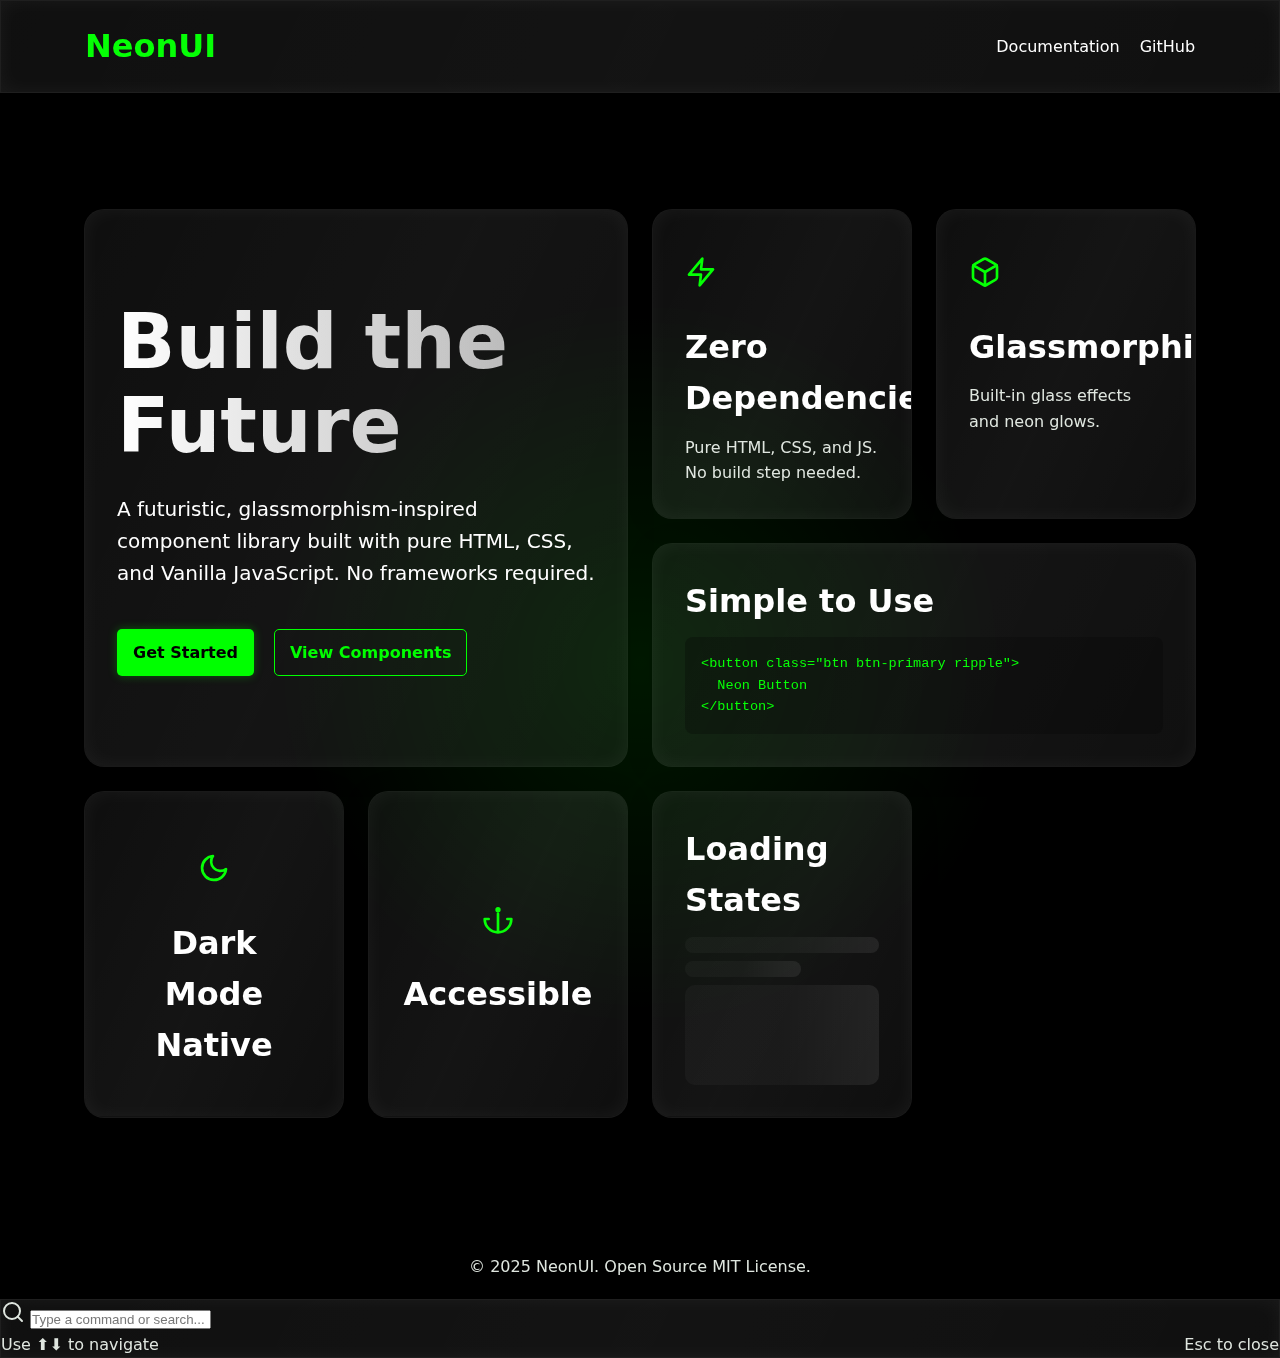
<file: index.html>
<!DOCTYPE html>
<html lang="en">
<head>
    <meta charset="UTF-8">
    <meta name="viewport" content="width=device-width, initial-scale=1.0">
    <title>Neon UI - The Future of Interfaces</title>
    <link rel="stylesheet" href="css/variables.css">
    <link rel="stylesheet" href="css/reset.css">
    <link rel="stylesheet" href="css/utilities.css">
    <link rel="stylesheet" href="css/animations.css">
    <link rel="stylesheet" href="css/components.css">
    <link rel="stylesheet" href="css/landing.css">
</head>
<body>
    <nav class="navbar glass sticky-top" style="z-index: 101;">
        <div class="container flex-between">
            <div class="flex-center gap-2">
                <div class="logo text-large text-primary animate-flicker">NeonUI</div>
            </div>
            <ul class="nav-links flex gap-2">
                <li><a href="docs/index.html" class="nav-link">Documentation</a></li>
                <li><a href="https://github.com" class="nav-link">GitHub</a></li>
            </ul>
        </div>
    </nav>

    <main class="container">
        <section class="landing-hero">
            <div class="bento-grid">
                <!-- Hero Main -->
                <div class="bento-item span-2 row-span-2 glass flex-center flex-col text-center" style="align-items: flex-start; text-align: left; justify-content: center;">
                    <h1 class="hero-title">Build the <span class="text-primary">Future</span></h1>
                    <p class="hero-subtitle">A futuristic, glassmorphism-inspired component library built with pure HTML, CSS, and Vanilla JavaScript. No frameworks required.</p>
                    <div class="flex gap-2">
                        <a href="docs/index.html" class="btn btn-primary ripple">Get Started</a>
                        <a href="docs/components/button.html" class="btn btn-outline ripple">View Components</a>
                    </div>
                </div>

                <!-- Feature 1: No Dependencies -->
                <div class="bento-item glass">
                    <div class="feature-icon text-primary">
                        <svg xmlns="http://www.w3.org/2000/svg" width="32" height="32" viewBox="0 0 24 24" fill="none" stroke="currentColor" stroke-width="2" stroke-linecap="round" stroke-linejoin="round"><polygon points="13 2 3 14 12 14 11 22 21 10 12 10 13 2"></polygon></svg>
                    </div>
                    <h3 class="text-large mb-1">Zero Dependencies</h3>
                    <p class="text-muted">Pure HTML, CSS, and JS. No build step needed.</p>
                </div>

                <!-- Feature 2: Glassmorphism -->
                <div class="bento-item glass">
                    <div class="feature-icon text-primary">
                        <svg xmlns="http://www.w3.org/2000/svg" width="32" height="32" viewBox="0 0 24 24" fill="none" stroke="currentColor" stroke-width="2" stroke-linecap="round" stroke-linejoin="round"><path d="M21 16V8a2 2 0 0 0-1-1.73l-7-4a2 2 0 0 0-2 0l-7 4A2 2 0 0 0 3 8v8a2 2 0 0 0 1 1.73l7 4a2 2 0 0 0 2 0l7-4A2 2 0 0 0 21 16z"></path><polyline points="3.27 6.96 12 12.01 20.73 6.96"></polyline><line x1="12" y1="22.08" x2="12" y2="12"></line></svg>
                    </div>
                    <h3 class="text-large mb-1">Glassmorphism</h3>
                    <p class="text-muted">Built-in glass effects and neon glows.</p>
                </div>

                <!-- Code Preview -->
                <div class="bento-item span-2 glass">
                    <h3 class="text-large mb-1">Simple to Use</h3>
                    <div class="code-preview">
                        &lt;button class="btn btn-primary ripple"&gt;<br>
                        &nbsp;&nbsp;Neon Button<br>
                        &lt;/button&gt;
                    </div>
                </div>

                <!-- Feature 3: Dark Mode -->
                <div class="bento-item glass flex-center">
                    <div class="text-center">
                        <div class="feature-icon animate-float text-primary">
                            <svg xmlns="http://www.w3.org/2000/svg" width="32" height="32" viewBox="0 0 24 24" fill="none" stroke="currentColor" stroke-width="2" stroke-linecap="round" stroke-linejoin="round"><path d="M21 12.79A9 9 0 1 1 11.21 3 7 7 0 0 0 21 12.79z"></path></svg>
                        </div>
                        <h3 class="text-large">Dark Mode Native</h3>
                    </div>
                </div>

                <!-- Feature 4: Accessible -->
                <div class="bento-item glass flex-center">
                    <div class="text-center">
                        <div class="feature-icon text-primary">
                            <svg xmlns="http://www.w3.org/2000/svg" width="32" height="32" viewBox="0 0 24 24" fill="none" stroke="currentColor" stroke-width="2" stroke-linecap="round" stroke-linejoin="round"><circle cx="12" cy="5" r="1"></circle><path d="M12 22V8M5 12H2a10 10 0 0 0 20 0h-3"></path></svg>
                        </div>
                        <h3 class="text-large">Accessible</h3>
                    </div>
                </div>

                <!-- Skeleton Demo -->
                <div class="bento-item glass">
                    <h3 class="text-large mb-1">Loading States</h3>
                    <div class="flex-col gap-1">
                        <div class="skeleton skeleton-text"></div>
                        <div class="skeleton skeleton-text short"></div>
                        <div class="skeleton skeleton-rect" style="height: 50px;"></div>
                    </div>
                </div>

            </div>
        </section>

        <footer class="footer mt-4 p-4 text-center text-muted border-top">
            <p>&copy; 2025 NeonUI. Open Source MIT License.</p>
        </footer>
    </main>

    <script type="module" src="js/ui.js"></script>
</body>
</html>
</file>
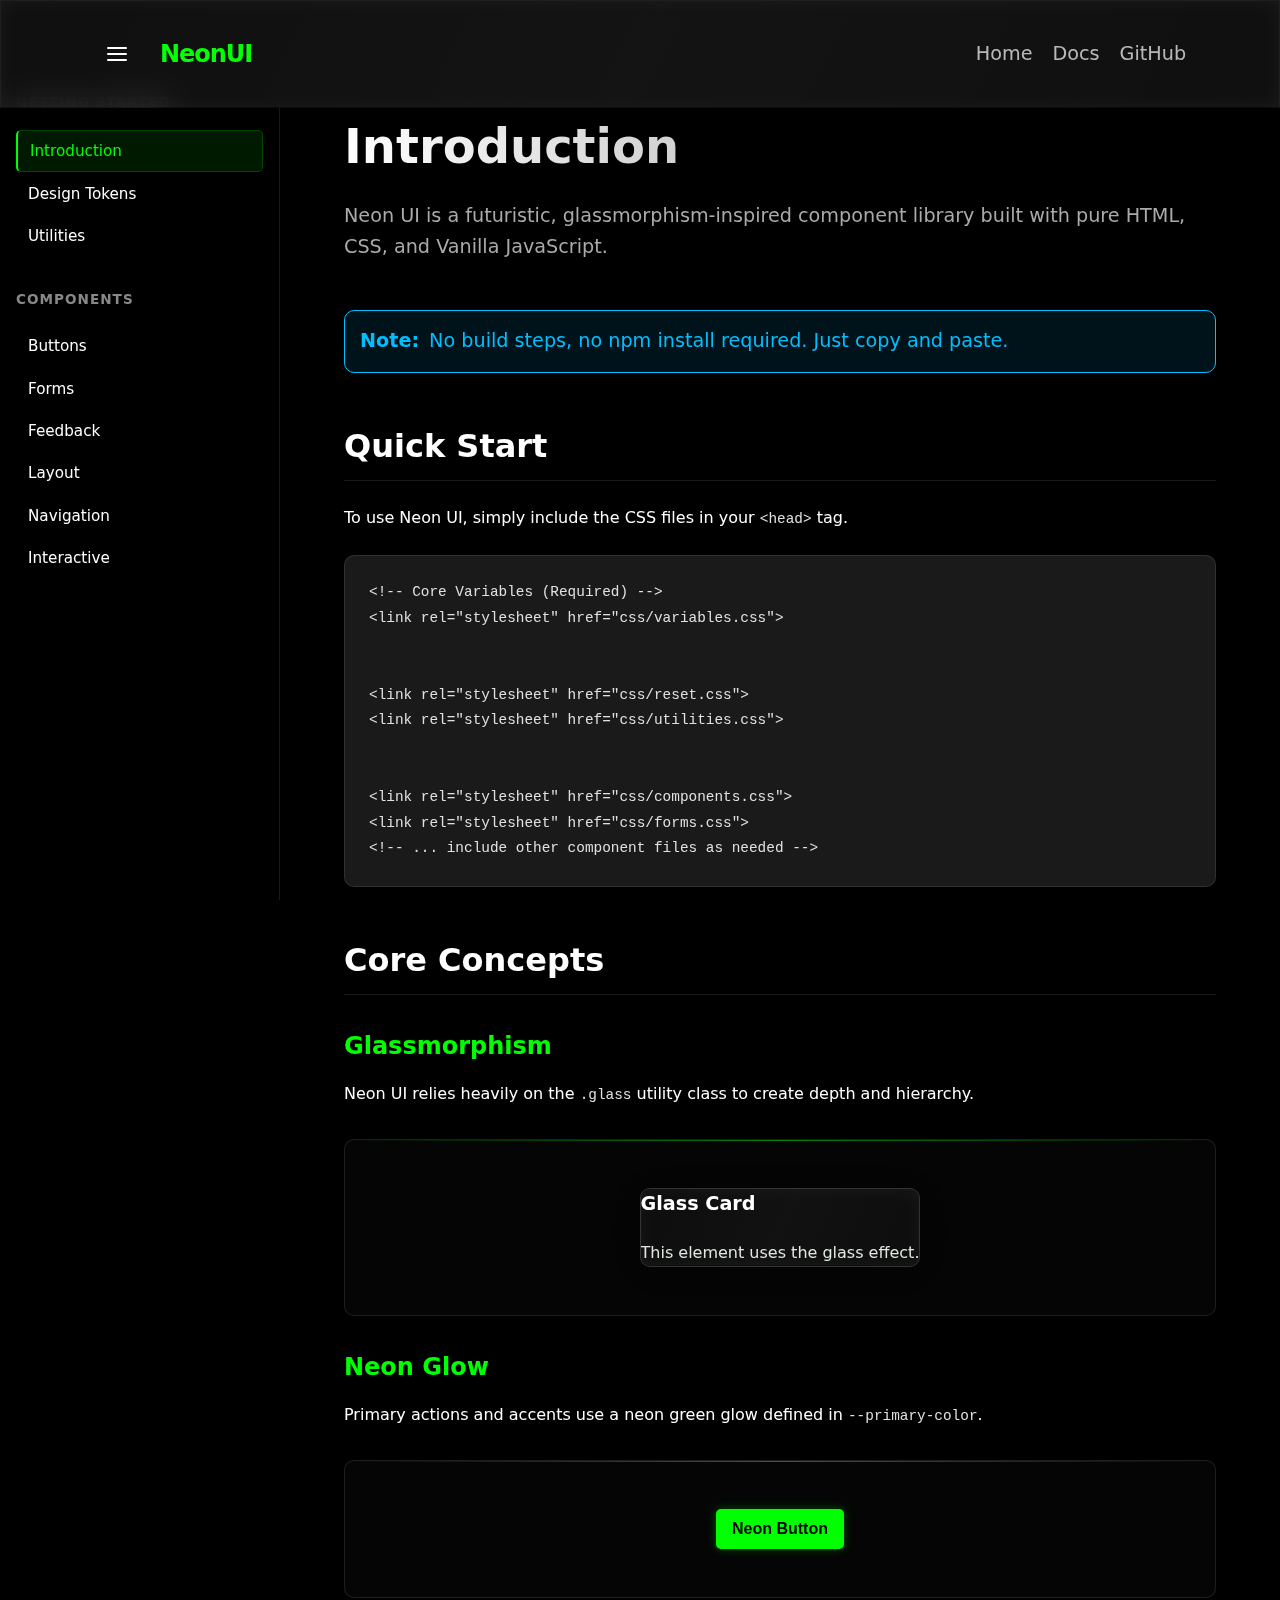
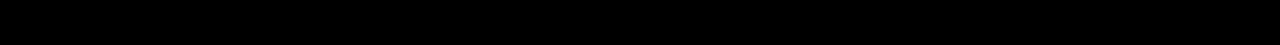
<file: docs/index.html>
<!DOCTYPE html>
<html lang="en">
<head>
    <meta charset="UTF-8">
    <meta name="viewport" content="width=device-width, initial-scale=1.0">
    <title>Neon UI - Documentation</title>
    <link rel="stylesheet" href="../css/variables.css">
    <link rel="stylesheet" href="../css/reset.css">
    <link rel="stylesheet" href="../css/utilities.css">
    <link rel="stylesheet" href="../css/animations.css">
    <link rel="stylesheet" href="../css/components.css">
    <link rel="stylesheet" href="../css/forms.css">
    <link rel="stylesheet" href="../css/file-upload.css">
    <link rel="stylesheet" href="../css/feedback.css">
    <link rel="stylesheet" href="../css/layout-components.css">
    <link rel="stylesheet" href="../css/navigation.css">
    <link rel="stylesheet" href="../css/interactive.css">
    <link rel="stylesheet" href="styles.css">
</head>
<body>
    <!-- Navbar -->
    <nav class="navbar glass sticky-top" style="z-index: 101;">
        <div class="container flex-between">
            <div class="flex-center gap-2">
                <button class="btn btn-icon btn-ghost" data-toggle-sidebar>
                    <svg xmlns="http://www.w3.org/2000/svg" width="24" height="24" viewBox="0 0 24 24" fill="none" stroke="currentColor" stroke-width="2" stroke-linecap="round" stroke-linejoin="round"><line x1="3" y1="12" x2="21" y2="12"></line><line x1="3" y1="6" x2="21" y2="6"></line><line x1="3" y1="18" x2="21" y2="18"></line></svg>
                </button>
                <a href="../index.html" class="logo text-large text-primary animate-flicker" style="text-decoration: none;">NeonUI</a>
            </div>
            <ul class="nav-links flex gap-2">
                <li><a href="../index.html" class="nav-link">Home</a></li>
                <li><a href="index.html" class="nav-link active">Docs</a></li>
                <li><a href="https://github.com" class="nav-link">GitHub</a></li>
            </ul>
        </div>
    </nav>

    <div class="docs-layout">
        <!-- Sidebar -->
        <aside class="docs-sidebar">
            <div class="sidebar-group">
                <div class="sidebar-title">Getting Started</div>
                <a href="index.html" class="sidebar-link">Introduction</a>
                <a href="tokens.html" class="sidebar-link">Design Tokens</a>
                <a href="utilities.html" class="sidebar-link">Utilities</a>
            </div>
            
            <div class="sidebar-group">
                <div class="sidebar-title">Components</div>
                <a href="components/buttons.html" class="sidebar-link">Buttons</a>
                <a href="components/forms.html" class="sidebar-link">Forms</a>
                <a href="components/feedback.html" class="sidebar-link">Feedback</a>
                <a href="components/layout.html" class="sidebar-link">Layout</a>
                <a href="components/navigation.html" class="sidebar-link">Navigation</a>
                <a href="components/interactive.html" class="sidebar-link">Interactive</a>
            </div>
        </aside>

        <!-- Main Content -->
        <main class="docs-content">
            <h1 class="docs-title">Introduction</h1>
            <p class="docs-subtitle">Neon UI is a futuristic, glassmorphism-inspired component library built with pure HTML, CSS, and Vanilla JavaScript.</p>

            <div class="alert alert-info mb-4">
                <strong>Note:</strong> No build steps, no npm install required. Just copy and paste.
            </div>

            <h2 class="section-title">Quick Start</h2>
            <p class="mb-2">To use Neon UI, simply include the CSS files in your <code>&lt;head&gt;</code> tag.</p>

            <pre><code class="language-html">&lt;!-- Core Variables (Required) --&gt;
&lt;link rel="stylesheet" href="css/variables.css"&gt;

<!-- Reset & Utilities -->
&lt;link rel="stylesheet" href="css/reset.css"&gt;
&lt;link rel="stylesheet" href="css/utilities.css"&gt;

<!-- Components -->
&lt;link rel="stylesheet" href="css/components.css"&gt;
&lt;link rel="stylesheet" href="css/forms.css"&gt;
&lt;!-- ... include other component files as needed --&gt;</code></pre>

            <h2 class="section-title">Core Concepts</h2>
            
            <h3 class="subsection-title">Glassmorphism</h3>
            <p class="mb-2">Neon UI relies heavily on the <code>.glass</code> utility class to create depth and hierarchy.</p>
            <div class="preview-box">
                <div class="card glass p-4">
                    <h3 class="text-medium mb-2">Glass Card</h3>
                    <p class="text-muted">This element uses the glass effect.</p>
                </div>
            </div>

            <h3 class="subsection-title">Neon Glow</h3>
            <p class="mb-2">Primary actions and accents use a neon green glow defined in <code>--primary-color</code>.</p>
            <div class="preview-box">
                <button class="btn btn-primary ripple">Neon Button</button>
            </div>

        </main>
    </div>

    <div class="sidebar-overlay"></div>
    <script src="script.js"></script>
    <script type="module" src="../js/ui.js"></script>
</body>
</html>
</file>
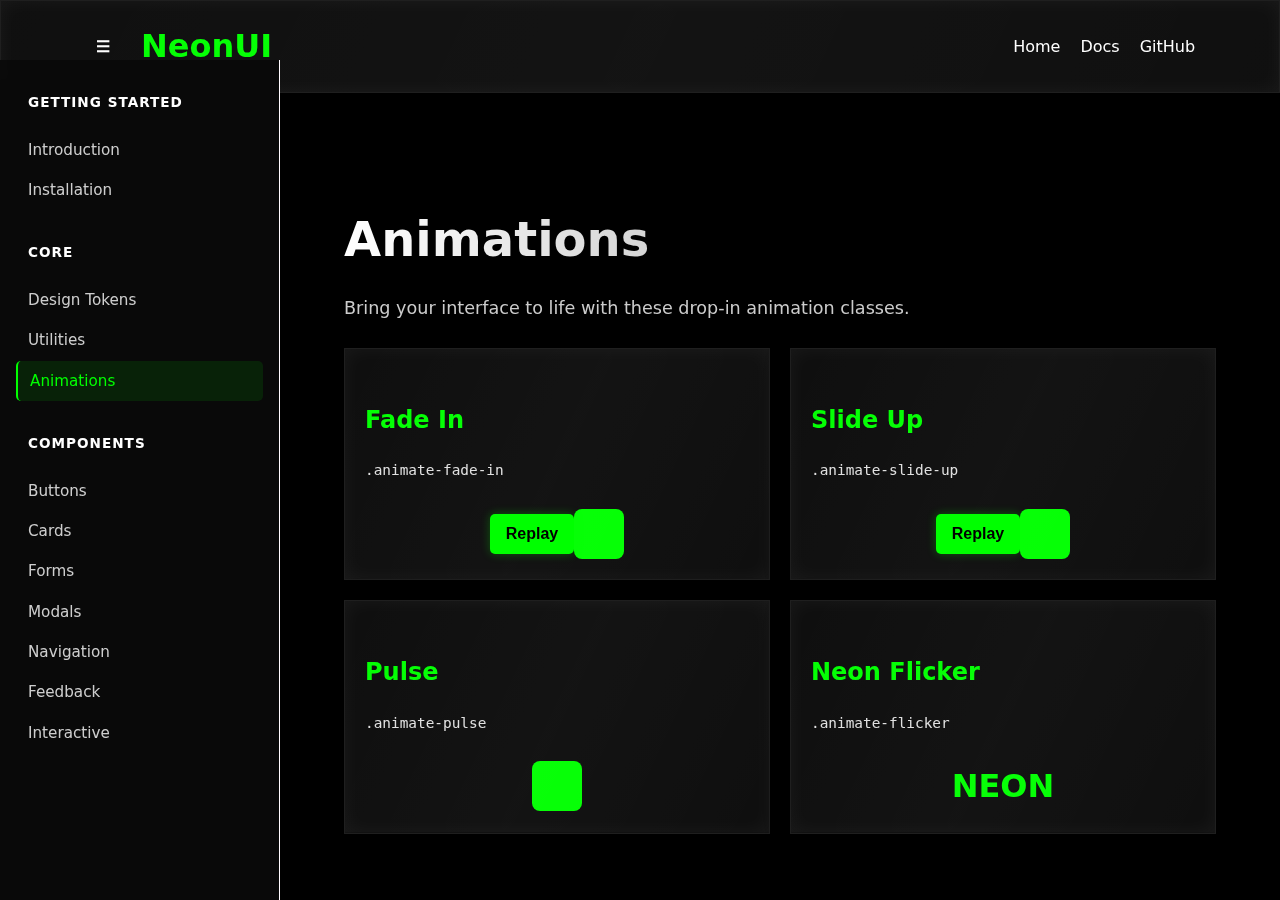
<file: docs/animations.html>
<!DOCTYPE html>
<html lang="en">
<head>
    <meta charset="UTF-8">
    <meta name="viewport" content="width=device-width, initial-scale=1.0">
    <title>Animations - Neon UI Docs</title>
    <link rel="stylesheet" href="../css/variables.css">
    <link rel="stylesheet" href="../css/reset.css">
    <link rel="stylesheet" href="../css/utilities.css">
    <link rel="stylesheet" href="../css/components.css">
    <link rel="stylesheet" href="../css/animations.css">
    <link rel="stylesheet" href="assets/docs.css">
</head>
<body>
    <div class="docs-layout">
        <main class="docs-content">
            <h1>Animations</h1>
            <p>Bring your interface to life with these drop-in animation classes.</p>

            <div class="grid grid-2 gap-2">
                <!-- Fade In -->
                <div class="card p-2 glass">
                    <h3>Fade In</h3>
                    <p class="text-small text-muted mb-2"><code>.animate-fade-in</code></p>
                    <div class="flex-center p-4 border rounded">
                        <button class="btn btn-primary" onclick="replayAnimation(this, 'animate-fade-in')">Replay</button>
                        <div class="box animate-fade-in ml-2"></div>
                    </div>
                </div>

                <!-- Slide Up -->
                <div class="card p-2 glass">
                    <h3>Slide Up</h3>
                    <p class="text-small text-muted mb-2"><code>.animate-slide-up</code></p>
                    <div class="flex-center p-4 border rounded">
                        <button class="btn btn-primary" onclick="replayAnimation(this, 'animate-slide-up')">Replay</button>
                        <div class="box animate-slide-up ml-2"></div>
                    </div>
                </div>

                <!-- Pulse -->
                <div class="card p-2 glass">
                    <h3>Pulse</h3>
                    <p class="text-small text-muted mb-2"><code>.animate-pulse</code></p>
                    <div class="flex-center p-4 border rounded">
                        <div class="box animate-pulse"></div>
                    </div>
                </div>

                <!-- Flicker -->
                <div class="card p-2 glass">
                    <h3>Neon Flicker</h3>
                    <p class="text-small text-muted mb-2"><code>.animate-flicker</code></p>
                    <div class="flex-center p-4 border rounded">
                        <div class="text-large text-primary animate-flicker">NEON</div>
                    </div>
                </div>
            </div>

            <style>
                .box {
                    width: 50px;
                    height: 50px;
                    background: var(--primary-color);
                    border-radius: 8px;
                }
            </style>

            <script>
                function replayAnimation(btn, animationClass) {
                    const target = btn.nextElementSibling;
                    target.classList.remove(animationClass);
                    void target.offsetWidth; // trigger reflow
                    target.classList.add(animationClass);
                }
            </script>

        </main>
    </div>
    <script src="assets/docs.js"></script>
</body>
</html>
</file>
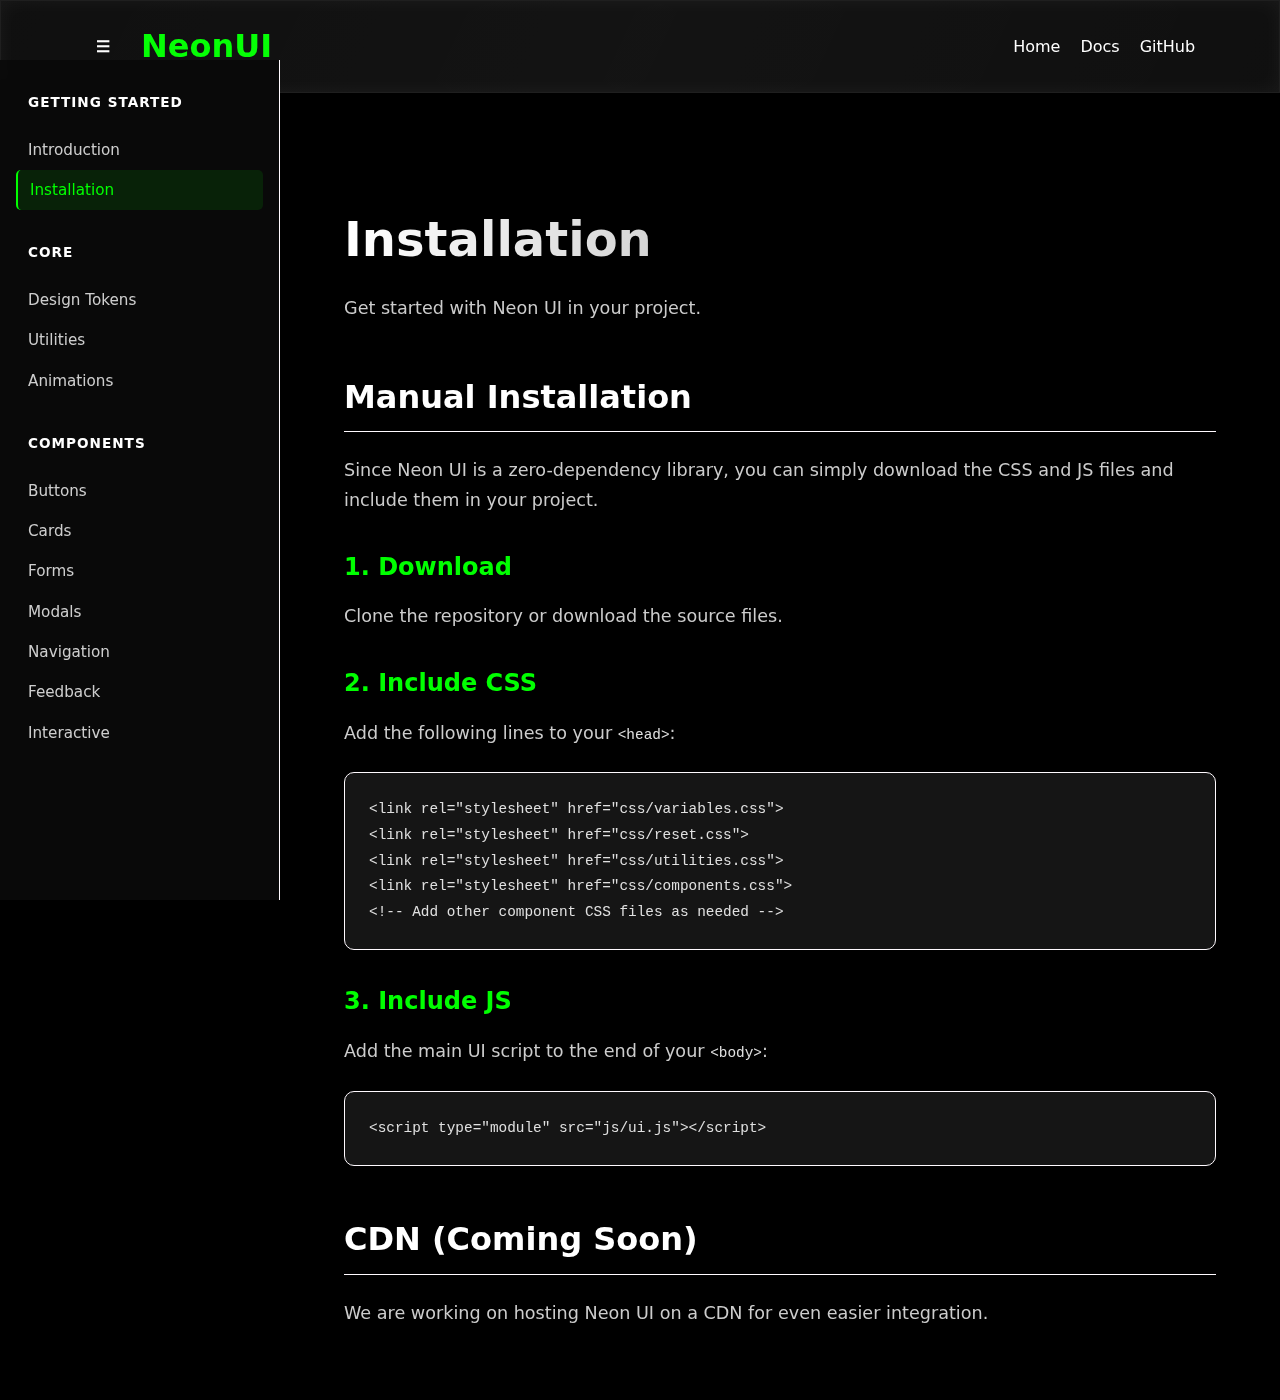
<file: docs/installation.html>
<!DOCTYPE html>
<html lang="en">
<head>
    <meta charset="UTF-8">
    <meta name="viewport" content="width=device-width, initial-scale=1.0">
    <title>Installation - Neon UI Docs</title>
    <link rel="stylesheet" href="../css/variables.css">
    <link rel="stylesheet" href="../css/reset.css">
    <link rel="stylesheet" href="../css/utilities.css">
    <link rel="stylesheet" href="../css/components.css">
    <link rel="stylesheet" href="assets/docs.css">
</head>
<body>
    <div class="docs-layout">
        <main class="docs-content">
            <h1>Installation</h1>
            <p>Get started with Neon UI in your project.</p>

            <h2>Manual Installation</h2>
            <p>Since Neon UI is a zero-dependency library, you can simply download the CSS and JS files and include them in your project.</p>

            <h3>1. Download</h3>
            <p>Clone the repository or download the source files.</p>

            <h3>2. Include CSS</h3>
            <p>Add the following lines to your <code>&lt;head&gt;</code>:</p>
            <pre><code>&lt;link rel="stylesheet" href="css/variables.css"&gt;
&lt;link rel="stylesheet" href="css/reset.css"&gt;
&lt;link rel="stylesheet" href="css/utilities.css"&gt;
&lt;link rel="stylesheet" href="css/components.css"&gt;
&lt;!-- Add other component CSS files as needed --&gt;</code></pre>

            <h3>3. Include JS</h3>
            <p>Add the main UI script to the end of your <code>&lt;body&gt;</code>:</p>
            <pre><code>&lt;script type="module" src="js/ui.js"&gt;&lt;/script&gt;</code></pre>

            <h2>CDN (Coming Soon)</h2>
            <p>We are working on hosting Neon UI on a CDN for even easier integration.</p>

        </main>
    </div>
    <script src="assets/docs.js"></script>
</body>
</html>
</file>
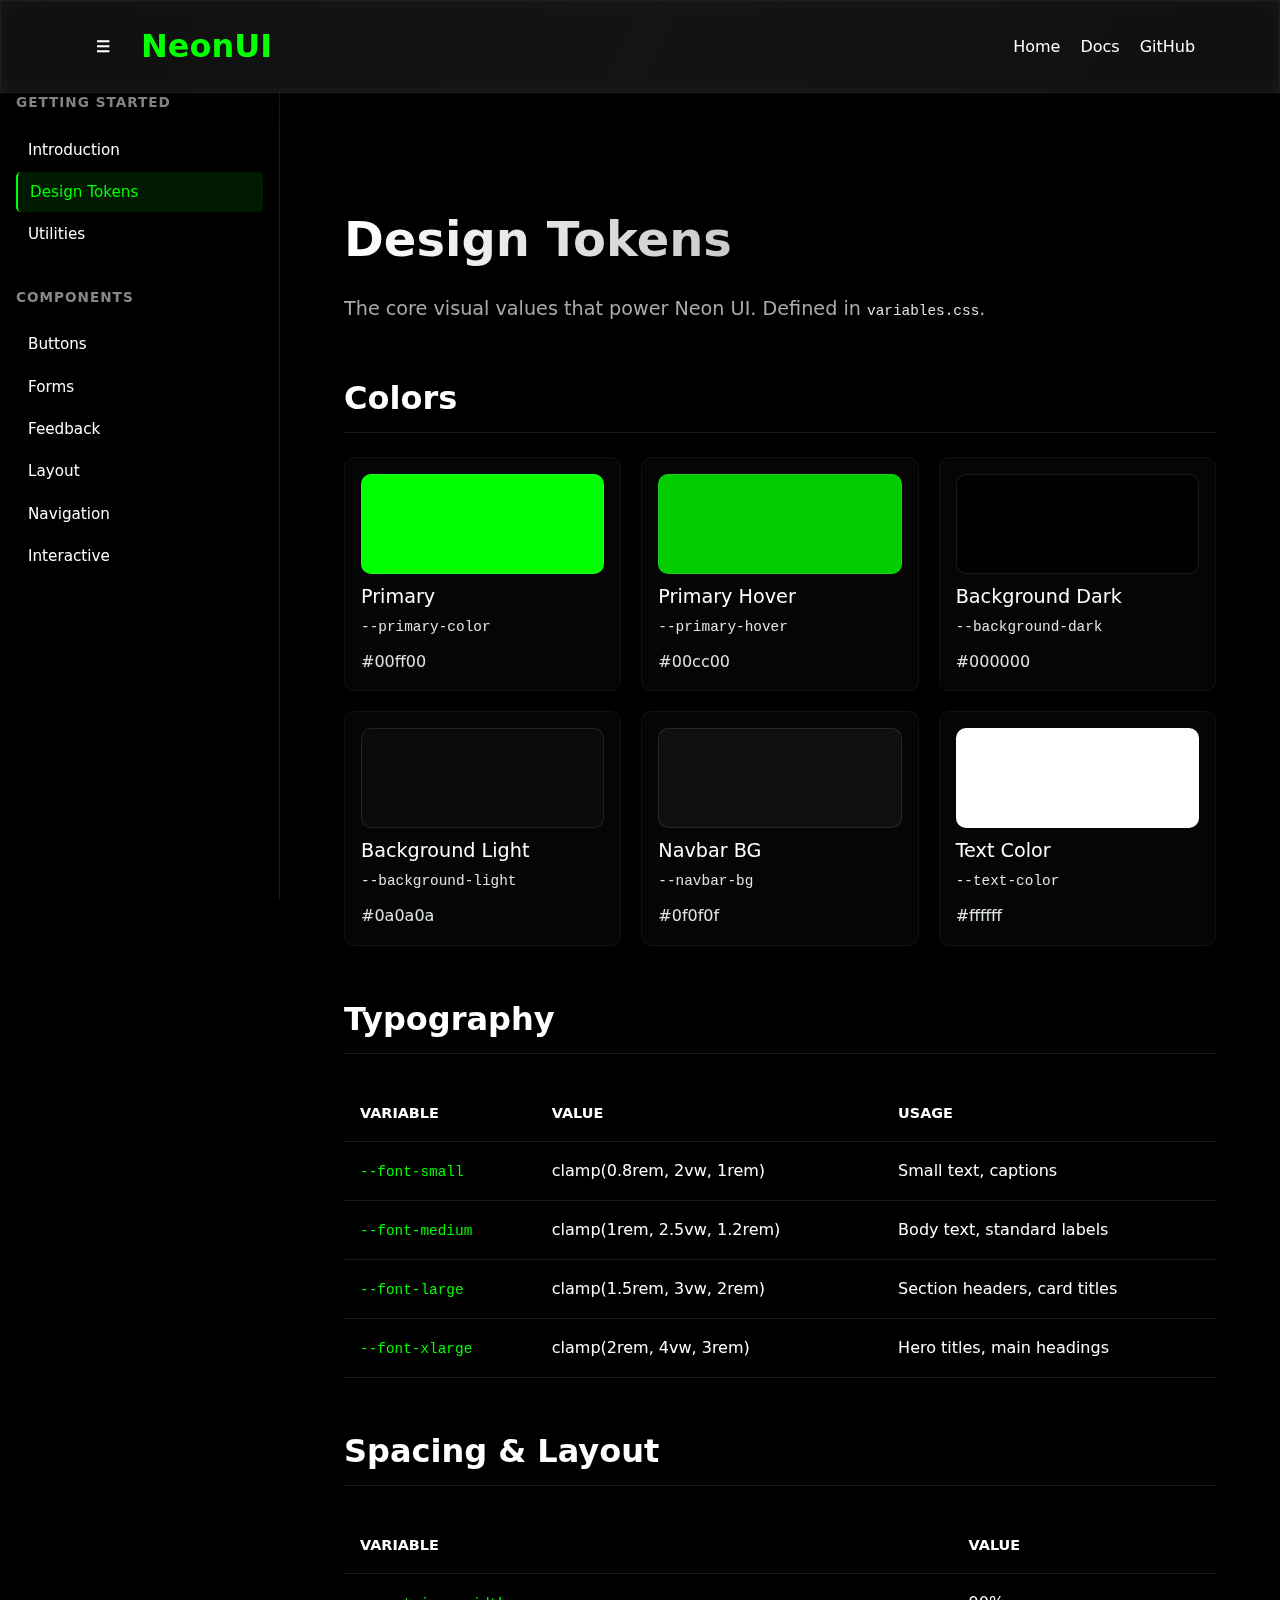
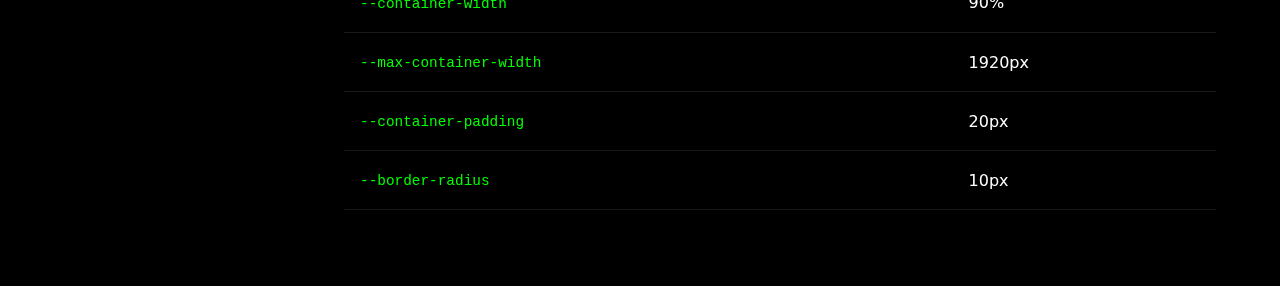
<file: docs/tokens.html>
<!DOCTYPE html>
<html lang="en">
<head>
    <meta charset="UTF-8">
    <meta name="viewport" content="width=device-width, initial-scale=1.0">
    <title>Design Tokens - Neon UI</title>
    <link rel="stylesheet" href="../css/variables.css">
    <link rel="stylesheet" href="../css/reset.css">
    <link rel="stylesheet" href="../css/utilities.css">
    <link rel="stylesheet" href="../css/animations.css">
    <link rel="stylesheet" href="../css/components.css">
    <link rel="stylesheet" href="styles.css">
    <style>
        .color-swatch {
            width: 100%;
            height: 100px;
            border-radius: var(--border-radius);
            margin-bottom: 0.5rem;
            border: 1px solid rgba(255,255,255,0.1);
        }
        .token-card {
            background: rgba(255,255,255,0.02);
            padding: 1rem;
            border-radius: var(--border-radius);
            border: 1px solid rgba(255,255,255,0.05);
        }
    </style>
</head>
<body>
    <nav class="navbar glass sticky-top" style="z-index: 101;">
        <div class="container flex-between">
            <div class="flex-center gap-2">
                <button class="btn btn-icon btn-ghost" data-toggle-sidebar>☰</button>
                <a href="../index.html" class="logo text-large text-primary animate-flicker" style="text-decoration: none;">NeonUI</a>
            </div>
            <ul class="nav-links flex gap-2">
                <li><a href="../index.html" class="nav-link">Home</a></li>
                <li><a href="index.html" class="nav-link active">Docs</a></li>
                <li><a href="https://github.com" class="nav-link">GitHub</a></li>
            </ul>
        </div>
    </nav>

    <div class="docs-layout">
        <aside class="docs-sidebar">
            <div class="sidebar-group">
                <div class="sidebar-title">Getting Started</div>
                <a href="index.html" class="sidebar-link">Introduction</a>
                <a href="tokens.html" class="sidebar-link active">Design Tokens</a>
                <a href="utilities.html" class="sidebar-link">Utilities</a>
            </div>
            <div class="sidebar-group">
                <div class="sidebar-title">Components</div>
                <a href="components/buttons.html" class="sidebar-link">Buttons</a>
                <a href="components/forms.html" class="sidebar-link">Forms</a>
                <a href="components/feedback.html" class="sidebar-link">Feedback</a>
                <a href="components/layout.html" class="sidebar-link">Layout</a>
                <a href="components/navigation.html" class="sidebar-link">Navigation</a>
                <a href="components/interactive.html" class="sidebar-link">Interactive</a>
            </div>
        </aside>

        <main class="docs-content">
            <h1 class="docs-title">Design Tokens</h1>
            <p class="docs-subtitle">The core visual values that power Neon UI. Defined in <code>variables.css</code>.</p>

            <h2 class="section-title">Colors</h2>
            <div class="grid grid-3 gap-2">
                <div class="token-card">
                    <div class="color-swatch" style="background: var(--primary-color);"></div>
                    <div class="text-medium">Primary</div>
                    <code class="text-muted">--primary-color</code>
                    <div class="text-small text-muted mt-1">#00ff00</div>
                </div>
                <div class="token-card">
                    <div class="color-swatch" style="background: var(--primary-hover);"></div>
                    <div class="text-medium">Primary Hover</div>
                    <code class="text-muted">--primary-hover</code>
                    <div class="text-small text-muted mt-1">#00cc00</div>
                </div>
                <div class="token-card">
                    <div class="color-swatch" style="background: var(--background-dark);"></div>
                    <div class="text-medium">Background Dark</div>
                    <code class="text-muted">--background-dark</code>
                    <div class="text-small text-muted mt-1">#000000</div>
                </div>
                <div class="token-card">
                    <div class="color-swatch" style="background: var(--background-light);"></div>
                    <div class="text-medium">Background Light</div>
                    <code class="text-muted">--background-light</code>
                    <div class="text-small text-muted mt-1">#0a0a0a</div>
                </div>
                <div class="token-card">
                    <div class="color-swatch" style="background: var(--navbar-bg);"></div>
                    <div class="text-medium">Navbar BG</div>
                    <code class="text-muted">--navbar-bg</code>
                    <div class="text-small text-muted mt-1">#0f0f0f</div>
                </div>
                <div class="token-card">
                    <div class="color-swatch" style="background: var(--text-color);"></div>
                    <div class="text-medium">Text Color</div>
                    <code class="text-muted">--text-color</code>
                    <div class="text-small text-muted mt-1">#ffffff</div>
                </div>
            </div>

            <h2 class="section-title">Typography</h2>
            <table class="props-table">
                <thead>
                    <tr>
                        <th>Variable</th>
                        <th>Value</th>
                        <th>Usage</th>
                    </tr>
                </thead>
                <tbody>
                    <tr>
                        <td><code class="prop-name">--font-small</code></td>
                        <td>clamp(0.8rem, 2vw, 1rem)</td>
                        <td>Small text, captions</td>
                    </tr>
                    <tr>
                        <td><code class="prop-name">--font-medium</code></td>
                        <td>clamp(1rem, 2.5vw, 1.2rem)</td>
                        <td>Body text, standard labels</td>
                    </tr>
                    <tr>
                        <td><code class="prop-name">--font-large</code></td>
                        <td>clamp(1.5rem, 3vw, 2rem)</td>
                        <td>Section headers, card titles</td>
                    </tr>
                    <tr>
                        <td><code class="prop-name">--font-xlarge</code></td>
                        <td>clamp(2rem, 4vw, 3rem)</td>
                        <td>Hero titles, main headings</td>
                    </tr>
                </tbody>
            </table>

            <h2 class="section-title">Spacing & Layout</h2>
            <table class="props-table">
                <thead>
                    <tr>
                        <th>Variable</th>
                        <th>Value</th>
                    </tr>
                </thead>
                <tbody>
                    <tr>
                        <td><code class="prop-name">--container-width</code></td>
                        <td>90%</td>
                    </tr>
                    <tr>
                        <td><code class="prop-name">--max-container-width</code></td>
                        <td>1920px</td>
                    </tr>
                    <tr>
                        <td><code class="prop-name">--container-padding</code></td>
                        <td>20px</td>
                    </tr>
                    <tr>
                        <td><code class="prop-name">--border-radius</code></td>
                        <td>10px</td>
                    </tr>
                </tbody>
            </table>
        </main>
    </div>
    <div class="sidebar-overlay"></div>
    <script src="script.js"></script>
</body>
</html>
</file>
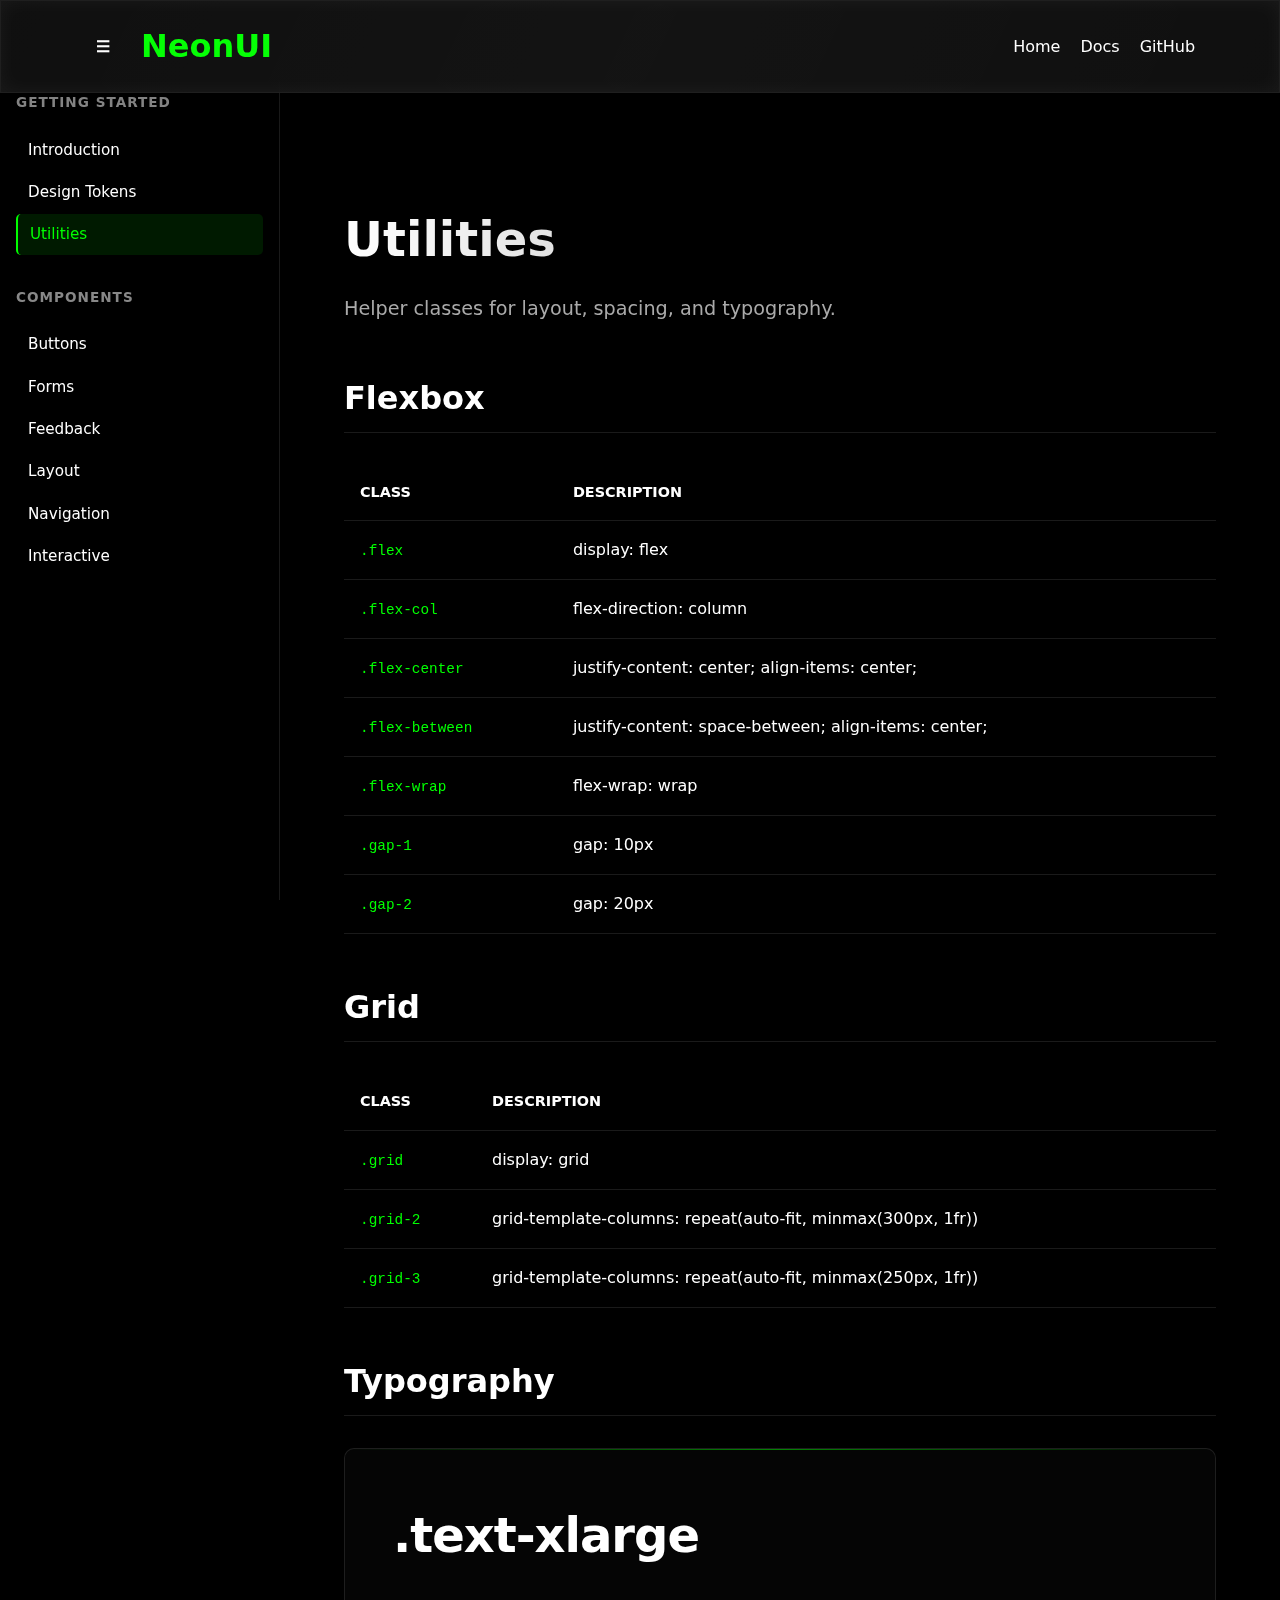
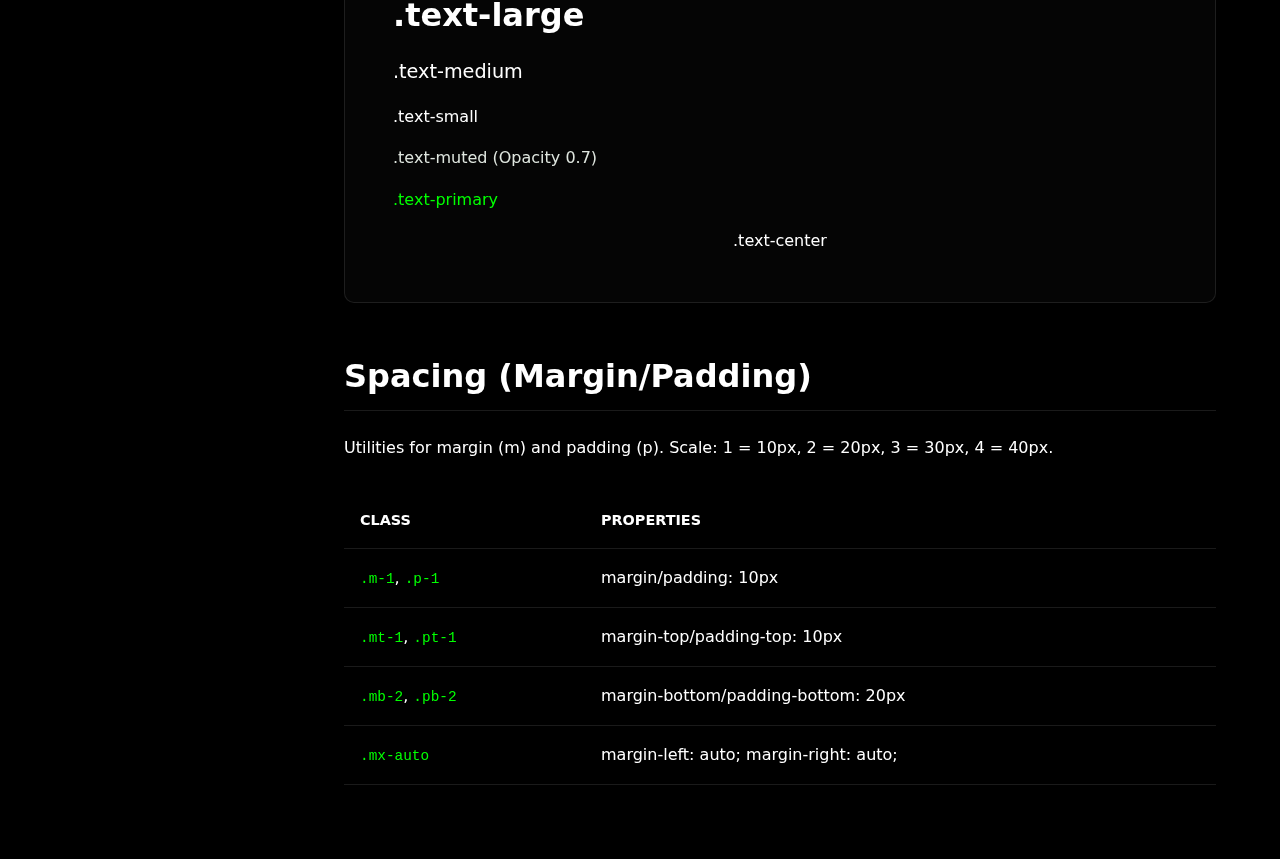
<file: docs/utilities.html>
<!DOCTYPE html>
<html lang="en">
<head>
    <meta charset="UTF-8">
    <meta name="viewport" content="width=device-width, initial-scale=1.0">
    <title>Utilities - Neon UI</title>
    <link rel="stylesheet" href="../css/variables.css">
    <link rel="stylesheet" href="../css/reset.css">
    <link rel="stylesheet" href="../css/utilities.css">
    <link rel="stylesheet" href="../css/animations.css">
    <link rel="stylesheet" href="../css/components.css">
    <link rel="stylesheet" href="styles.css">
</head>
<body>
    <nav class="navbar glass sticky-top" style="z-index: 101;">
        <div class="container flex-between">
            <div class="flex-center gap-2">
                <button class="btn btn-icon btn-ghost" data-toggle-sidebar>☰</button>
                <a href="../index.html" class="logo text-large text-primary animate-flicker" style="text-decoration: none;">NeonUI</a>
            </div>
            <ul class="nav-links flex gap-2">
                <li><a href="../index.html" class="nav-link">Home</a></li>
                <li><a href="index.html" class="nav-link active">Docs</a></li>
                <li><a href="https://github.com" class="nav-link">GitHub</a></li>
            </ul>
        </div>
    </nav>

    <div class="docs-layout">
        <aside class="docs-sidebar">
            <div class="sidebar-group">
                <div class="sidebar-title">Getting Started</div>
                <a href="index.html" class="sidebar-link">Introduction</a>
                <a href="tokens.html" class="sidebar-link">Design Tokens</a>
                <a href="utilities.html" class="sidebar-link active">Utilities</a>
            </div>
            <div class="sidebar-group">
                <div class="sidebar-title">Components</div>
                <a href="components/buttons.html" class="sidebar-link">Buttons</a>
                <a href="components/forms.html" class="sidebar-link">Forms</a>
                <a href="components/feedback.html" class="sidebar-link">Feedback</a>
                <a href="components/layout.html" class="sidebar-link">Layout</a>
                <a href="components/navigation.html" class="sidebar-link">Navigation</a>
                <a href="components/interactive.html" class="sidebar-link">Interactive</a>
            </div>
        </aside>

        <main class="docs-content">
            <h1 class="docs-title">Utilities</h1>
            <p class="docs-subtitle">Helper classes for layout, spacing, and typography.</p>

            <h2 class="section-title">Flexbox</h2>
            <table class="props-table">
                <thead>
                    <tr>
                        <th>Class</th>
                        <th>Description</th>
                    </tr>
                </thead>
                <tbody>
                    <tr>
                        <td><code class="prop-name">.flex</code></td>
                        <td>display: flex</td>
                    </tr>
                    <tr>
                        <td><code class="prop-name">.flex-col</code></td>
                        <td>flex-direction: column</td>
                    </tr>
                    <tr>
                        <td><code class="prop-name">.flex-center</code></td>
                        <td>justify-content: center; align-items: center;</td>
                    </tr>
                    <tr>
                        <td><code class="prop-name">.flex-between</code></td>
                        <td>justify-content: space-between; align-items: center;</td>
                    </tr>
                    <tr>
                        <td><code class="prop-name">.flex-wrap</code></td>
                        <td>flex-wrap: wrap</td>
                    </tr>
                    <tr>
                        <td><code class="prop-name">.gap-1</code></td>
                        <td>gap: 10px</td>
                    </tr>
                    <tr>
                        <td><code class="prop-name">.gap-2</code></td>
                        <td>gap: 20px</td>
                    </tr>
                </tbody>
            </table>

            <h2 class="section-title">Grid</h2>
            <table class="props-table">
                <thead>
                    <tr>
                        <th>Class</th>
                        <th>Description</th>
                    </tr>
                </thead>
                <tbody>
                    <tr>
                        <td><code class="prop-name">.grid</code></td>
                        <td>display: grid</td>
                    </tr>
                    <tr>
                        <td><code class="prop-name">.grid-2</code></td>
                        <td>grid-template-columns: repeat(auto-fit, minmax(300px, 1fr))</td>
                    </tr>
                    <tr>
                        <td><code class="prop-name">.grid-3</code></td>
                        <td>grid-template-columns: repeat(auto-fit, minmax(250px, 1fr))</td>
                    </tr>
                </tbody>
            </table>

            <h2 class="section-title">Typography</h2>
            <div class="preview-box flex-col" style="align-items: flex-start;">
                <p class="text-xlarge">.text-xlarge</p>
                <p class="text-large">.text-large</p>
                <p class="text-medium">.text-medium</p>
                <p class="text-small">.text-small</p>
                <p class="text-muted">.text-muted (Opacity 0.7)</p>
                <p class="text-primary">.text-primary</p>
                <p class="text-center w-full">.text-center</p>
            </div>

            <h2 class="section-title">Spacing (Margin/Padding)</h2>
            <p class="mb-2">Utilities for margin (m) and padding (p). Scale: 1 = 10px, 2 = 20px, 3 = 30px, 4 = 40px.</p>
            <table class="props-table">
                <thead>
                    <tr>
                        <th>Class</th>
                        <th>Properties</th>
                    </tr>
                </thead>
                <tbody>
                    <tr>
                        <td><code class="prop-name">.m-1</code>, <code class="prop-name">.p-1</code></td>
                        <td>margin/padding: 10px</td>
                    </tr>
                    <tr>
                        <td><code class="prop-name">.mt-1</code>, <code class="prop-name">.pt-1</code></td>
                        <td>margin-top/padding-top: 10px</td>
                    </tr>
                    <tr>
                        <td><code class="prop-name">.mb-2</code>, <code class="prop-name">.pb-2</code></td>
                        <td>margin-bottom/padding-bottom: 20px</td>
                    </tr>
                    <tr>
                        <td><code class="prop-name">.mx-auto</code></td>
                        <td>margin-left: auto; margin-right: auto;</td>
                    </tr>
                </tbody>
            </table>
        </main>
    </div>
    <div class="sidebar-overlay"></div>
    <script src="script.js"></script>
</body>
</html>
</file>
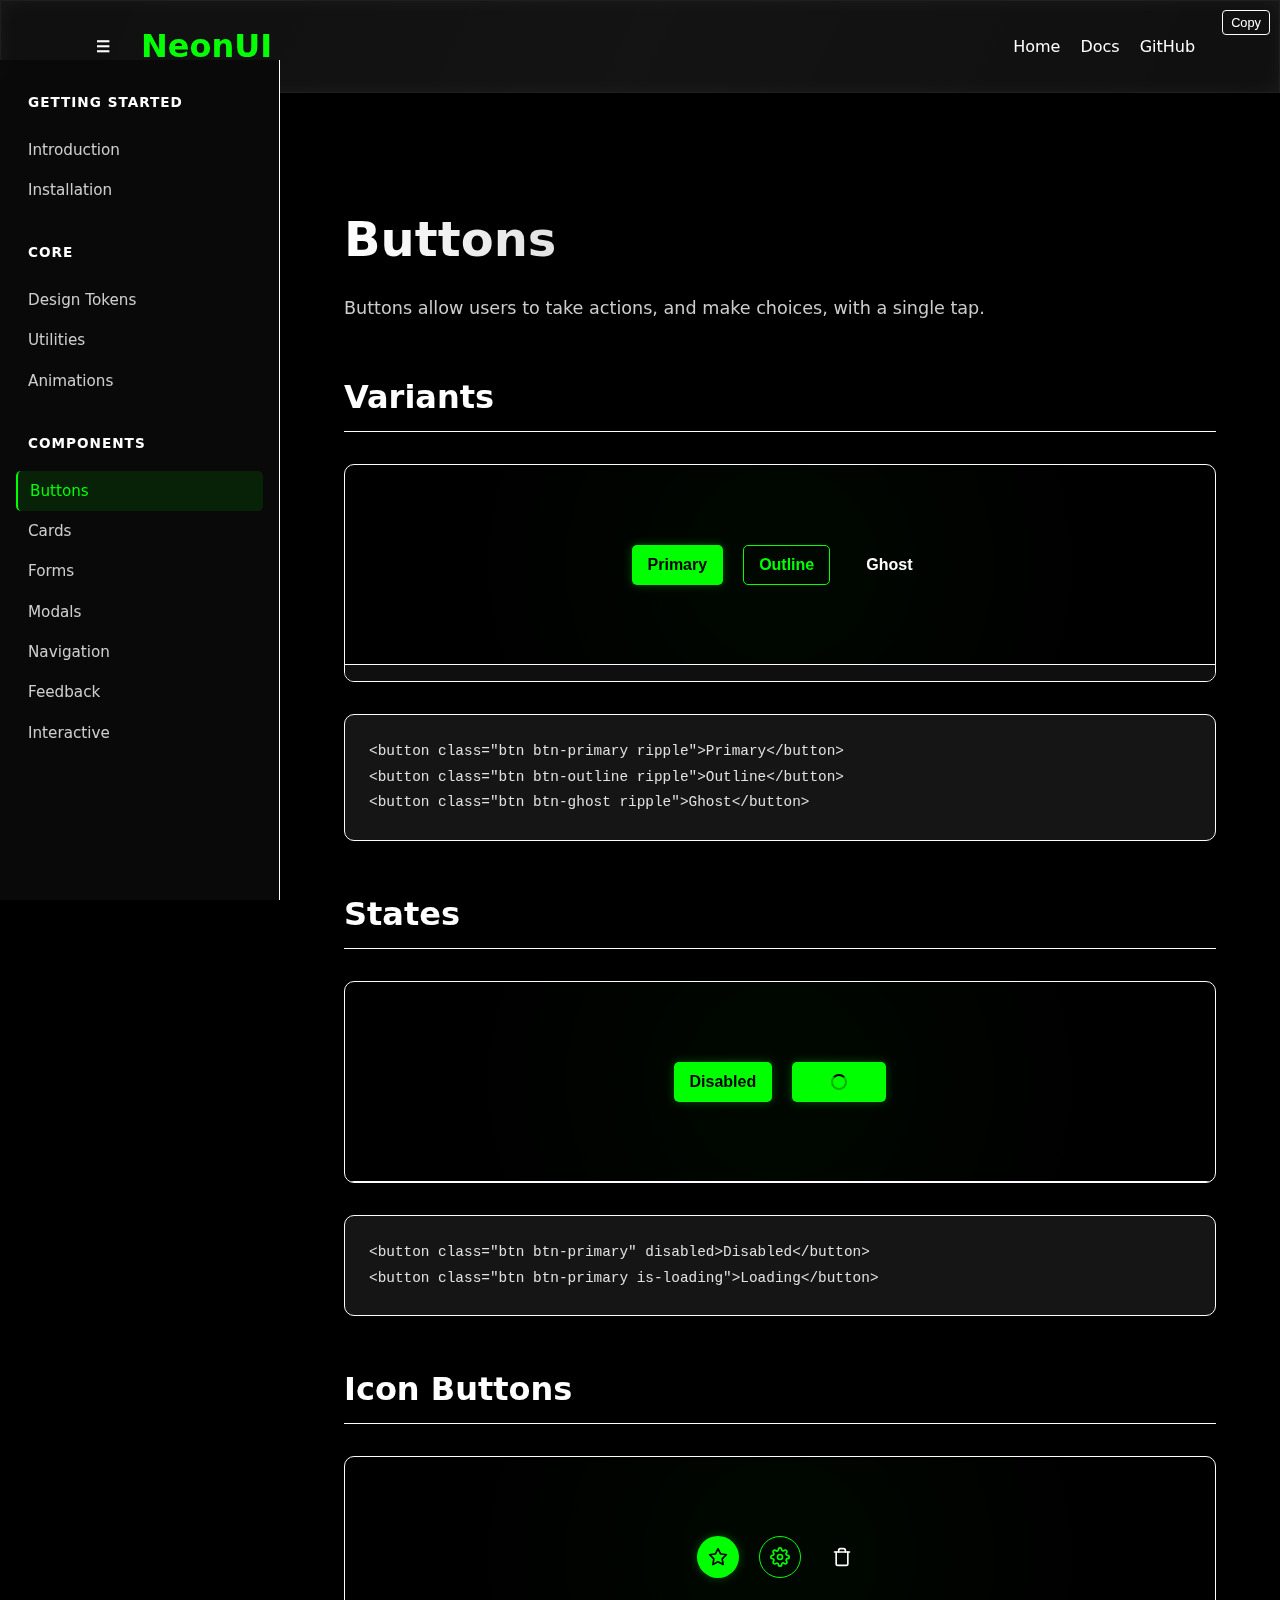
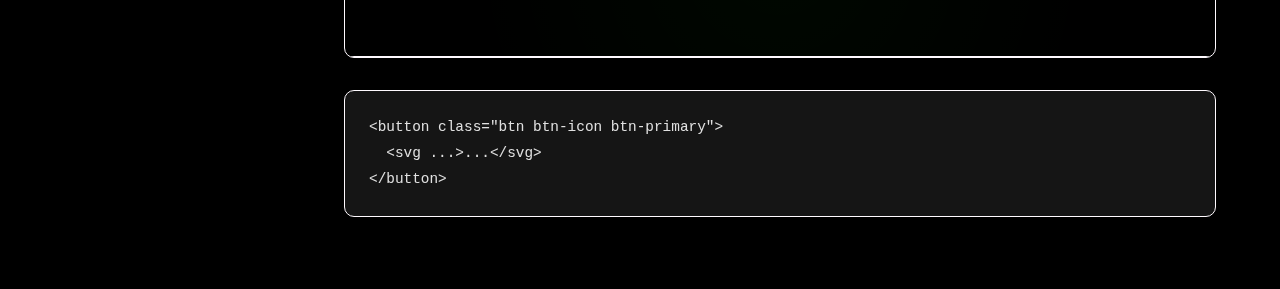
<file: docs/components/button.html>
<!DOCTYPE html>
<html lang="en">
<head>
    <meta charset="UTF-8">
    <meta name="viewport" content="width=device-width, initial-scale=1.0">
    <title>Buttons - Neon UI Docs</title>
    <link rel="stylesheet" href="../../css/variables.css">
    <link rel="stylesheet" href="../../css/reset.css">
    <link rel="stylesheet" href="../../css/utilities.css">
    <link rel="stylesheet" href="../../css/components.css">
    <link rel="stylesheet" href="../../css/animations.css">
    <link rel="stylesheet" href="../assets/docs.css">
</head>
<body>
    <div class="docs-layout">
        <main class="docs-content">
            <h1>Buttons</h1>
            <p>Buttons allow users to take actions, and make choices, with a single tap.</p>

            <h2>Variants</h2>
            <div class="component-preview">
                <div class="preview-body gap-2">
                    <button class="btn btn-primary ripple">Primary</button>
                    <button class="btn btn-outline ripple">Outline</button>
                    <button class="btn btn-ghost ripple">Ghost</button>
                </div>
                <div class="preview-footer">
                    <button class="copy-btn">Copy</button>
                </div>
            </div>
            <pre><code>&lt;button class="btn btn-primary ripple"&gt;Primary&lt;/button&gt;
&lt;button class="btn btn-outline ripple"&gt;Outline&lt;/button&gt;
&lt;button class="btn btn-ghost ripple"&gt;Ghost&lt;/button&gt;</code></pre>

            <h2>States</h2>
            <div class="component-preview">
                <div class="preview-body gap-2">
                    <button class="btn btn-primary" disabled>Disabled</button>
                    <button class="btn btn-primary is-loading">Loading</button>
                </div>
            </div>
            <pre><code>&lt;button class="btn btn-primary" disabled&gt;Disabled&lt;/button&gt;
&lt;button class="btn btn-primary is-loading"&gt;Loading&lt;/button&gt;</code></pre>

            <h2>Icon Buttons</h2>
            <div class="component-preview">
                <div class="preview-body gap-2">
                    <button class="btn btn-icon btn-primary">
                        <svg xmlns="http://www.w3.org/2000/svg" width="20" height="20" viewBox="0 0 24 24" fill="none" stroke="currentColor" stroke-width="2" stroke-linecap="round" stroke-linejoin="round"><polygon points="12 2 15.09 8.26 22 9.27 17 14.14 18.18 21.02 12 17.77 5.82 21.02 7 14.14 2 9.27 8.91 8.26 12 2"></polygon></svg>
                    </button>
                    <button class="btn btn-icon btn-outline">
                        <svg xmlns="http://www.w3.org/2000/svg" width="20" height="20" viewBox="0 0 24 24" fill="none" stroke="currentColor" stroke-width="2" stroke-linecap="round" stroke-linejoin="round"><circle cx="12" cy="12" r="3"></circle><path d="M19.4 15a1.65 1.65 0 0 0 .33 1.82l.06.06a2 2 0 0 1 0 2.83 2 2 0 0 1-2.83 0l-.06-.06a1.65 1.65 0 0 0-1.82-.33 1.65 1.65 0 0 0-1 1.51V21a2 2 0 0 1-2 2 2 2 0 0 1-2-2v-.09A1.65 1.65 0 0 0 9 19.4a1.65 1.65 0 0 0-1.82.33l-.06.06a2 2 0 0 1-2.83 0 2 2 0 0 1 0-2.83l.06-.06a1.65 1.65 0 0 0 .33-1.82 1.65 1.65 0 0 0-1.51-1H3a2 2 0 0 1-2-2 2 2 0 0 1 2-2h.09A1.65 1.65 0 0 0 4.6 9a1.65 1.65 0 0 0-.33-1.82l-.06-.06a2 2 0 0 1 0-2.83 2 2 0 0 1 2.83 0l.06.06a1.65 1.65 0 0 0 1.82.33H9a1.65 1.65 0 0 0 1-1.51V3a2 2 0 0 1 2-2 2 2 0 0 1 2 2v.09a1.65 1.65 0 0 0 1 1.51 1.65 1.65 0 0 0 1.82-.33l.06-.06a2 2 0 0 1 2.83 0 2 2 0 0 1 0 2.83l-.06.06a1.65 1.65 0 0 0-.33 1.82V9a1.65 1.65 0 0 0 1.51 1H21a2 2 0 0 1 2 2 2 2 0 0 1-2 2h-.09a1.65 1.65 0 0 0-1.51 1z"></path></svg>
                    </button>
                    <button class="btn btn-icon btn-ghost">
                        <svg xmlns="http://www.w3.org/2000/svg" width="20" height="20" viewBox="0 0 24 24" fill="none" stroke="currentColor" stroke-width="2" stroke-linecap="round" stroke-linejoin="round"><polyline points="3 6 5 6 21 6"></polyline><path d="M19 6v14a2 2 0 0 1-2 2H7a2 2 0 0 1-2-2V6m3 0V4a2 2 0 0 1 2-2h4a2 2 0 0 1 2 2v2"></path></svg>
                    </button>
                </div>
            </div>
            <pre><code>&lt;button class="btn btn-icon btn-primary"&gt;
  &lt;svg ...&gt;...&lt;/svg&gt;
&lt;/button&gt;</code></pre>

        </main>
    </div>
    <script src="../../js/components/button.js" type="module"></script>
    <script src="../assets/docs.js"></script>
</body>
</html>
</file>
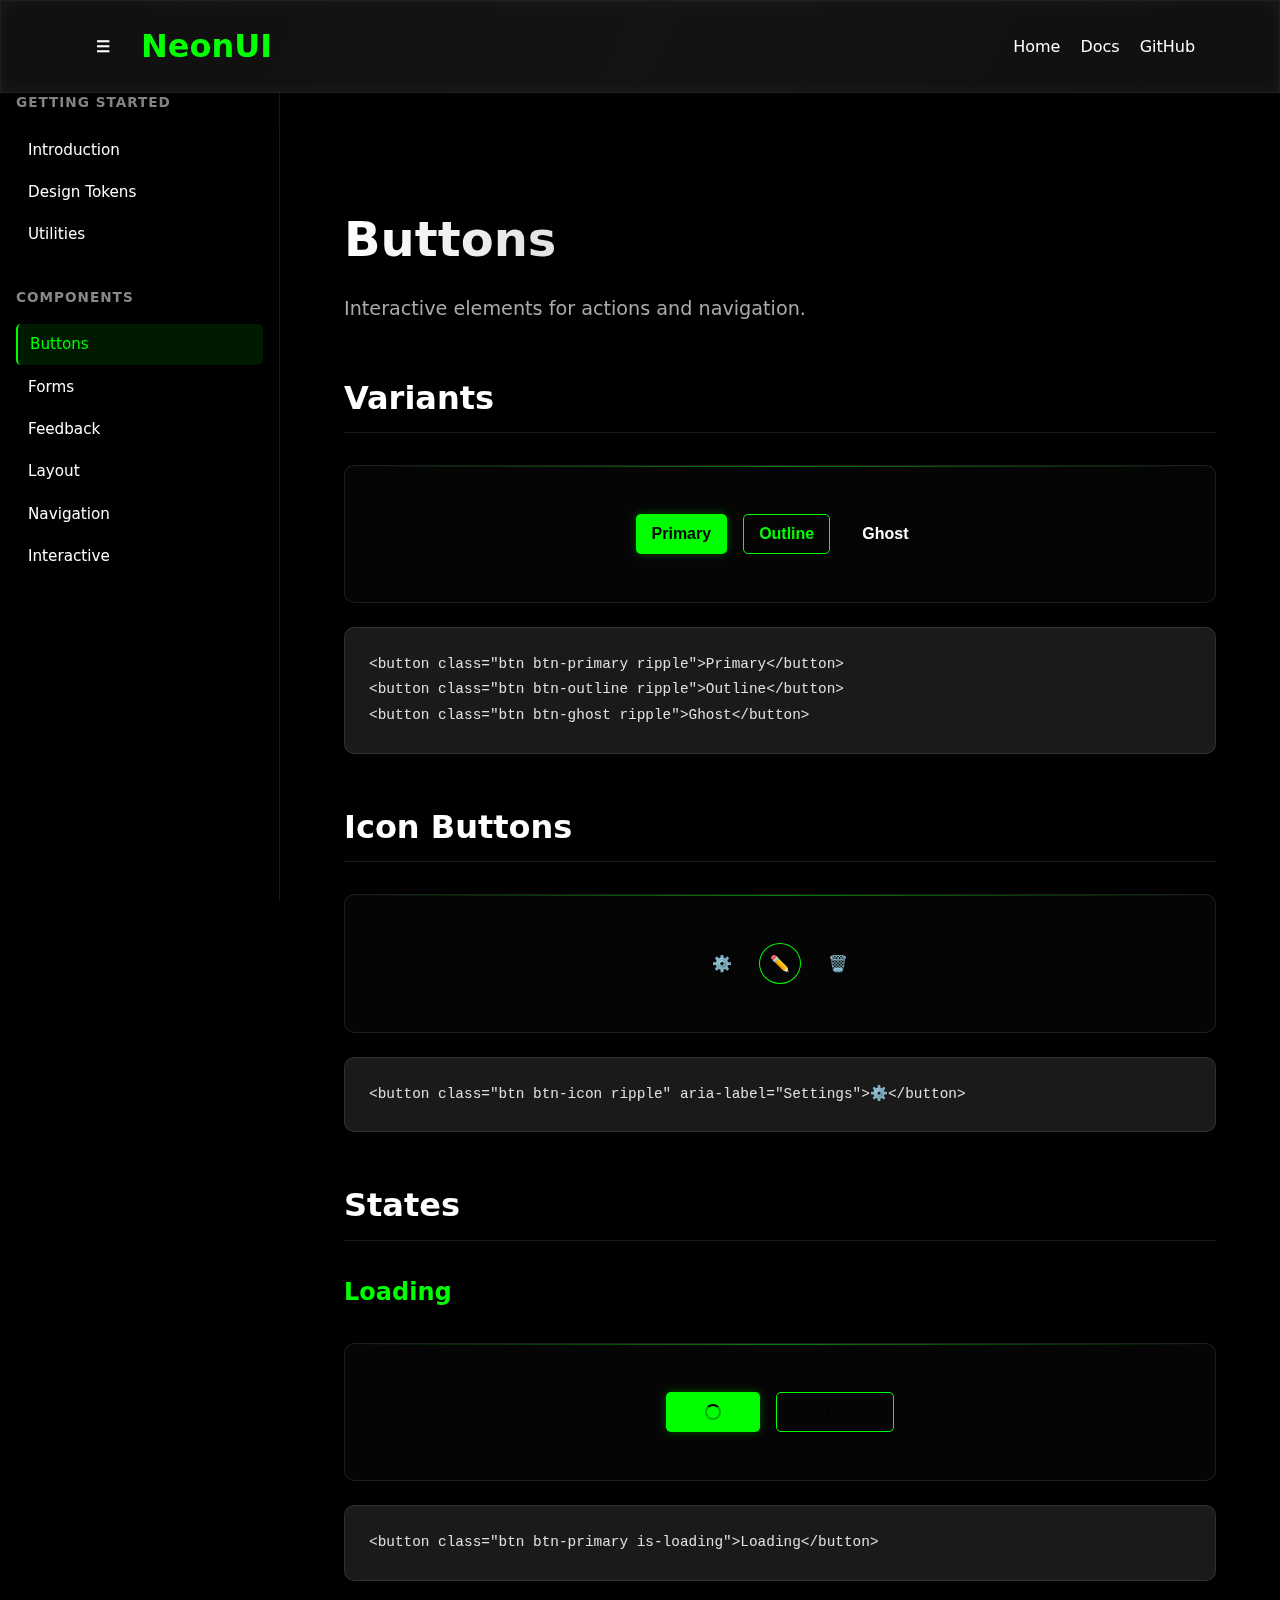
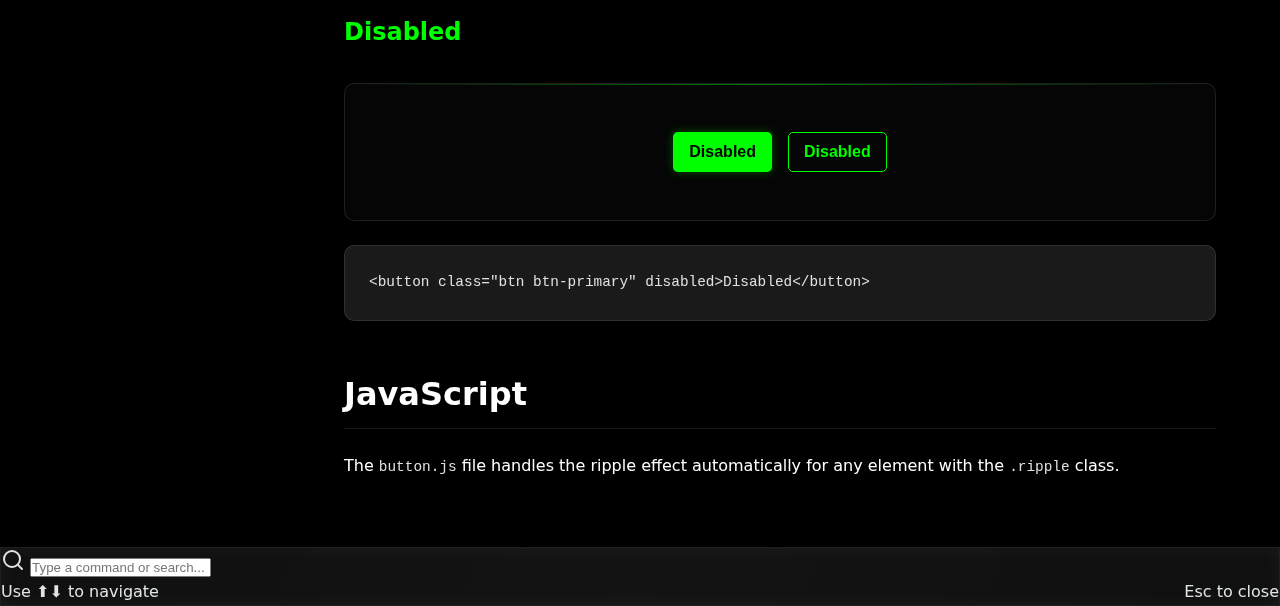
<file: docs/components/buttons.html>
<!DOCTYPE html>
<html lang="en">
<head>
    <meta charset="UTF-8">
    <meta name="viewport" content="width=device-width, initial-scale=1.0">
    <title>Buttons - Neon UI</title>
    <link rel="stylesheet" href="../../css/variables.css">
    <link rel="stylesheet" href="../../css/reset.css">
    <link rel="stylesheet" href="../../css/utilities.css">
    <link rel="stylesheet" href="../../css/animations.css">
    <link rel="stylesheet" href="../../css/components.css">
    <link rel="stylesheet" href="../styles.css">
</head>
<body>
    <nav class="navbar glass sticky-top" style="z-index: 101;">
        <div class="container flex-between">
            <div class="flex-center gap-2">
                <button class="btn btn-icon btn-ghost" data-toggle-sidebar>☰</button>
                <a href="../../index.html" class="logo text-large text-primary animate-flicker" style="text-decoration: none;">NeonUI</a>
            </div>
            <ul class="nav-links flex gap-2">
                <li><a href="../../index.html" class="nav-link">Home</a></li>
                <li><a href="../index.html" class="nav-link active">Docs</a></li>
                <li><a href="https://github.com" class="nav-link">GitHub</a></li>
            </ul>
        </div>
    </nav>

    <div class="docs-layout">
        <aside class="docs-sidebar">
            <div class="sidebar-group">
                <div class="sidebar-title">Getting Started</div>
                <a href="../index.html" class="sidebar-link">Introduction</a>
                <a href="../tokens.html" class="sidebar-link">Design Tokens</a>
                <a href="../utilities.html" class="sidebar-link">Utilities</a>
            </div>
            <div class="sidebar-group">
                <div class="sidebar-title">Components</div>
                <a href="buttons.html" class="sidebar-link active">Buttons</a>
                <a href="forms.html" class="sidebar-link">Forms</a>
                <a href="feedback.html" class="sidebar-link">Feedback</a>
                <a href="layout.html" class="sidebar-link">Layout</a>
                <a href="navigation.html" class="sidebar-link">Navigation</a>
                <a href="interactive.html" class="sidebar-link">Interactive</a>
            </div>
        </aside>

        <main class="docs-content">
            <h1 class="docs-title">Buttons</h1>
            <p class="docs-subtitle">Interactive elements for actions and navigation.</p>

            <h2 class="section-title">Variants</h2>
            <div class="preview-box">
                <button class="btn btn-primary ripple">Primary</button>
                <button class="btn btn-outline ripple">Outline</button>
                <button class="btn btn-ghost ripple">Ghost</button>
            </div>
            <pre><code class="language-html">&lt;button class="btn btn-primary ripple"&gt;Primary&lt;/button&gt;
&lt;button class="btn btn-outline ripple"&gt;Outline&lt;/button&gt;
&lt;button class="btn btn-ghost ripple"&gt;Ghost&lt;/button&gt;</code></pre>

            <h2 class="section-title">Icon Buttons</h2>
            <div class="preview-box">
                <button class="btn btn-icon ripple" aria-label="Settings">⚙️</button>
                <button class="btn btn-icon btn-outline ripple" aria-label="Edit">✏️</button>
                <button class="btn btn-icon btn-ghost ripple" aria-label="Delete">🗑️</button>
            </div>
            <pre><code class="language-html">&lt;button class="btn btn-icon ripple" aria-label="Settings"&gt;⚙️&lt;/button&gt;</code></pre>

            <h2 class="section-title">States</h2>
            <h3 class="subsection-title">Loading</h3>
            <div class="preview-box">
                <button class="btn btn-primary is-loading">Loading</button>
                <button class="btn btn-outline is-loading">Processing</button>
            </div>
            <pre><code class="language-html">&lt;button class="btn btn-primary is-loading"&gt;Loading&lt;/button&gt;</code></pre>

            <h3 class="subsection-title">Disabled</h3>
            <div class="preview-box">
                <button class="btn btn-primary" disabled>Disabled</button>
                <button class="btn btn-outline" disabled>Disabled</button>
            </div>
            <pre><code class="language-html">&lt;button class="btn btn-primary" disabled&gt;Disabled&lt;/button&gt;</code></pre>

            <h2 class="section-title">JavaScript</h2>
            <p class="mb-2">The <code>button.js</code> file handles the ripple effect automatically for any element with the <code>.ripple</code> class.</p>
        </main>
    </div>
    <div class="sidebar-overlay"></div>
    <script src="../script.js"></script>
    <script type="module" src="../../js/ui.js"></script>
</body>
</html>
</file>
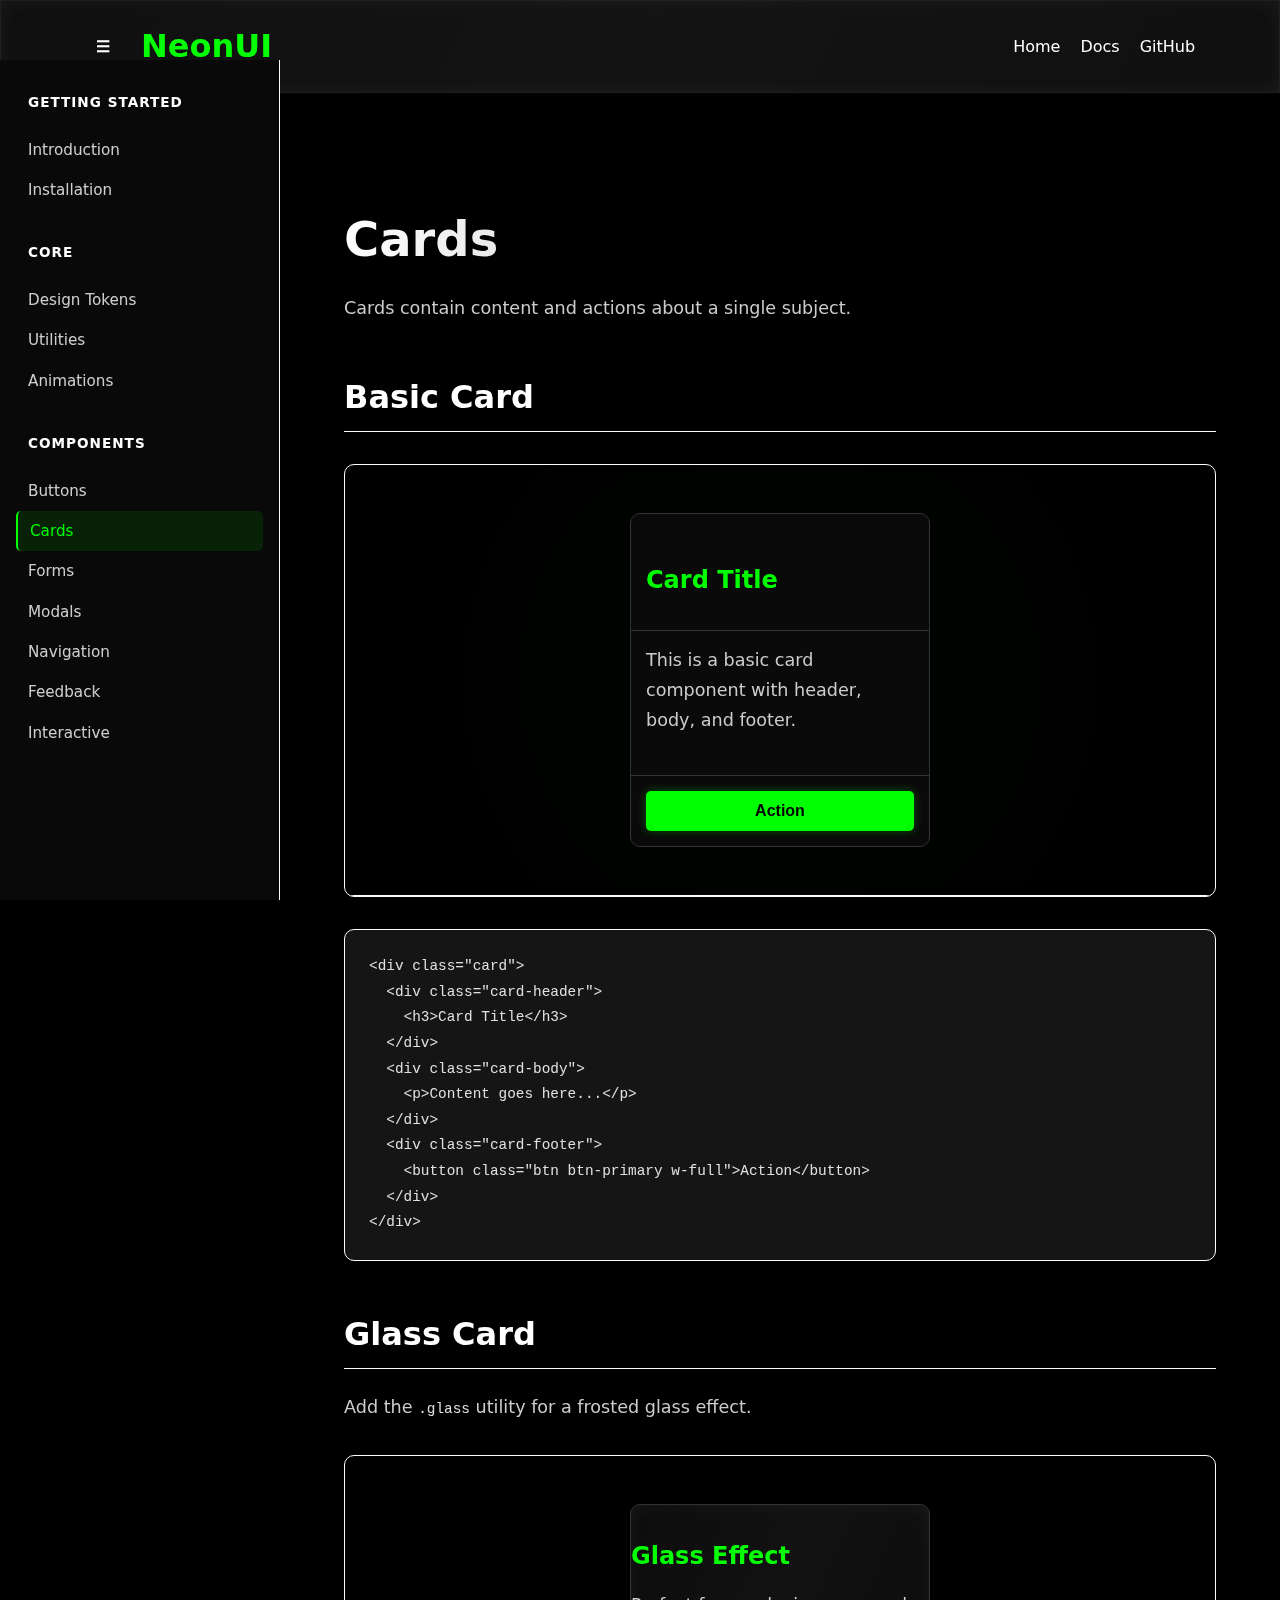
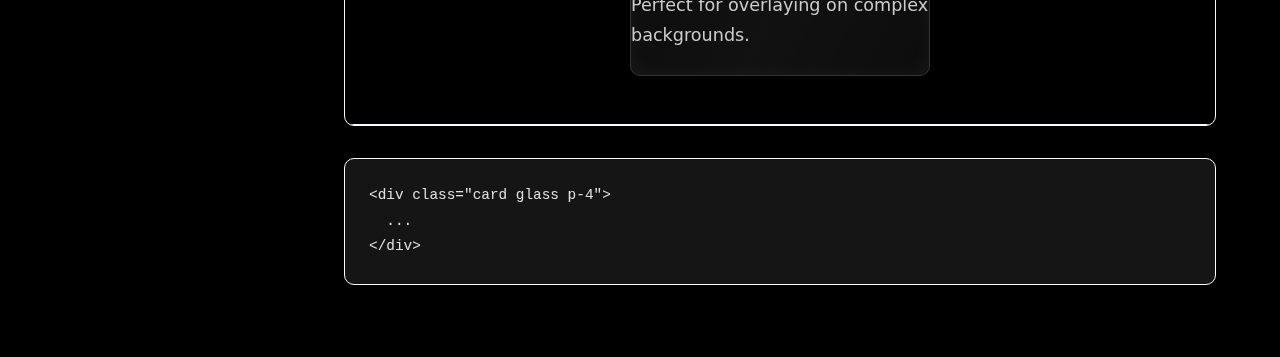
<file: docs/components/card.html>
<!DOCTYPE html>
<html lang="en">
<head>
    <meta charset="UTF-8">
    <meta name="viewport" content="width=device-width, initial-scale=1.0">
    <title>Cards - Neon UI Docs</title>
    <link rel="stylesheet" href="../../css/variables.css">
    <link rel="stylesheet" href="../../css/reset.css">
    <link rel="stylesheet" href="../../css/utilities.css">
    <link rel="stylesheet" href="../../css/components.css">
    <link rel="stylesheet" href="../../css/layout-components.css">
    <link rel="stylesheet" href="../assets/docs.css">
</head>
<body>
    <div class="docs-layout">
        <main class="docs-content">
            <h1>Cards</h1>
            <p>Cards contain content and actions about a single subject.</p>

            <h2>Basic Card</h2>
            <div class="component-preview">
                <div class="preview-body">
                    <div class="card" style="width: 300px;">
                        <div class="card-header">
                            <h3 class="text-medium m-0">Card Title</h3>
                        </div>
                        <div class="card-body">
                            <p class="text-muted">This is a basic card component with header, body, and footer.</p>
                        </div>
                        <div class="card-footer">
                            <button class="btn btn-primary w-full">Action</button>
                        </div>
                    </div>
                </div>
            </div>
            <pre><code>&lt;div class="card"&gt;
  &lt;div class="card-header"&gt;
    &lt;h3&gt;Card Title&lt;/h3&gt;
  &lt;/div&gt;
  &lt;div class="card-body"&gt;
    &lt;p&gt;Content goes here...&lt;/p&gt;
  &lt;/div&gt;
  &lt;div class="card-footer"&gt;
    &lt;button class="btn btn-primary w-full"&gt;Action&lt;/button&gt;
  &lt;/div&gt;
&lt;/div&gt;</code></pre>

            <h2>Glass Card</h2>
            <p>Add the <code>.glass</code> utility for a frosted glass effect.</p>
            <div class="component-preview">
                <div class="preview-body" style="background: url('https://picsum.photos/800/400') center/cover;">
                    <div class="card glass p-4" style="width: 300px;">
                        <h3 class="text-medium mt-0">Glass Effect</h3>
                        <p class="mb-0">Perfect for overlaying on complex backgrounds.</p>
                    </div>
                </div>
            </div>
            <pre><code>&lt;div class="card glass p-4"&gt;
  ...
&lt;/div&gt;</code></pre>

        </main>
    </div>
    <script src="../assets/docs.js"></script>
</body>
</html>
</file>
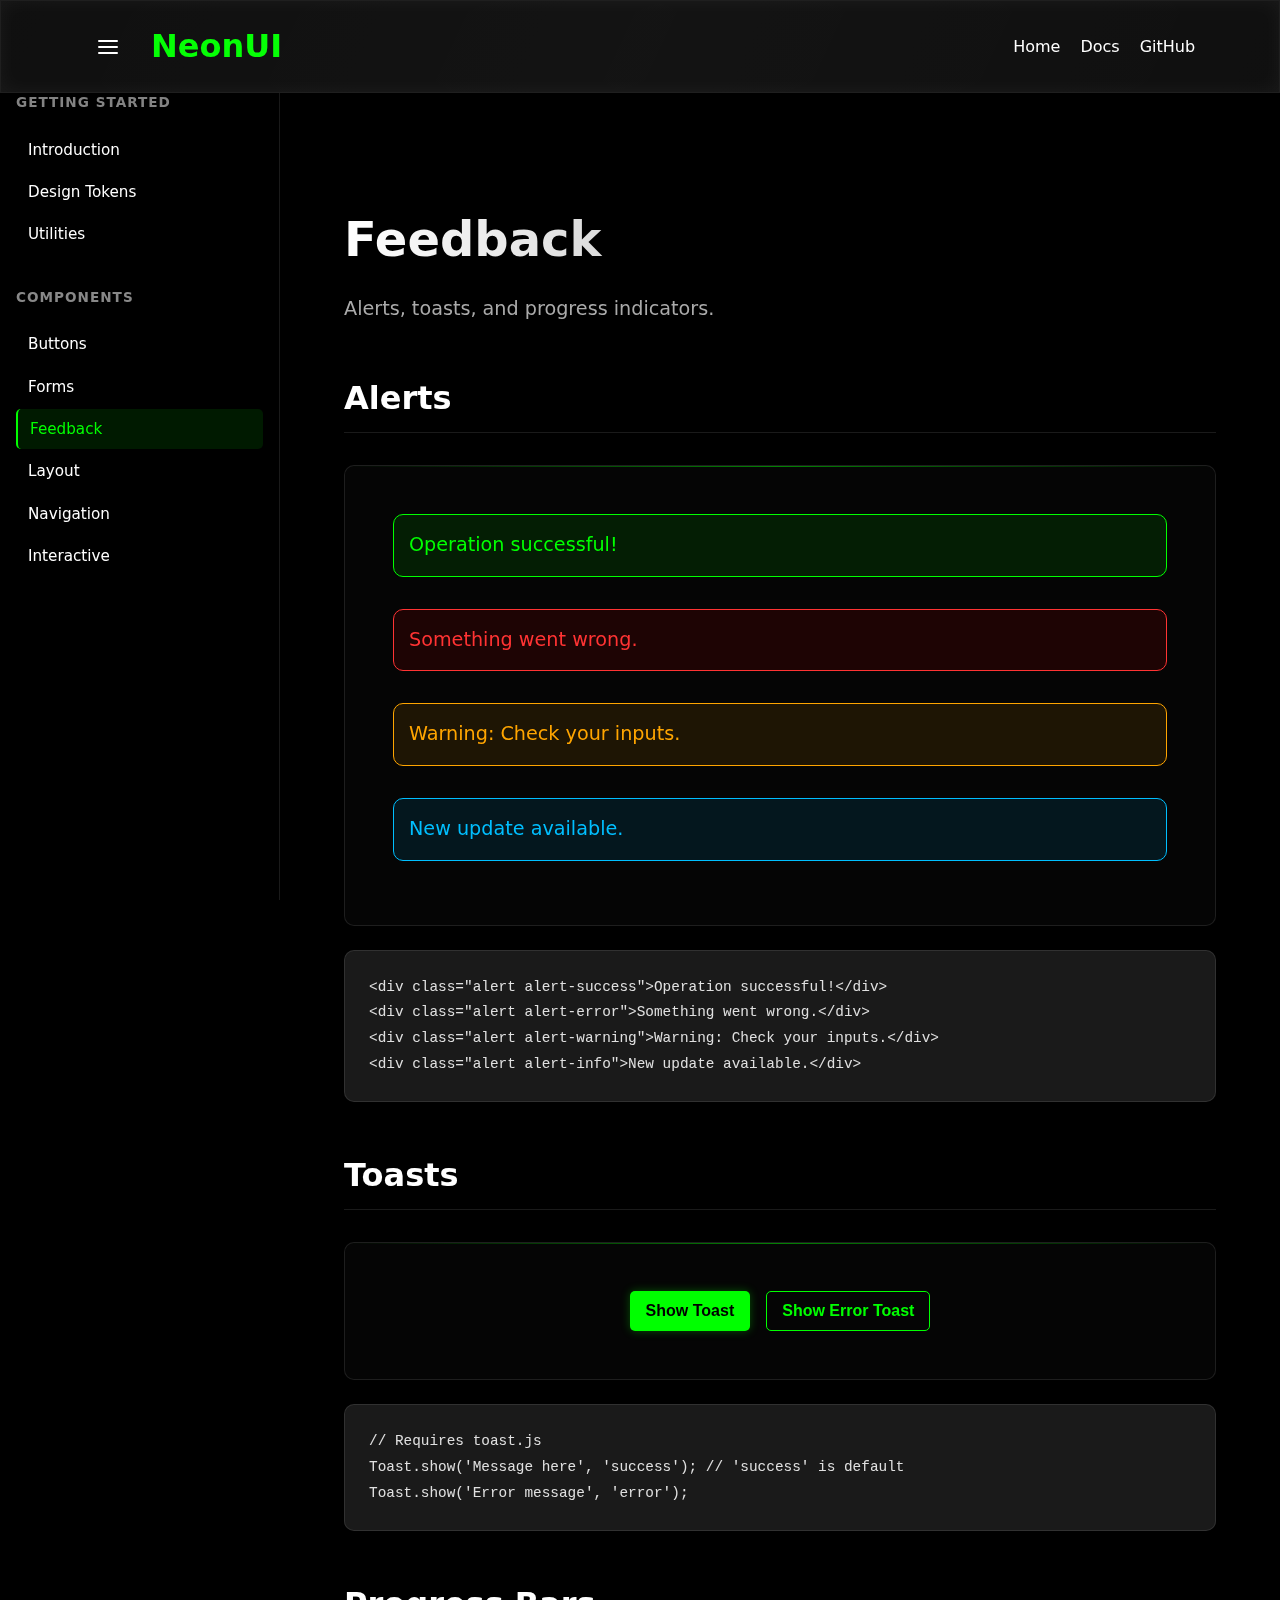
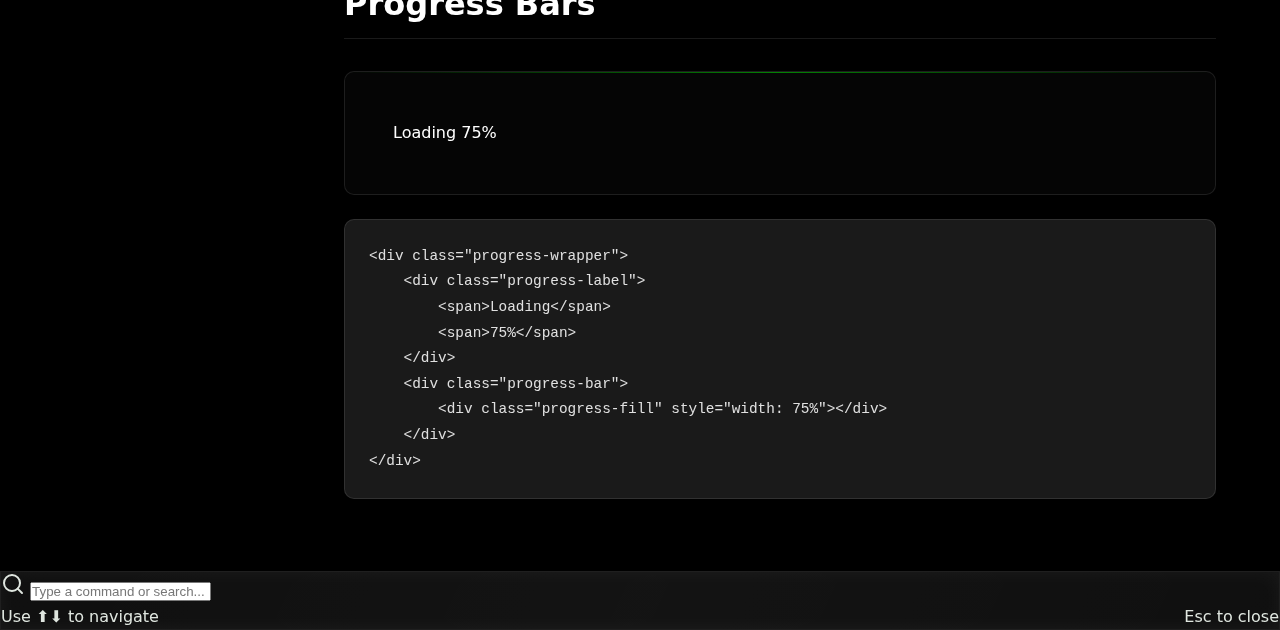
<file: docs/components/feedback.html>
<!DOCTYPE html>
<html lang="en">
<head>
    <meta charset="UTF-8">
    <meta name="viewport" content="width=device-width, initial-scale=1.0">
    <title>Feedback - Neon UI</title>
    <link rel="stylesheet" href="../../css/variables.css">
    <link rel="stylesheet" href="../../css/reset.css">
    <link rel="stylesheet" href="../../css/utilities.css">
    <link rel="stylesheet" href="../../css/animations.css">
    <link rel="stylesheet" href="../../css/components.css">
    <link rel="stylesheet" href="../../css/feedback.css">
    <link rel="stylesheet" href="../styles.css">
</head>
<body>
    <nav class="navbar glass sticky-top" style="z-index: 101;">
        <div class="container flex-between">
            <div class="flex-center gap-2">
                <button class="btn btn-icon btn-ghost" data-toggle-sidebar>
                    <svg xmlns="http://www.w3.org/2000/svg" width="24" height="24" viewBox="0 0 24 24" fill="none" stroke="currentColor" stroke-width="2" stroke-linecap="round" stroke-linejoin="round"><line x1="3" y1="12" x2="21" y2="12"></line><line x1="3" y1="6" x2="21" y2="6"></line><line x1="3" y1="18" x2="21" y2="18"></line></svg>
                </button>
                <a href="../../index.html" class="logo text-large text-primary animate-flicker" style="text-decoration: none;">NeonUI</a>
            </div>
            <ul class="nav-links flex gap-2">
                <li><a href="../../index.html" class="nav-link">Home</a></li>
                <li><a href="../index.html" class="nav-link active">Docs</a></li>
                <li><a href="https://github.com" class="nav-link">GitHub</a></li>
            </ul>
        </div>
    </nav>

    <div class="docs-layout">
        <aside class="docs-sidebar">
            <div class="sidebar-group">
                <div class="sidebar-title">Getting Started</div>
                <a href="../index.html" class="sidebar-link">Introduction</a>
                <a href="../tokens.html" class="sidebar-link">Design Tokens</a>
                <a href="../utilities.html" class="sidebar-link">Utilities</a>
            </div>
            <div class="sidebar-group">
                <div class="sidebar-title">Components</div>
                <a href="buttons.html" class="sidebar-link">Buttons</a>
                <a href="forms.html" class="sidebar-link">Forms</a>
                <a href="feedback.html" class="sidebar-link active">Feedback</a>
                <a href="layout.html" class="sidebar-link">Layout</a>
                <a href="navigation.html" class="sidebar-link">Navigation</a>
                <a href="interactive.html" class="sidebar-link">Interactive</a>
            </div>
        </aside>

        <main class="docs-content">
            <h1 class="docs-title">Feedback</h1>
            <p class="docs-subtitle">Alerts, toasts, and progress indicators.</p>

            <h2 class="section-title">Alerts</h2>
            <div class="preview-box flex-col" style="align-items: stretch;">
                <div class="alert alert-success">Operation successful!</div>
                <div class="alert alert-error">Something went wrong.</div>
                <div class="alert alert-warning">Warning: Check your inputs.</div>
                <div class="alert alert-info">New update available.</div>
            </div>
            <pre><code class="language-html">&lt;div class="alert alert-success"&gt;Operation successful!&lt;/div&gt;
&lt;div class="alert alert-error"&gt;Something went wrong.&lt;/div&gt;
&lt;div class="alert alert-warning"&gt;Warning: Check your inputs.&lt;/div&gt;
&lt;div class="alert alert-info"&gt;New update available.&lt;/div&gt;</code></pre>

            <h2 class="section-title">Toasts</h2>
            <div class="preview-box">
                <button class="btn btn-primary" onclick="Toast.show('Hello from NeonUI!')">Show Toast</button>
                <button class="btn btn-outline" onclick="Toast.show('Error occurred!', 'error')">Show Error Toast</button>
            </div>
            <pre><code class="language-javascript">// Requires toast.js
Toast.show('Message here', 'success'); // 'success' is default
Toast.show('Error message', 'error');</code></pre>

            <h2 class="section-title">Progress Bars</h2>
            <div class="preview-box flex-col" style="align-items: stretch;">
                <div class="progress-wrapper">
                    <div class="progress-label">
                        <span>Loading</span>
                        <span>75%</span>
                    </div>
                    <div class="progress-bar">
                        <div class="progress-fill" style="width: 75%"></div>
                    </div>
                </div>
            </div>
            <pre><code class="language-html">&lt;div class="progress-wrapper"&gt;
    &lt;div class="progress-label"&gt;
        &lt;span&gt;Loading&lt;/span&gt;
        &lt;span&gt;75%&lt;/span&gt;
    &lt;/div&gt;
    &lt;div class="progress-bar"&gt;
        &lt;div class="progress-fill" style="width: 75%"&gt;&lt;/div&gt;
    &lt;/div&gt;
&lt;/div&gt;</code></pre>

        </main>
    </div>
    <div class="sidebar-overlay"></div>
    <script src="../script.js"></script>
    <script type="module" src="../../js/ui.js"></script>
</body>
</html>
</file>
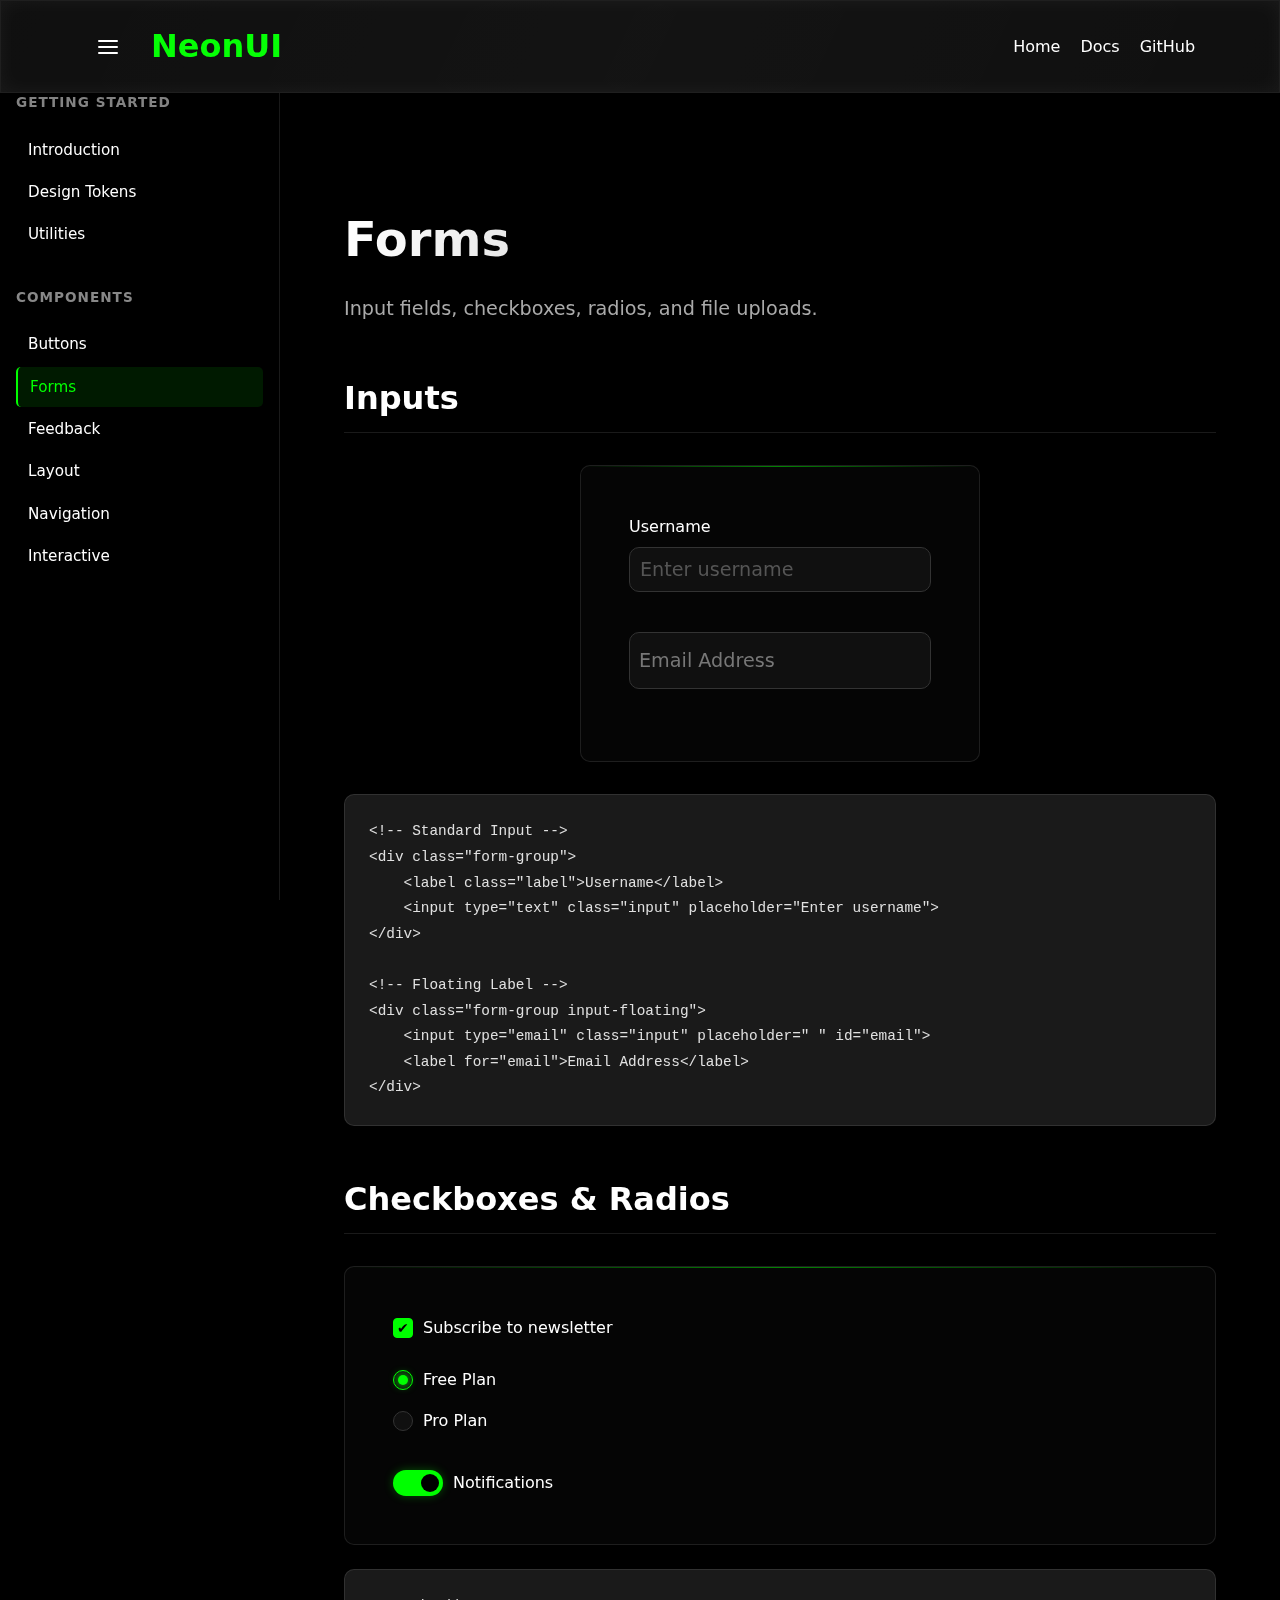
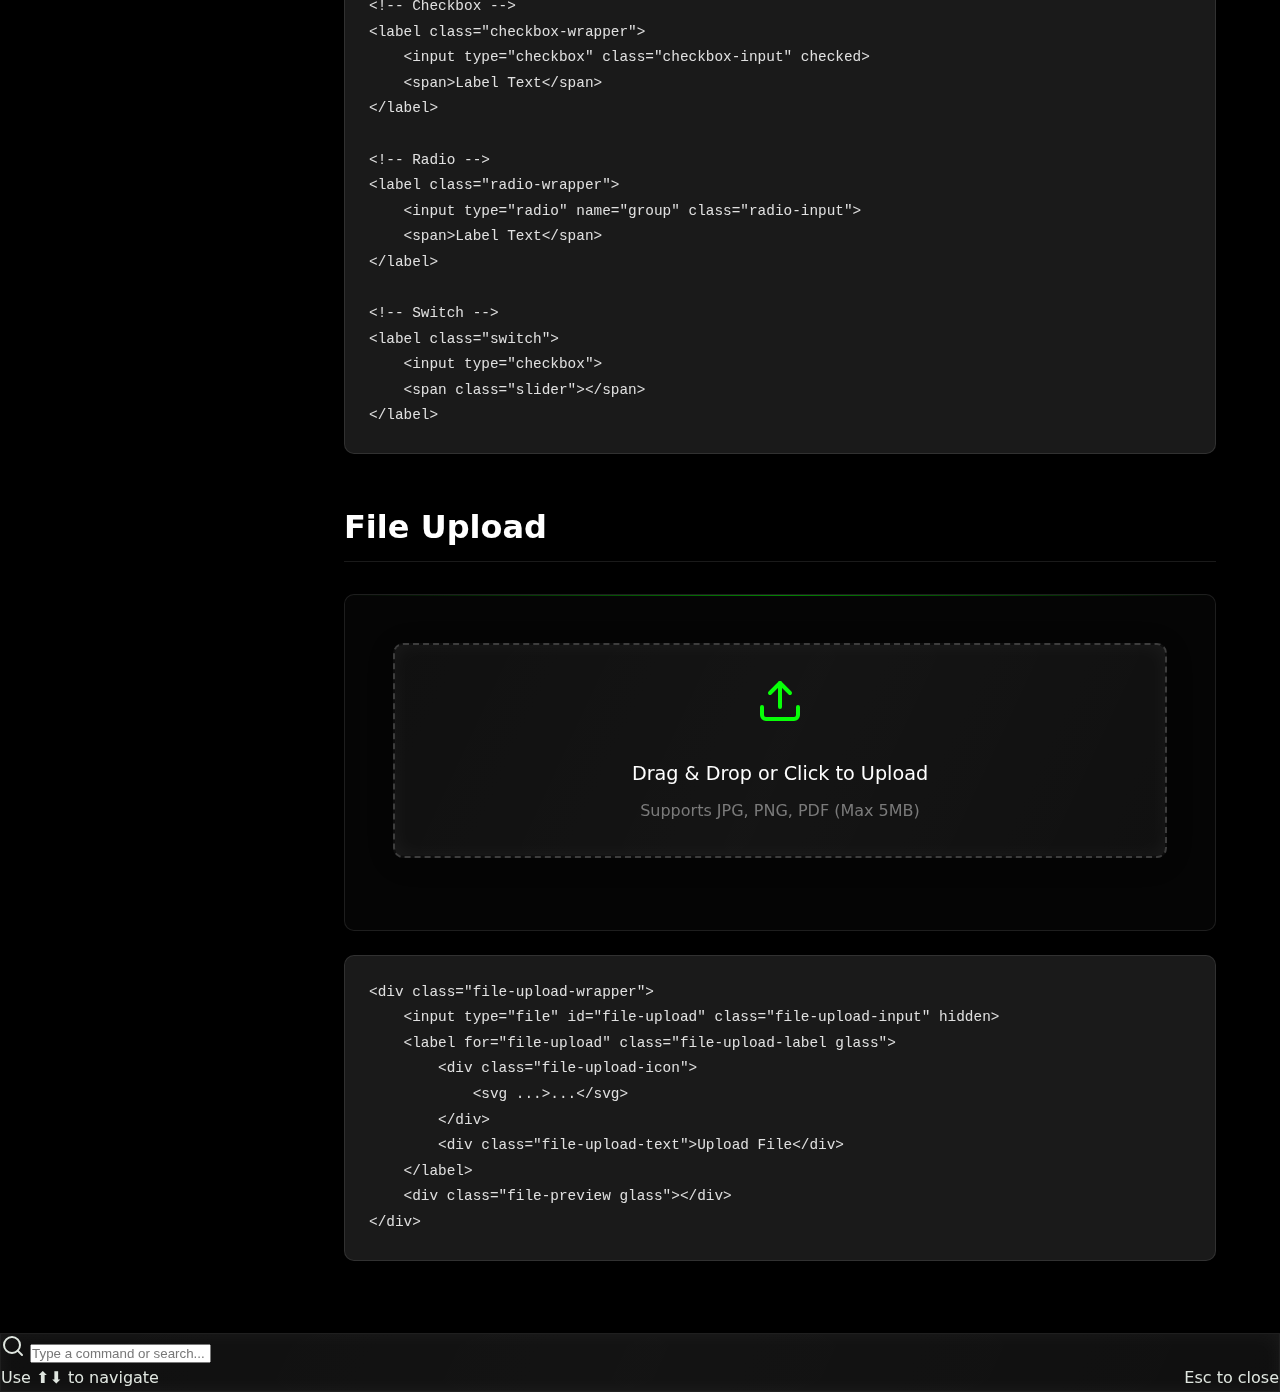
<file: docs/components/forms.html>
<!DOCTYPE html>
<html lang="en">
<head>
    <meta charset="UTF-8">
    <meta name="viewport" content="width=device-width, initial-scale=1.0">
    <title>Forms - Neon UI</title>
    <link rel="stylesheet" href="../../css/variables.css">
    <link rel="stylesheet" href="../../css/reset.css">
    <link rel="stylesheet" href="../../css/utilities.css">
    <link rel="stylesheet" href="../../css/animations.css">
    <link rel="stylesheet" href="../../css/components.css">
    <link rel="stylesheet" href="../../css/forms.css">
    <link rel="stylesheet" href="../../css/file-upload.css">
    <link rel="stylesheet" href="../styles.css">
</head>
<body>
    <nav class="navbar glass sticky-top" style="z-index: 101;">
        <div class="container flex-between">
            <div class="flex-center gap-2">
                <button class="btn btn-icon btn-ghost" data-toggle-sidebar>
                    <svg xmlns="http://www.w3.org/2000/svg" width="24" height="24" viewBox="0 0 24 24" fill="none" stroke="currentColor" stroke-width="2" stroke-linecap="round" stroke-linejoin="round"><line x1="3" y1="12" x2="21" y2="12"></line><line x1="3" y1="6" x2="21" y2="6"></line><line x1="3" y1="18" x2="21" y2="18"></line></svg>
                </button>
                <a href="../../index.html" class="logo text-large text-primary animate-flicker" style="text-decoration: none;">NeonUI</a>
            </div>
            <ul class="nav-links flex gap-2">
                <li><a href="../../index.html" class="nav-link">Home</a></li>
                <li><a href="../index.html" class="nav-link active">Docs</a></li>
                <li><a href="https://github.com" class="nav-link">GitHub</a></li>
            </ul>
        </div>
    </nav>

    <div class="docs-layout">
        <aside class="docs-sidebar">
            <div class="sidebar-group">
                <div class="sidebar-title">Getting Started</div>
                <a href="../index.html" class="sidebar-link">Introduction</a>
                <a href="../tokens.html" class="sidebar-link">Design Tokens</a>
                <a href="../utilities.html" class="sidebar-link">Utilities</a>
            </div>
            <div class="sidebar-group">
                <div class="sidebar-title">Components</div>
                <a href="buttons.html" class="sidebar-link">Buttons</a>
                <a href="forms.html" class="sidebar-link active">Forms</a>
                <a href="feedback.html" class="sidebar-link">Feedback</a>
                <a href="layout.html" class="sidebar-link">Layout</a>
                <a href="navigation.html" class="sidebar-link">Navigation</a>
                <a href="interactive.html" class="sidebar-link">Interactive</a>
            </div>
        </aside>

        <main class="docs-content">
            <h1 class="docs-title">Forms</h1>
            <p class="docs-subtitle">Input fields, checkboxes, radios, and file uploads.</p>

            <h2 class="section-title">Inputs</h2>
            <div class="preview-box flex-col" style="align-items: stretch; max-width: 400px; margin: 2rem auto;">
                <div class="form-group">
                    <label class="label">Username</label>
                    <input type="text" class="input" placeholder="Enter username">
                </div>
                <div class="form-group input-floating">
                    <input type="email" class="input" placeholder=" " id="email-demo">
                    <label for="email-demo">Email Address</label>
                </div>
            </div>
            <pre><code class="language-html">&lt;!-- Standard Input --&gt;
&lt;div class="form-group"&gt;
    &lt;label class="label"&gt;Username&lt;/label&gt;
    &lt;input type="text" class="input" placeholder="Enter username"&gt;
&lt;/div&gt;

&lt;!-- Floating Label --&gt;
&lt;div class="form-group input-floating"&gt;
    &lt;input type="email" class="input" placeholder=" " id="email"&gt;
    &lt;label for="email"&gt;Email Address&lt;/label&gt;
&lt;/div&gt;</code></pre>

            <h2 class="section-title">Checkboxes & Radios</h2>
            <div class="preview-box flex-col" style="align-items: flex-start;">
                <label class="checkbox-wrapper">
                    <input type="checkbox" class="checkbox-input" checked>
                    <span>Subscribe to newsletter</span>
                </label>
                
                <label class="radio-wrapper mt-1">
                    <input type="radio" name="plan" class="radio-input" checked>
                    <span>Free Plan</span>
                </label>
                <label class="radio-wrapper">
                    <input type="radio" name="plan" class="radio-input">
                    <span>Pro Plan</span>
                </label>

                <div class="flex-center gap-1 mt-2">
                    <label class="switch">
                        <input type="checkbox" checked>
                        <span class="slider"></span>
                    </label>
                    <span>Notifications</span>
                </div>
            </div>
            <pre><code class="language-html">&lt;!-- Checkbox --&gt;
&lt;label class="checkbox-wrapper"&gt;
    &lt;input type="checkbox" class="checkbox-input" checked&gt;
    &lt;span&gt;Label Text&lt;/span&gt;
&lt;/label&gt;

&lt;!-- Radio --&gt;
&lt;label class="radio-wrapper"&gt;
    &lt;input type="radio" name="group" class="radio-input"&gt;
    &lt;span&gt;Label Text&lt;/span&gt;
&lt;/label&gt;

&lt;!-- Switch --&gt;
&lt;label class="switch"&gt;
    &lt;input type="checkbox"&gt;
    &lt;span class="slider"&gt;&lt;/span&gt;
&lt;/label&gt;</code></pre>

            <h2 class="section-title">File Upload</h2>
            <div class="preview-box">
                <div class="file-upload-wrapper" style="width: 100%;">
                    <input type="file" id="file-upload-demo" class="file-upload-input" hidden>
                    <label for="file-upload-demo" class="file-upload-label glass">
                        <div class="file-upload-icon">
                            <svg xmlns="http://www.w3.org/2000/svg" width="48" height="48" viewBox="0 0 24 24" fill="none" stroke="currentColor" stroke-width="2" stroke-linecap="round" stroke-linejoin="round"><path d="M21 15v4a2 2 0 0 1-2 2H5a2 2 0 0 1-2-2v-4"></path><polyline points="17 8 12 3 7 8"></polyline><line x1="12" y1="3" x2="12" y2="15"></line></svg>
                        </div>
                        <div class="file-upload-text">Drag & Drop or Click to Upload</div>
                        <div class="file-upload-info">Supports JPG, PNG, PDF (Max 5MB)</div>
                    </label>
                    <div class="file-preview glass"></div>
                </div>
            </div>
            <pre><code class="language-html">&lt;div class="file-upload-wrapper"&gt;
    &lt;input type="file" id="file-upload" class="file-upload-input" hidden&gt;
    &lt;label for="file-upload" class="file-upload-label glass"&gt;
        &lt;div class="file-upload-icon"&gt;
            &lt;svg ...&gt;...&lt;/svg&gt;
        &lt;/div&gt;
        &lt;div class="file-upload-text"&gt;Upload File&lt;/div&gt;
    &lt;/label&gt;
    &lt;div class="file-preview glass"&gt;&lt;/div&gt;
&lt;/div&gt;</code></pre>

        </main>
    </div>
    <div class="sidebar-overlay"></div>
    <script src="../script.js"></script>
    <script type="module" src="../../js/ui.js"></script>
</body>
</html>
</file>
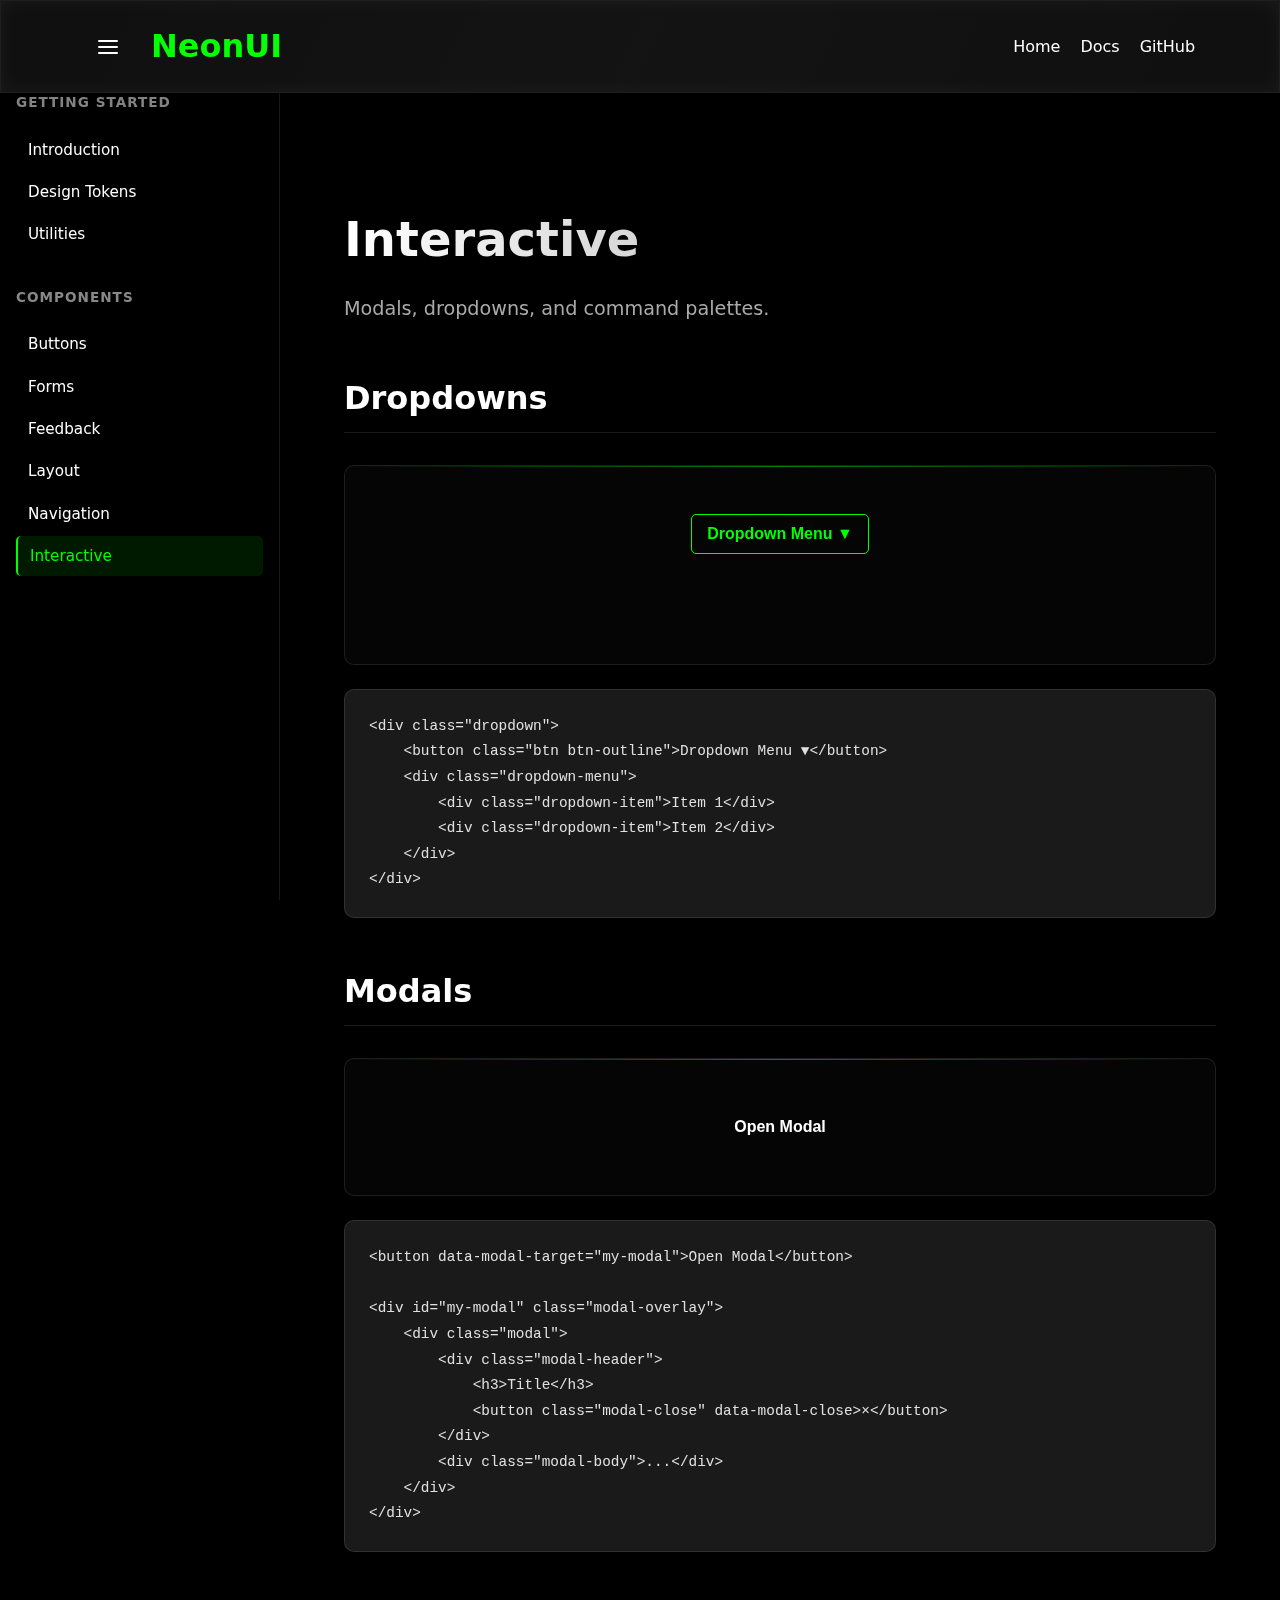
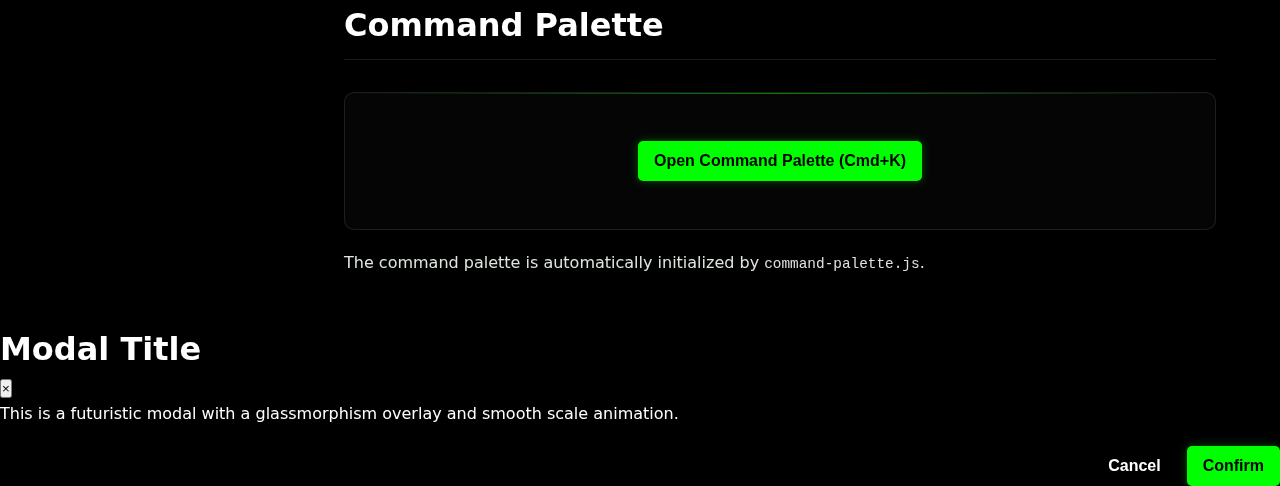
<file: docs/components/interactive.html>
<!DOCTYPE html>
<html lang="en">
<head>
    <meta charset="UTF-8">
    <meta name="viewport" content="width=device-width, initial-scale=1.0">
    <title>Interactive - Neon UI</title>
    <link rel="stylesheet" href="../../css/variables.css">
    <link rel="stylesheet" href="../../css/reset.css">
    <link rel="stylesheet" href="../../css/utilities.css">
    <link rel="stylesheet" href="../../css/animations.css">
    <link rel="stylesheet" href="../../css/components.css">
    <link rel="stylesheet" href="../../css/interactive.css">
    <link rel="stylesheet" href="../styles.css">
</head>
<body>
    <nav class="navbar glass sticky-top" style="z-index: 101;">
        <div class="container flex-between">
            <div class="flex-center gap-2">
                <button class="btn btn-icon btn-ghost" data-toggle-sidebar>
                    <svg xmlns="http://www.w3.org/2000/svg" width="24" height="24" viewBox="0 0 24 24" fill="none" stroke="currentColor" stroke-width="2" stroke-linecap="round" stroke-linejoin="round"><line x1="3" y1="12" x2="21" y2="12"></line><line x1="3" y1="6" x2="21" y2="6"></line><line x1="3" y1="18" x2="21" y2="18"></line></svg>
                </button>
                <a href="../../index.html" class="logo text-large text-primary animate-flicker" style="text-decoration: none;">NeonUI</a>
            </div>
            <ul class="nav-links flex gap-2">
                <li><a href="../../index.html" class="nav-link">Home</a></li>
                <li><a href="../index.html" class="nav-link active">Docs</a></li>
                <li><a href="https://github.com" class="nav-link">GitHub</a></li>
            </ul>
        </div>
    </nav>

    <div class="docs-layout">
        <aside class="docs-sidebar">
            <div class="sidebar-group">
                <div class="sidebar-title">Getting Started</div>
                <a href="../index.html" class="sidebar-link">Introduction</a>
                <a href="../tokens.html" class="sidebar-link">Design Tokens</a>
                <a href="../utilities.html" class="sidebar-link">Utilities</a>
            </div>
            <div class="sidebar-group">
                <div class="sidebar-title">Components</div>
                <a href="buttons.html" class="sidebar-link">Buttons</a>
                <a href="forms.html" class="sidebar-link">Forms</a>
                <a href="feedback.html" class="sidebar-link">Feedback</a>
                <a href="layout.html" class="sidebar-link">Layout</a>
                <a href="navigation.html" class="sidebar-link">Navigation</a>
                <a href="interactive.html" class="sidebar-link active">Interactive</a>
            </div>
        </aside>

        <main class="docs-content">
            <h1 class="docs-title">Interactive</h1>
            <p class="docs-subtitle">Modals, dropdowns, and command palettes.</p>

            <h2 class="section-title">Dropdowns</h2>
            <div class="preview-box" style="height: 200px; align-items: flex-start;">
                <div class="dropdown">
                    <button class="btn btn-outline">Dropdown Menu ▼</button>
                    <div class="dropdown-menu">
                        <div class="dropdown-item">Profile</div>
                        <div class="dropdown-item">Settings</div>
                        <div class="dropdown-item text-primary">Upgrade</div>
                    </div>
                </div>
            </div>
            <pre><code class="language-html">&lt;div class="dropdown"&gt;
    &lt;button class="btn btn-outline"&gt;Dropdown Menu ▼&lt;/button&gt;
    &lt;div class="dropdown-menu"&gt;
        &lt;div class="dropdown-item"&gt;Item 1&lt;/div&gt;
        &lt;div class="dropdown-item"&gt;Item 2&lt;/div&gt;
    &lt;/div&gt;
&lt;/div&gt;</code></pre>

            <h2 class="section-title">Modals</h2>
            <div class="preview-box">
                <button class="btn btn-ghost" data-modal-target="demo-modal">Open Modal</button>
            </div>
            <pre><code class="language-html">&lt;button data-modal-target="my-modal"&gt;Open Modal&lt;/button&gt;

&lt;div id="my-modal" class="modal-overlay"&gt;
    &lt;div class="modal"&gt;
        &lt;div class="modal-header"&gt;
            &lt;h3&gt;Title&lt;/h3&gt;
            &lt;button class="modal-close" data-modal-close&gt;&times;&lt;/button&gt;
        &lt;/div&gt;
        &lt;div class="modal-body"&gt;...&lt;/div&gt;
    &lt;/div&gt;
&lt;/div&gt;</code></pre>

            <h2 class="section-title">Command Palette</h2>
            <div class="preview-box">
                <button class="btn btn-primary" onclick="document.dispatchEvent(new KeyboardEvent('keydown', {key: 'k', metaKey: true}))">
                    Open Command Palette (Cmd+K)
                </button>
            </div>
            <p class="text-muted mt-2">The command palette is automatically initialized by <code>command-palette.js</code>.</p>

        </main>
    </div>

    <!-- Demo Modal -->
    <div id="demo-modal" class="modal-overlay">
        <div class="modal">
            <div class="modal-header">
                <h3 class="text-large">Modal Title</h3>
                <button class="modal-close" data-modal-close>&times;</button>
            </div>
            <div class="modal-body">
                <p class="mb-2">This is a futuristic modal with a glassmorphism overlay and smooth scale animation.</p>
                <div class="flex gap-1" style="justify-content: flex-end;">
                    <button class="btn btn-ghost" data-modal-close>Cancel</button>
                    <button class="btn btn-primary" data-modal-close>Confirm</button>
                </div>
            </div>
        </div>
    </div>

    <div class="sidebar-overlay"></div>
    <script src="../script.js"></script>
    <script type="module" src="../../js/ui.js"></script>
</body>
</html>
</file>
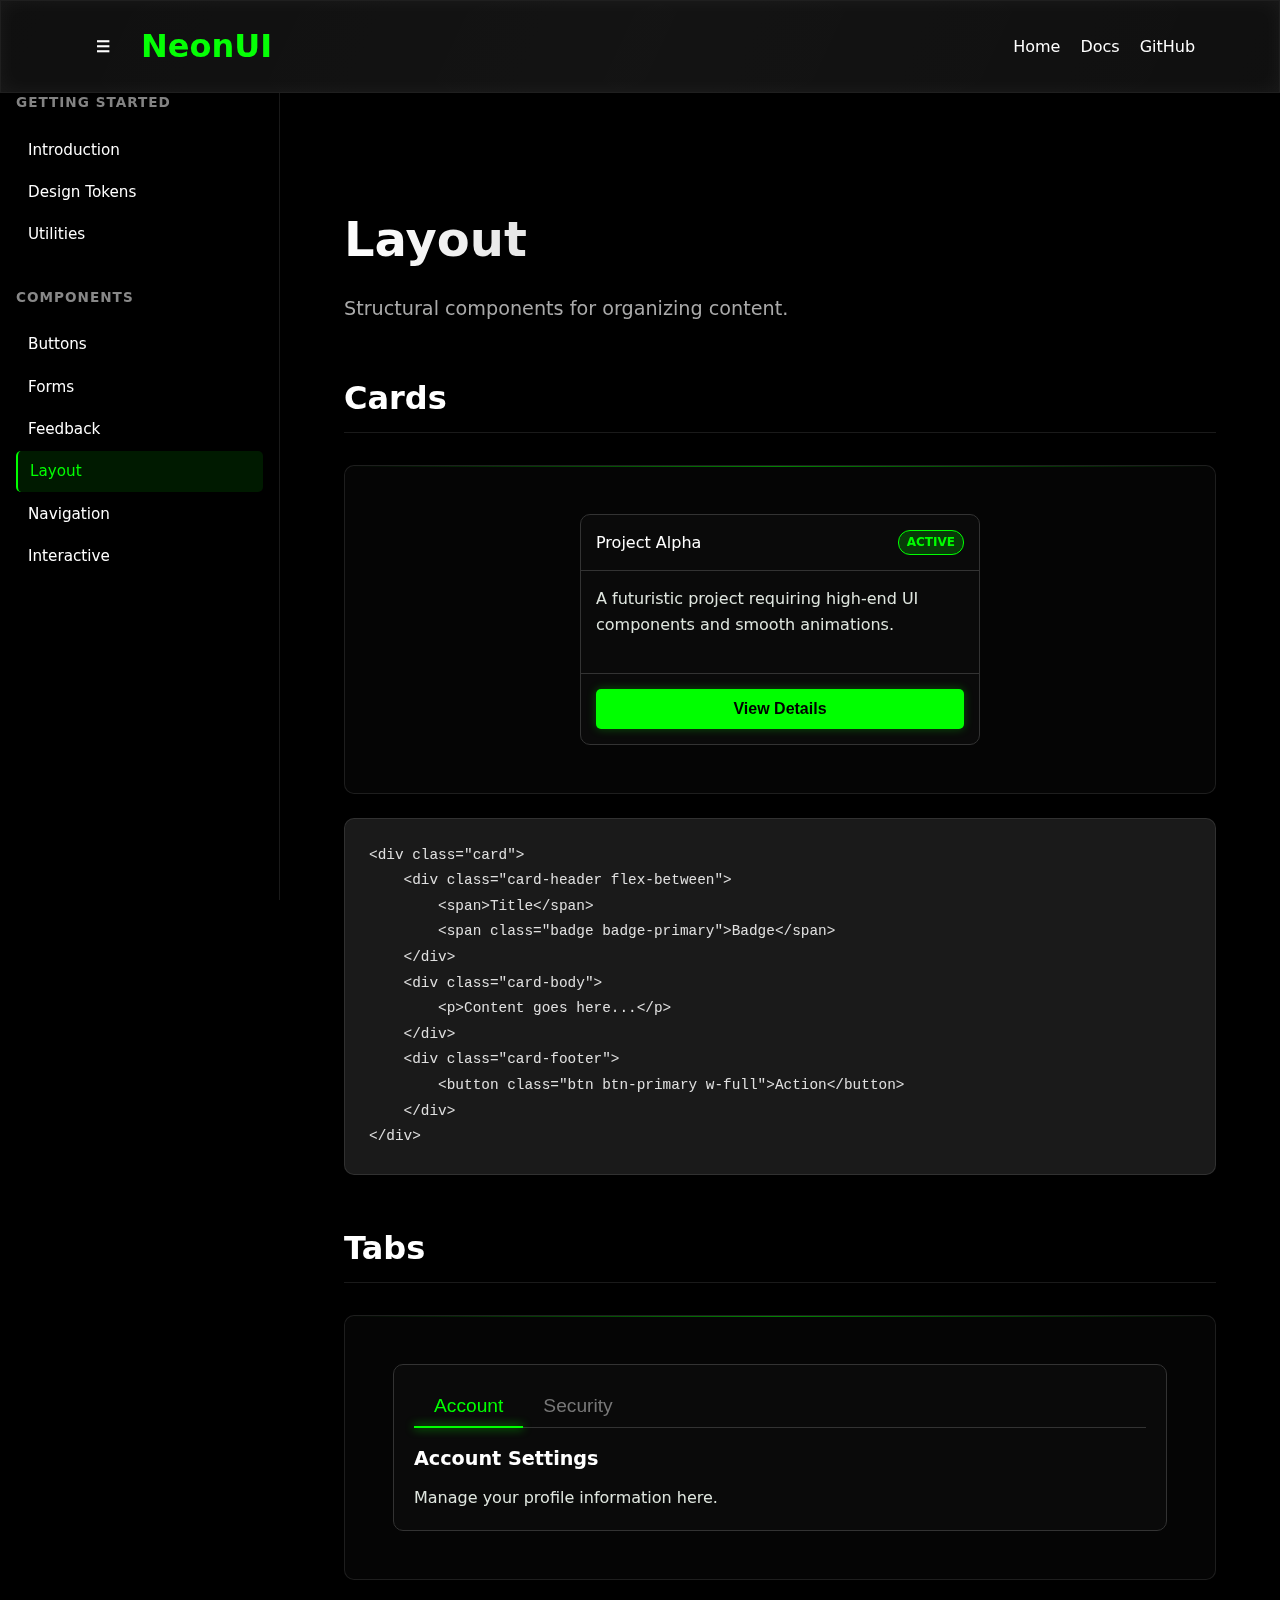
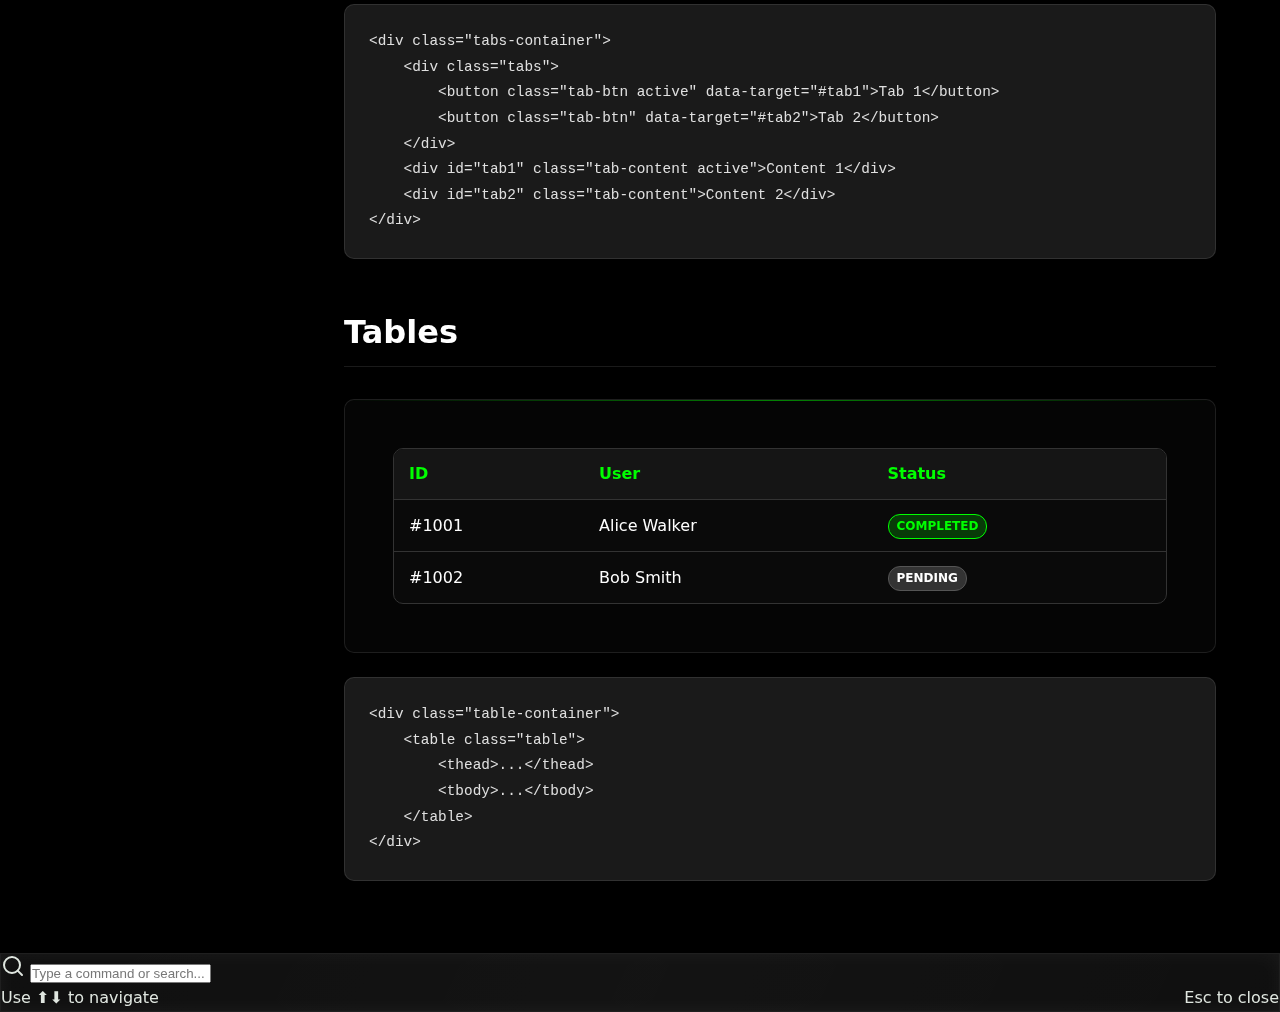
<file: docs/components/layout.html>
<!DOCTYPE html>
<html lang="en">
<head>
    <meta charset="UTF-8">
    <meta name="viewport" content="width=device-width, initial-scale=1.0">
    <title>Layout - Neon UI</title>
    <link rel="stylesheet" href="../../css/variables.css">
    <link rel="stylesheet" href="../../css/reset.css">
    <link rel="stylesheet" href="../../css/utilities.css">
    <link rel="stylesheet" href="../../css/animations.css">
    <link rel="stylesheet" href="../../css/components.css">
    <link rel="stylesheet" href="../../css/layout-components.css">
    <link rel="stylesheet" href="../styles.css">
</head>
<body>
    <nav class="navbar glass sticky-top" style="z-index: 101;">
        <div class="container flex-between">
            <div class="flex-center gap-2">
                <button class="btn btn-icon btn-ghost" data-toggle-sidebar>☰</button>
                <a href="../../index.html" class="logo text-large text-primary animate-flicker" style="text-decoration: none;">NeonUI</a>
            </div>
            <ul class="nav-links flex gap-2">
                <li><a href="../../index.html" class="nav-link">Home</a></li>
                <li><a href="../index.html" class="nav-link active">Docs</a></li>
                <li><a href="https://github.com" class="nav-link">GitHub</a></li>
            </ul>
        </div>
    </nav>

    <div class="docs-layout">
        <aside class="docs-sidebar">
            <div class="sidebar-group">
                <div class="sidebar-title">Getting Started</div>
                <a href="../index.html" class="sidebar-link">Introduction</a>
                <a href="../tokens.html" class="sidebar-link">Design Tokens</a>
                <a href="../utilities.html" class="sidebar-link">Utilities</a>
            </div>
            <div class="sidebar-group">
                <div class="sidebar-title">Components</div>
                <a href="buttons.html" class="sidebar-link">Buttons</a>
                <a href="forms.html" class="sidebar-link">Forms</a>
                <a href="feedback.html" class="sidebar-link">Feedback</a>
                <a href="layout.html" class="sidebar-link active">Layout</a>
                <a href="navigation.html" class="sidebar-link">Navigation</a>
                <a href="interactive.html" class="sidebar-link">Interactive</a>
            </div>
        </aside>

        <main class="docs-content">
            <h1 class="docs-title">Layout</h1>
            <p class="docs-subtitle">Structural components for organizing content.</p>

            <h2 class="section-title">Cards</h2>
            <div class="preview-box">
                <div class="card" style="width: 100%; max-width: 400px;">
                    <div class="card-header flex-between">
                        <span>Project Alpha</span>
                        <span class="badge badge-primary">Active</span>
                    </div>
                    <div class="card-body">
                        <p class="text-muted mb-2">A futuristic project requiring high-end UI components and smooth animations.</p>
                    </div>
                    <div class="card-footer">
                        <button class="btn btn-primary w-full">View Details</button>
                    </div>
                </div>
            </div>
            <pre><code class="language-html">&lt;div class="card"&gt;
    &lt;div class="card-header flex-between"&gt;
        &lt;span&gt;Title&lt;/span&gt;
        &lt;span class="badge badge-primary"&gt;Badge&lt;/span&gt;
    &lt;/div&gt;
    &lt;div class="card-body"&gt;
        &lt;p&gt;Content goes here...&lt;/p&gt;
    &lt;/div&gt;
    &lt;div class="card-footer"&gt;
        &lt;button class="btn btn-primary w-full"&gt;Action&lt;/button&gt;
    &lt;/div&gt;
&lt;/div&gt;</code></pre>

            <h2 class="section-title">Tabs</h2>
            <div class="preview-box">
                <div class="card p-2 tabs-container" style="width: 100%;">
                    <div class="tabs">
                        <button class="tab-btn active" data-target="#tab1">Account</button>
                        <button class="tab-btn" data-target="#tab2">Security</button>
                    </div>
                    <div id="tab1" class="tab-content active">
                        <h3 class="text-medium mb-1">Account Settings</h3>
                        <p class="text-muted">Manage your profile information here.</p>
                    </div>
                    <div id="tab2" class="tab-content">
                        <h3 class="text-medium mb-1">Security Settings</h3>
                        <p class="text-muted">Update your password and 2FA.</p>
                    </div>
                </div>
            </div>
            <pre><code class="language-html">&lt;div class="tabs-container"&gt;
    &lt;div class="tabs"&gt;
        &lt;button class="tab-btn active" data-target="#tab1"&gt;Tab 1&lt;/button&gt;
        &lt;button class="tab-btn" data-target="#tab2"&gt;Tab 2&lt;/button&gt;
    &lt;/div&gt;
    &lt;div id="tab1" class="tab-content active"&gt;Content 1&lt;/div&gt;
    &lt;div id="tab2" class="tab-content"&gt;Content 2&lt;/div&gt;
&lt;/div&gt;</code></pre>

            <h2 class="section-title">Tables</h2>
            <div class="preview-box">
                <div class="card p-0 table-container" style="width: 100%;">
                    <table class="table">
                        <thead>
                            <tr>
                                <th>ID</th>
                                <th>User</th>
                                <th>Status</th>
                            </tr>
                        </thead>
                        <tbody>
                            <tr>
                                <td>#1001</td>
                                <td>Alice Walker</td>
                                <td><span class="badge badge-primary">Completed</span></td>
                            </tr>
                            <tr>
                                <td>#1002</td>
                                <td>Bob Smith</td>
                                <td><span class="badge badge-secondary">Pending</span></td>
                            </tr>
                        </tbody>
                    </table>
                </div>
            </div>
            <pre><code class="language-html">&lt;div class="table-container"&gt;
    &lt;table class="table"&gt;
        &lt;thead&gt;...&lt;/thead&gt;
        &lt;tbody&gt;...&lt;/tbody&gt;
    &lt;/table&gt;
&lt;/div&gt;</code></pre>

        </main>
    </div>
    <div class="sidebar-overlay"></div>
    <script src="../script.js"></script>
    <script type="module" src="../../js/ui.js"></script>
</body>
</html>
</file>
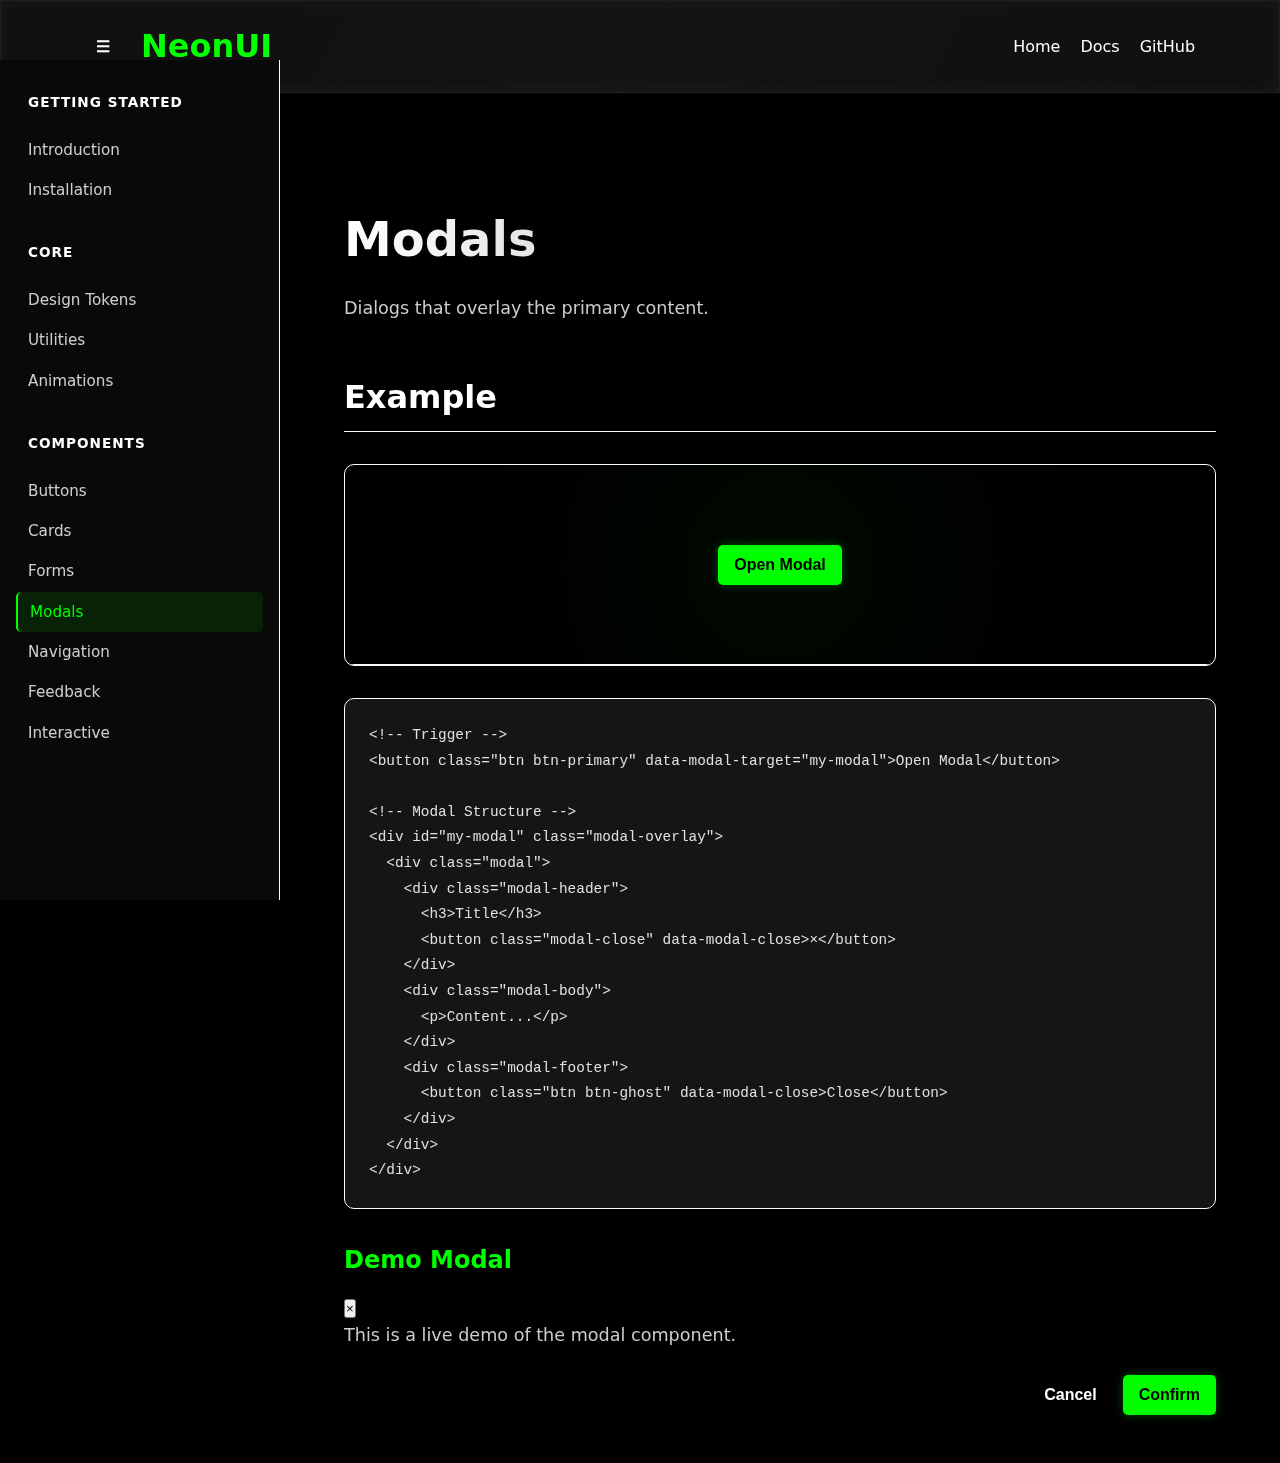
<file: docs/components/modal.html>
<!DOCTYPE html>
<html lang="en">
<head>
    <meta charset="UTF-8">
    <meta name="viewport" content="width=device-width, initial-scale=1.0">
    <title>Modals - Neon UI Docs</title>
    <link rel="stylesheet" href="../../css/variables.css">
    <link rel="stylesheet" href="../../css/reset.css">
    <link rel="stylesheet" href="../../css/utilities.css">
    <link rel="stylesheet" href="../../css/components.css">
    <link rel="stylesheet" href="../../css/interactive.css">
    <link rel="stylesheet" href="../assets/docs.css">
</head>
<body>
    <div class="docs-layout">
        <main class="docs-content">
            <h1>Modals</h1>
            <p>Dialogs that overlay the primary content.</p>

            <h2>Example</h2>
            <div class="component-preview">
                <div class="preview-body">
                    <button class="btn btn-primary" data-modal-target="demo-modal">Open Modal</button>
                </div>
            </div>
            <pre><code>&lt;!-- Trigger --&gt;
&lt;button class="btn btn-primary" data-modal-target="my-modal"&gt;Open Modal&lt;/button&gt;

&lt;!-- Modal Structure --&gt;
&lt;div id="my-modal" class="modal-overlay"&gt;
  &lt;div class="modal"&gt;
    &lt;div class="modal-header"&gt;
      &lt;h3&gt;Title&lt;/h3&gt;
      &lt;button class="modal-close" data-modal-close&gt;&times;&lt;/button&gt;
    &lt;/div&gt;
    &lt;div class="modal-body"&gt;
      &lt;p&gt;Content...&lt;/p&gt;
    &lt;/div&gt;
    &lt;div class="modal-footer"&gt;
      &lt;button class="btn btn-ghost" data-modal-close&gt;Close&lt;/button&gt;
    &lt;/div&gt;
  &lt;/div&gt;
&lt;/div&gt;</code></pre>

            <!-- Actual Modal for Demo -->
            <div id="demo-modal" class="modal-overlay">
                <div class="modal">
                    <div class="modal-header">
                        <h3 class="text-large">Demo Modal</h3>
                        <button class="modal-close" data-modal-close>&times;</button>
                    </div>
                    <div class="modal-body">
                        <p class="mb-2">This is a live demo of the modal component.</p>
                        <div class="flex gap-1" style="justify-content: flex-end;">
                            <button class="btn btn-ghost" data-modal-close>Cancel</button>
                            <button class="btn btn-primary" data-modal-close>Confirm</button>
                        </div>
                    </div>
                </div>
            </div>

        </main>
    </div>
    <script src="../../js/components/modal.js" type="module"></script>
    <script src="../assets/docs.js"></script>
</body>
</html>
</file>
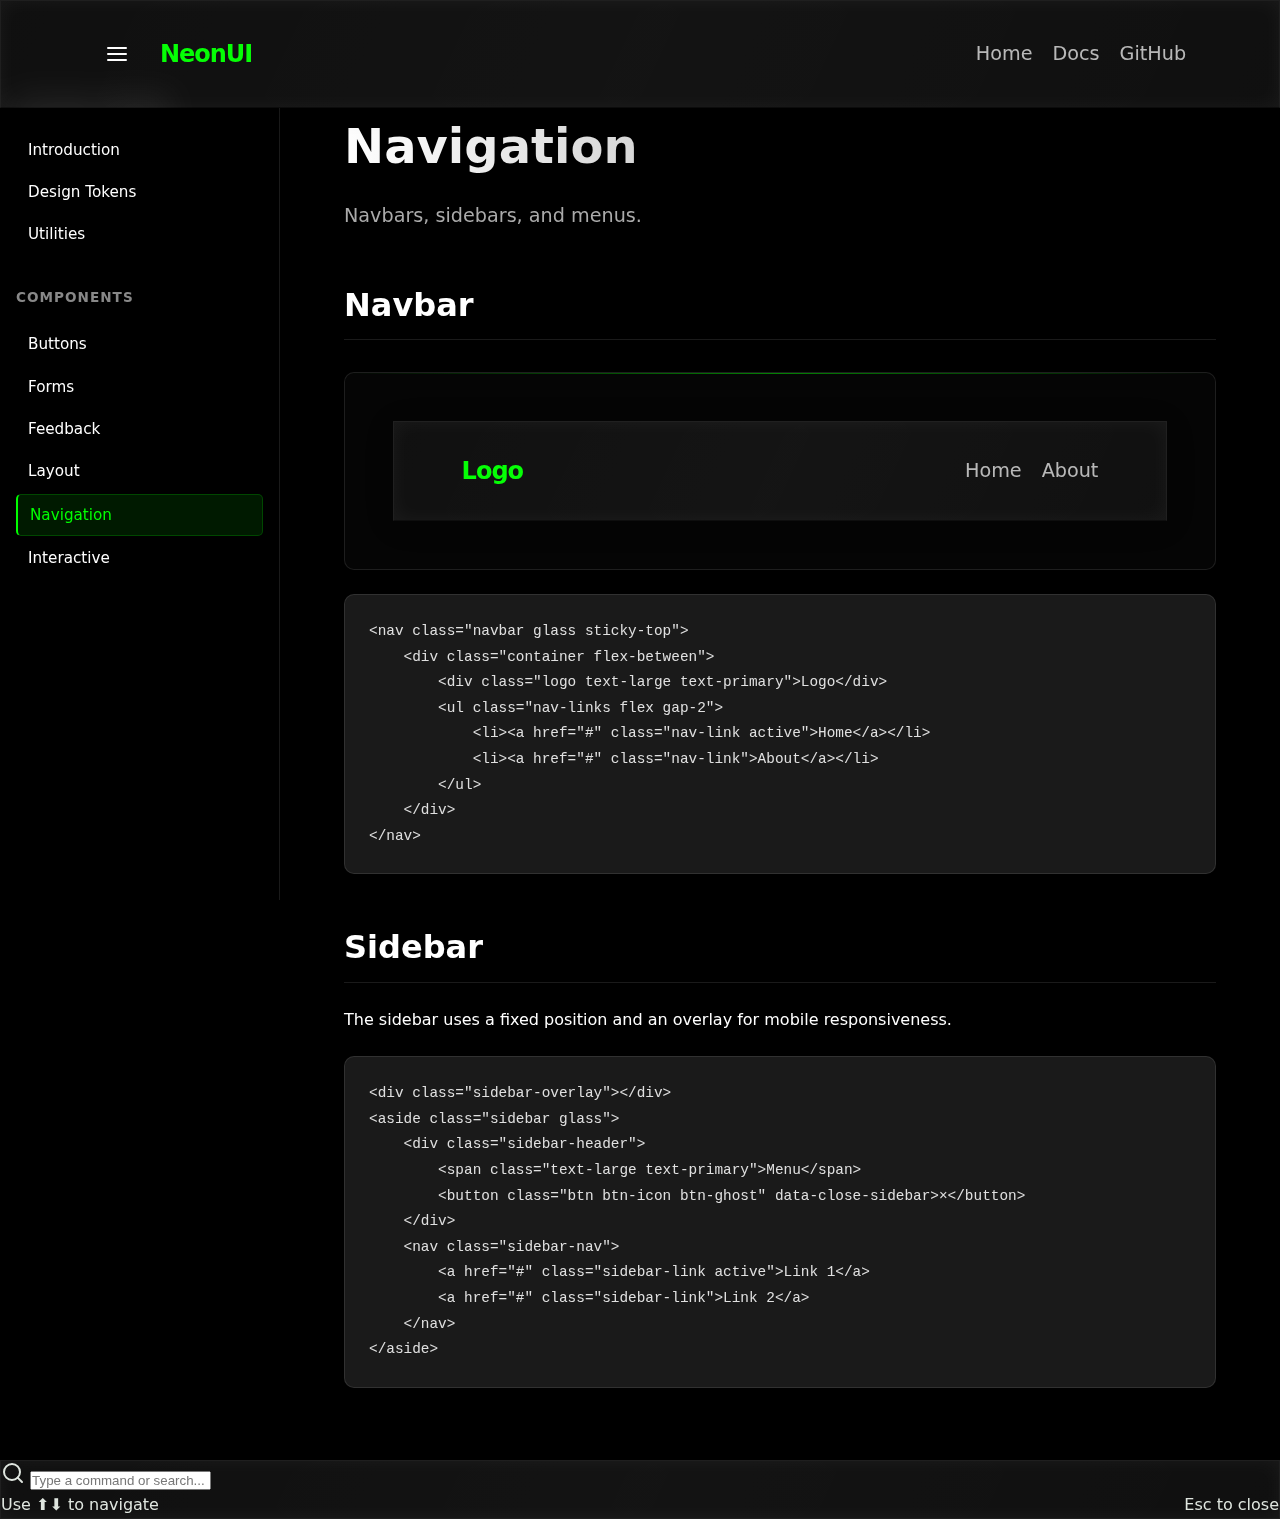
<file: docs/components/navigation.html>
<!DOCTYPE html>
<html lang="en">
<head>
    <meta charset="UTF-8">
    <meta name="viewport" content="width=device-width, initial-scale=1.0">
    <title>Navigation - Neon UI</title>
    <link rel="stylesheet" href="../../css/variables.css">
    <link rel="stylesheet" href="../../css/reset.css">
    <link rel="stylesheet" href="../../css/utilities.css">
    <link rel="stylesheet" href="../../css/animations.css">
    <link rel="stylesheet" href="../../css/components.css">
    <link rel="stylesheet" href="../../css/navigation.css">
    <link rel="stylesheet" href="../styles.css">
</head>
<body>
    <nav class="navbar glass sticky-top" style="z-index: 101;">
        <div class="container flex-between">
            <div class="flex-center gap-2">
                <button class="btn btn-icon btn-ghost" data-toggle-sidebar>
                    <svg xmlns="http://www.w3.org/2000/svg" width="24" height="24" viewBox="0 0 24 24" fill="none" stroke="currentColor" stroke-width="2" stroke-linecap="round" stroke-linejoin="round"><line x1="3" y1="12" x2="21" y2="12"></line><line x1="3" y1="6" x2="21" y2="6"></line><line x1="3" y1="18" x2="21" y2="18"></line></svg>
                </button>
                <a href="../../index.html" class="logo text-large text-primary animate-flicker" style="text-decoration: none;">NeonUI</a>
            </div>
            <ul class="nav-links flex gap-2">
                <li><a href="../../index.html" class="nav-link">Home</a></li>
                <li><a href="../index.html" class="nav-link active">Docs</a></li>
                <li><a href="https://github.com" class="nav-link">GitHub</a></li>
            </ul>
        </div>
    </nav>

    <div class="docs-layout">
        <aside class="docs-sidebar">
            <div class="sidebar-group">
                <div class="sidebar-title">Getting Started</div>
                <a href="../index.html" class="sidebar-link">Introduction</a>
                <a href="../tokens.html" class="sidebar-link">Design Tokens</a>
                <a href="../utilities.html" class="sidebar-link">Utilities</a>
            </div>
            <div class="sidebar-group">
                <div class="sidebar-title">Components</div>
                <a href="buttons.html" class="sidebar-link">Buttons</a>
                <a href="forms.html" class="sidebar-link">Forms</a>
                <a href="feedback.html" class="sidebar-link">Feedback</a>
                <a href="layout.html" class="sidebar-link">Layout</a>
                <a href="navigation.html" class="sidebar-link active">Navigation</a>
                <a href="interactive.html" class="sidebar-link">Interactive</a>
            </div>
        </aside>

        <main class="docs-content">
            <h1 class="docs-title">Navigation</h1>
            <p class="docs-subtitle">Navbars, sidebars, and menus.</p>

            <h2 class="section-title">Navbar</h2>
            <div class="preview-box">
                <nav class="navbar glass" style="width: 100%; position: relative;">
                    <div class="container flex-between">
                        <div class="logo text-large text-primary">Logo</div>
                        <ul class="nav-links flex gap-2">
                            <li><a href="#" class="nav-link active">Home</a></li>
                            <li><a href="#" class="nav-link">About</a></li>
                        </ul>
                    </div>
                </nav>
            </div>
            <pre><code class="language-html">&lt;nav class="navbar glass sticky-top"&gt;
    &lt;div class="container flex-between"&gt;
        &lt;div class="logo text-large text-primary"&gt;Logo&lt;/div&gt;
        &lt;ul class="nav-links flex gap-2"&gt;
            &lt;li&gt;&lt;a href="#" class="nav-link active"&gt;Home&lt;/a&gt;&lt;/li&gt;
            &lt;li&gt;&lt;a href="#" class="nav-link"&gt;About&lt;/a&gt;&lt;/li&gt;
        &lt;/ul&gt;
    &lt;/div&gt;
&lt;/nav&gt;</code></pre>

            <h2 class="section-title">Sidebar</h2>
            <p class="mb-2">The sidebar uses a fixed position and an overlay for mobile responsiveness.</p>
            <pre><code class="language-html">&lt;div class="sidebar-overlay"&gt;&lt;/div&gt;
&lt;aside class="sidebar glass"&gt;
    &lt;div class="sidebar-header"&gt;
        &lt;span class="text-large text-primary"&gt;Menu&lt;/span&gt;
        &lt;button class="btn btn-icon btn-ghost" data-close-sidebar&gt;&times;&lt;/button&gt;
    &lt;/div&gt;
    &lt;nav class="sidebar-nav"&gt;
        &lt;a href="#" class="sidebar-link active"&gt;Link 1&lt;/a&gt;
        &lt;a href="#" class="sidebar-link"&gt;Link 2&lt;/a&gt;
    &lt;/nav&gt;
&lt;/aside&gt;</code></pre>

        </main>
    </div>
    <div class="sidebar-overlay"></div>
    <script src="../script.js"></script>
    <script type="module" src="../../js/ui.js"></script>
</body>
</html>
</file>
<file: css/variables.css>
:root {
  --primary-color: #00ff00;
  --primary-hover: #00cc00;
  --background-dark: #000000;
  --background-light: #0a0a0a;
  --navbar-bg: #0f0f0f;
  --text-color: #ffffff;
  --border-color: #fffaff;
  --input-bg: #101010;
  --input-border: #ececec;
  --footer-text: #dfe6df;

  --container-width: 90%;
  --form-width: 80%;
  --max-container-width: 1920px;
  --max-width: 100vw;

  --max-height: 100vh;

  --container-padding: 20px;
  --button-padding: 10px 15px;
  --input-padding: 10px;
  --navbar-padding: 10px;
  --footer-padding: 10px;

  --input-margin: 10px 0;

  --border-radius: 10px;
  --button-radius: 5px;

  --font-small: clamp(0.8rem, 2vw, 1rem);
  --font-medium: clamp(1rem, 2.5vw, 1.2rem);
  --font-large: clamp(1.5rem, 3vw, 2rem);
  --font-xlarge: clamp(2rem, 4vw, 3rem);

  --shadow: rgba(0, 255, 0, 0.3);
  --hover-shadow: rgba(0, 255, 0, 0.5);
}
</file>
<file: css/utilities.css>
/* Typography */
.text-small { font-size: var(--font-small); }
.text-medium { font-size: var(--font-medium); }
.text-large { font-size: var(--font-large); font-weight: 700; }
.text-xlarge { font-size: var(--font-xlarge); font-weight: 800; letter-spacing: -1px; }

.text-primary { color: var(--primary-color); }
.text-muted { color: var(--footer-text); }
.text-center { text-align: center; }

/* Utilities */
.container {
    width: var(--container-width);
    max-width: var(--max-container-width);
    margin: 0 auto;
    padding: var(--container-padding);
}

.flex { display: flex; }
.flex-col { flex-direction: column; }
.flex-center { display: flex; align-items: center; justify-content: center; }
.flex-between { display: flex; align-items: center; justify-content: space-between; }
.flex-wrap { flex-wrap: wrap; }
.gap-1 { gap: 10px; }
.gap-2 { gap: 20px; }
.gap-3 { gap: 30px; }

.grid { display: grid; }
.grid-2 { grid-template-columns: repeat(auto-fit, minmax(300px, 1fr)); }
.grid-3 { grid-template-columns: repeat(auto-fit, minmax(250px, 1fr)); }

.mt-1 { margin-top: 10px; }
.mt-2 { margin-top: 20px; }
.mt-4 { margin-top: 40px; }
.mb-1 { margin-bottom: 10px; }
.mb-2 { margin-bottom: 20px; }
.mb-4 { margin-bottom: 40px; }

.p-1 { padding: 10px; }
.p-2 { padding: 20px; }

.w-full { width: 100%; }
.h-full { height: 100%; }

.hidden { display: none !important; }

/* Liquid Glass Utility */
.glass {
    background: rgba(20, 20, 20, 0.6);
    backdrop-filter: blur(16px) saturate(180%);
    -webkit-backdrop-filter: blur(16px) saturate(180%);
    border: 1px solid rgba(255, 255, 255, 0.08);
    box-shadow: 
        0 4px 30px rgba(0, 0, 0, 0.1),
        inset 0 0 20px rgba(255, 255, 255, 0.05);
    position: relative;
    overflow: hidden;
}

.glass::before {
    content: '';
    position: absolute;
    top: 0;
    left: -50%;
    width: 200%;
    height: 100%;
    background: linear-gradient(
        to right, 
        transparent, 
        rgba(255, 255, 255, 0.03), 
        transparent
    );
    transform: skewX(-25deg);
    pointer-events: none;
}

.neon-border {
    border: 1px solid var(--primary-color);
    box-shadow: 0 0 5px var(--shadow);
}
</file>
<file: css/components.css>
/* Buttons */
.btn {
    display: inline-flex;
    align-items: center;
    justify-content: center;
    padding: var(--button-padding);
    border-radius: var(--button-radius);
    font-size: var(--font-small);
    font-weight: 600;
    cursor: pointer;
    transition: all 0.3s cubic-bezier(0.4, 0, 0.2, 1);
    border: 1px solid transparent;
    position: relative;
    overflow: hidden;
    background: transparent;
    color: var(--text-color);
    user-select: none;
}

.btn:focus-visible {
    outline: none;
    box-shadow: 0 0 0 2px var(--background-dark), 0 0 0 4px var(--primary-color);
}

/* Primary */
.btn-primary {
    background-color: var(--primary-color);
    color: var(--background-dark);
    box-shadow: 0 0 10px var(--shadow);
}

.btn-primary:hover {
    background-color: var(--primary-hover);
    box-shadow: 0 0 20px var(--hover-shadow);
    transform: translateY(-2px);
}

.btn-primary:active {
    transform: translateY(0);
}

/* Outline */
.btn-outline {
    border-color: var(--primary-color);
    color: var(--primary-color);
    background: transparent;
}

.btn-outline:hover {
    background: rgba(0, 255, 0, 0.1);
    box-shadow: 0 0 10px var(--shadow);
}

/* Ghost */
.btn-ghost {
    color: var(--text-color);
    background: transparent;
}

.btn-ghost:hover {
    background: rgba(255, 255, 255, 0.1);
}

/* Icon */
.btn-icon {
    padding: 10px;
    border-radius: 50%;
}

/* Loading State */
.btn.is-loading {
    color: transparent !important;
    pointer-events: none;
    position: relative;
}

.btn.is-loading::after {
    content: "";
    position: absolute;
    width: 16px;
    height: 16px;
    top: 50%;
    left: 50%;
    margin-top: -8px;
    margin-left: -8px;
    border: 2px solid rgba(0,0,0,0.3);
    border-top-color: currentColor;
    border-radius: 50%;
    animation: spin 0.8s linear infinite;
}

.btn-primary.is-loading::after {
    border-color: rgba(0,0,0,0.3);
    border-top-color: var(--background-dark);
}

@keyframes spin {
    to { transform: rotate(360deg); }
}

/* Ripple Effect */
.ripple-effect {
    position: absolute;
    border-radius: 50%;
    background: rgba(255, 255, 255, 0.4);
    transform: scale(0);
    animation: ripple 0.6s linear;
    pointer-events: none;
}

@keyframes ripple {
    to {
        transform: scale(4);
        opacity: 0;
    }
}
</file>
<file: css/landing.css>
/* Landing Page Specific Styles */

.landing-hero {
    min-height: 100vh;
    display: flex;
    flex-direction: column;
    justify-content: center;
    padding: 6rem 0;
    position: relative;
    overflow: hidden;
}

.landing-hero::before {
    content: '';
    position: absolute;
    top: 50%;
    left: 50%;
    transform: translate(-50%, -50%);
    width: 60vw;
    height: 60vw;
    background: radial-gradient(circle, rgba(0, 255, 0, 0.1) 0%, transparent 70%);
    z-index: -1;
    pointer-events: none;
}

/* Bento Grid */
.bento-grid {
    display: grid;
    grid-template-columns: repeat(4, 1fr);
    grid-template-rows: repeat(3, minmax(200px, auto));
    gap: 1.5rem;
    max-width: 1200px;
    margin: 0 auto;
}

.bento-item {
    background: rgba(255, 255, 255, 0.03);
    border: 1px solid rgba(255, 255, 255, 0.05);
    border-radius: 20px;
    padding: 2rem;
    position: relative;
    overflow: hidden;
    transition: all 0.3s ease;
    display: flex;
    flex-direction: column;
}

.bento-item:hover {
    transform: translateY(-5px);
    border-color: rgba(0, 255, 0, 0.3);
    box-shadow: 0 10px 30px -10px rgba(0, 255, 0, 0.1);
}

.bento-item.glass {
    background: rgba(255, 255, 255, 0.05);
    backdrop-filter: blur(10px);
}

/* Grid Spans */
.span-2 { grid-column: span 2; }
.span-3 { grid-column: span 3; }
.span-4 { grid-column: span 4; }
.row-span-2 { grid-row: span 2; }

/* Content Styling */
.hero-title {
    font-size: clamp(3rem, 6vw, 5rem);
    line-height: 1.1;
    font-weight: 800;
    margin-bottom: 1.5rem;
    background: linear-gradient(to right, #fff, #aaa);
    -webkit-background-clip: text;
    -webkit-text-fill-color: transparent;
}

.hero-subtitle {
    font-size: 1.25rem;
    color: var(--text-muted);
    max-width: 600px;
    margin-bottom: 2.5rem;
}

.feature-icon {
    font-size: 2.5rem;
    margin-bottom: 1rem;
}

.code-preview {
    font-family: 'Fira Code', monospace;
    font-size: 0.85rem;
    color: var(--primary-color);
    background: rgba(0, 0, 0, 0.3);
    padding: 1rem;
    border-radius: 8px;
    margin-top: auto;
}

/* Animations */
@keyframes float {
    0%, 100% { transform: translateY(0); }
    50% { transform: translateY(-10px); }
}

.animate-float {
    animation: float 6s ease-in-out infinite;
}

/* Responsive */
@media (max-width: 1024px) {
    .bento-grid {
        grid-template-columns: repeat(2, 1fr);
        grid-template-rows: auto;
    }
    .span-3, .span-4 { grid-column: span 2; }
}

@media (max-width: 768px) {
    .bento-grid {
        grid-template-columns: 1fr;
    }
    .span-2, .span-3, .span-4 { grid-column: span 1; }
    .row-span-2 { grid-row: span 1; }
}
</file>
<file: css/forms.css>
/* Forms & Inputs */

/* Text Inputs & Textareas */
.form-group {
    margin-bottom: 1.5rem;
    position: relative;
}

.label {
    display: block;
    margin-bottom: 0.5rem;
    font-size: var(--font-small);
    color: var(--text-color);
    font-weight: 500;
}

.input, .textarea, .select {
    width: 100%;
    padding: var(--input-padding);
    background-color: var(--input-bg);
    border: 1px solid #333;
    border-radius: var(--border-radius);
    color: var(--text-color);
    font-family: inherit;
    font-size: var(--font-medium);
    transition: all 0.3s ease;
    outline: none;
}

.input:focus, .textarea:focus, .select:focus {
    border-color: var(--primary-color);
    box-shadow: 0 0 0 2px rgba(0, 255, 0, 0.1);
}

.input::placeholder, .textarea::placeholder {
    color: #555;
}

.textarea {
    resize: vertical;
    min-height: 100px;
}

/* Floating Label Variant */
.input-floating {
    position: relative;
}

.input-floating .input {
    padding-top: 1.5rem;
    padding-bottom: 0.5rem;
}

.input-floating label {
    position: absolute;
    top: 50%;
    left: var(--input-padding);
    transform: translateY(-50%);
    color: #777;
    transition: all 0.2s ease;
    pointer-events: none;
    font-size: var(--font-medium);
}

.input-floating .input:focus + label,
.input-floating .input:not(:placeholder-shown) + label {
    top: 0.5rem;
    font-size: 0.75rem;
    color: var(--primary-color);
    transform: translateY(0);
}

/* Checkboxes */
.checkbox-wrapper {
    display: flex;
    align-items: center;
    gap: 10px;
    cursor: pointer;
    user-select: none;
}

.checkbox-input {
    appearance: none;
    -webkit-appearance: none;
    width: 20px;
    height: 20px;
    background-color: var(--input-bg);
    border: 1px solid #333;
    border-radius: 4px;
    position: relative;
    cursor: pointer;
    transition: all 0.2s ease;
}

.checkbox-input:checked {
    background-color: var(--primary-color);
    border-color: var(--primary-color);
}

.checkbox-input:checked::after {
    content: '✔';
    position: absolute;
    color: var(--background-dark);
    font-size: 14px;
    top: 50%;
    left: 50%;
    transform: translate(-50%, -50%);
}

/* Radios */
.radio-wrapper {
    display: flex;
    align-items: center;
    gap: 10px;
    cursor: pointer;
    user-select: none;
}

.radio-input {
    appearance: none;
    -webkit-appearance: none;
    width: 20px;
    height: 20px;
    background-color: var(--input-bg);
    border: 1px solid #333;
    border-radius: 50%;
    position: relative;
    cursor: pointer;
    transition: all 0.2s ease;
}

.radio-input:checked {
    border-color: var(--primary-color);
}

.radio-input:checked::after {
    content: '';
    position: absolute;
    width: 10px;
    height: 10px;
    background-color: var(--primary-color);
    border-radius: 50%;
    top: 50%;
    left: 50%;
    transform: translate(-50%, -50%);
    box-shadow: 0 0 10px var(--primary-color);
}

/* Toggles / Switches */
.switch {
    position: relative;
    display: inline-block;
    width: 50px;
    height: 26px;
}

.switch input {
    opacity: 0;
    width: 0;
    height: 0;
}

.slider {
    position: absolute;
    cursor: pointer;
    top: 0;
    left: 0;
    right: 0;
    bottom: 0;
    background-color: #333;
    transition: .4s;
    border-radius: 34px;
}

.slider:before {
    position: absolute;
    content: "";
    height: 18px;
    width: 18px;
    left: 4px;
    bottom: 4px;
    background-color: white;
    transition: .4s;
    border-radius: 50%;
}

input:checked + .slider {
    background-color: var(--primary-color);
    box-shadow: 0 0 10px var(--shadow);
}

input:focus + .slider {
    box-shadow: 0 0 1px var(--primary-color);
}

input:checked + .slider:before {
    transform: translateX(24px);
    background-color: var(--background-dark);
}
</file>
<file: css/file-upload.css>
/* File Uploader */
.file-upload-wrapper {
    position: relative;
    width: 100%;
    margin-bottom: 1.5rem;
}

.file-upload-label {
    display: flex;
    flex-direction: column;
    align-items: center;
    justify-content: center;
    padding: 2rem;
    border: 2px dashed rgba(255, 255, 255, 0.2);
    border-radius: var(--border-radius);
    cursor: pointer;
    transition: all 0.3s ease;
    text-align: center;
    min-height: 150px;
}

.file-upload-label:hover, .file-upload-label.dragover {
    border-color: var(--primary-color);
    background: rgba(0, 255, 0, 0.05);
    box-shadow: 0 0 20px rgba(0, 255, 0, 0.1);
}

.file-upload-icon {
    font-size: 2.5rem;
    margin-bottom: 1rem;
    color: var(--primary-color);
    transition: transform 0.3s ease;
}

.file-upload-label:hover .file-upload-icon {
    transform: scale(1.1) translateY(-5px);
}

.file-upload-text {
    font-size: var(--font-medium);
    color: var(--text-color);
}

.file-upload-info {
    font-size: var(--font-small);
    color: #777;
    margin-top: 0.5rem;
}

.file-preview {
    margin-top: 1rem;
    display: none;
    align-items: center;
    gap: 10px;
    padding: 10px;
    background: rgba(255, 255, 255, 0.05);
    border-radius: var(--button-radius);
}

.file-preview.active {
    display: flex;
    animation: fadeIn 0.3s ease;
}
</file>
<file: css/feedback.css>
/* Feedback Components */

/* Alerts */
.alert {
    padding: 15px;
    border-radius: var(--border-radius);
    margin-bottom: 1rem;
    border: 1px solid transparent;
    display: flex;
    align-items: center;
    gap: 10px;
    font-size: var(--font-medium);
}

.alert-success {
    background: rgba(0, 255, 0, 0.1);
    border-color: var(--primary-color);
    color: var(--primary-color);
}

.alert-error {
    background: rgba(255, 0, 0, 0.1);
    border-color: #ff3333;
    color: #ff3333;
}

.alert-warning {
    background: rgba(255, 165, 0, 0.1);
    border-color: #ffa500;
    color: #ffa500;
}

.alert-info {
    background: rgba(0, 191, 255, 0.1);
    border-color: #00bfff;
    color: #00bfff;
}

/* Toast Container */
#toast-container {
    position: fixed;
    bottom: 20px;
    right: 20px;
    z-index: 9999;
    display: flex;
    flex-direction: column;
    gap: 10px;
}

.toast {
    min-width: 300px;
    padding: 15px;
    background: var(--background-light);
    border: 1px solid #333;
    border-left: 4px solid var(--primary-color);
    border-radius: var(--button-radius);
    box-shadow: 0 5px 15px rgba(0,0,0,0.5);
    display: flex;
    align-items: center;
    justify-content: space-between;
    animation: slideInRight 0.3s ease forwards;
}

.toast.hiding {
    animation: fadeOut 0.3s ease forwards;
}

@keyframes fadeOut {
    to { opacity: 0; transform: translateX(100%); }
}

/* Modals */
.modal-overlay {
    position: fixed;
    top: 0;
    left: 0;
    width: 100%;
    height: 100%;
    background: rgba(0, 0, 0, 0.8);
    backdrop-filter: blur(5px);
    z-index: 1000;
    display: flex;
    align-items: center;
    justify-content: center;
    opacity: 0;
    visibility: hidden;
    transition: all 0.3s ease;
}

.modal-overlay.open {
    opacity: 1;
    visibility: visible;
}

.modal {
    background: var(--background-light);
    border: 1px solid #333;
    border-radius: var(--border-radius);
    padding: 2rem;
    width: 90%;
    max-width: 500px;
    transform: scale(0.9);
    transition: all 0.3s cubic-bezier(0.175, 0.885, 0.32, 1.275);
    box-shadow: 0 0 20px rgba(0, 255, 0, 0.1);
}

.modal-overlay.open .modal {
    transform: scale(1);
}

.modal-header {
    display: flex;
    justify-content: space-between;
    align-items: center;
    margin-bottom: 1rem;
    border-bottom: 1px solid #333;
    padding-bottom: 0.5rem;
}

.modal-close {
    background: none;
    border: none;
    color: #777;
    font-size: 1.5rem;
    cursor: pointer;
    transition: color 0.2s;
}

.modal-close:hover {
    color: var(--text-color);
}
</file>
<file: css/layout-components.css>
/* Data & Layout Components */

/* Cards */
.card {
    background: var(--background-light);
    border: 1px solid #333;
    border-radius: var(--border-radius);
    transition: transform 0.3s ease, box-shadow 0.3s ease;
}

.card:hover {
    transform: translateY(-5px);
    box-shadow: 0 10px 20px rgba(0, 0, 0, 0.5);
    border-color: var(--primary-color);
}

.card-header, .card-footer {
    padding: 15px;
    border-bottom: 1px solid #333;
}

.card-footer {
    border-bottom: none;
    border-top: 1px solid #333;
}

.card-body {
    padding: 15px;
}

/* Tables */
.table-container {
    overflow-x: auto;
    border-radius: var(--border-radius);
    border: 1px solid #333;
}

.table {
    width: 100%;
    border-collapse: collapse;
    text-align: left;
}

.table th, .table td {
    padding: 12px 15px;
    border-bottom: 1px solid #333;
}

.table th {
    background: #151515;
    font-weight: 600;
    color: var(--primary-color);
}

.table tr:hover {
    background: rgba(255, 255, 255, 0.02);
}

.table tr:last-child td {
    border-bottom: none;
}

/* Tabs */
.tabs {
    display: flex;
    border-bottom: 1px solid #333;
    margin-bottom: 1rem;
}

.tab-btn {
    padding: 10px 20px;
    cursor: pointer;
    background: transparent;
    border: none;
    color: #777;
    font-size: var(--font-medium);
    position: relative;
    transition: color 0.3s;
}

.tab-btn:hover {
    color: var(--text-color);
}

.tab-btn.active {
    color: var(--primary-color);
}

.tab-btn.active::after {
    content: '';
    position: absolute;
    bottom: -1px;
    left: 0;
    width: 100%;
    height: 2px;
    background: var(--primary-color);
    box-shadow: 0 0 10px var(--primary-color);
}

.tab-content {
    display: none;
    animation: fadeIn 0.3s ease;
}

.tab-content.active {
    display: block;
}

/* Progress Bars */
.progress-wrapper {
    margin-bottom: 1rem;
}

.progress-label {
    display: flex;
    justify-content: space-between;
    margin-bottom: 5px;
    font-size: var(--font-small);
}

.progress-bar {
    width: 100%;
    height: 8px;
    background: #333;
    border-radius: 4px;
    overflow: hidden;
}

.progress-fill {
    height: 100%;
    background: var(--primary-color);
    box-shadow: 0 0 10px var(--primary-color);
    width: 0; /* JS will set this */
    transition: width 1s ease-out;
}

/* Badges */
.badge {
    display: inline-block;
    padding: 2px 8px;
    border-radius: 12px;
    font-size: 0.75rem;
    font-weight: 600;
    text-transform: uppercase;
}

.badge-primary { background: rgba(0, 255, 0, 0.2); color: var(--primary-color); border: 1px solid var(--primary-color); }
.badge-secondary { background: #333; color: #fff; border: 1px solid #555; }
</file>
<file: css/navigation.css>
/* Navigation Components */

/* Navbar */
.navbar {
    position: fixed;
    top: 0;
    left: 0;
    width: 100%;
    z-index: 100;
    padding: var(--navbar-padding);
    transition: all 0.3s ease;
    border-bottom: 1px solid transparent;
}

.navbar.scrolled {
    background: rgba(10, 10, 10, 0.9);
    backdrop-filter: blur(10px);
    border-bottom: 1px solid rgba(255, 255, 255, 0.1);
    box-shadow: 0 5px 20px rgba(0, 0, 0, 0.5);
}

.logo {
    font-weight: 800;
    font-size: 1.5rem;
    letter-spacing: -1px;
    cursor: pointer;
}

.nav-links {
    display: flex;
    align-items: center;
}

.nav-link {
    color: var(--text-color);
    font-size: var(--font-medium);
    opacity: 0.7;
    transition: all 0.3s;
    position: relative;
}

.nav-link:hover {
    opacity: 1;
    color: var(--primary-color);
    text-shadow: 0 0 10px var(--primary-color);
}

/* Sidebar */
.sidebar-overlay {
    position: fixed;
    top: 0;
    left: 0;
    width: 100%;
    height: 100%;
    background: rgba(0,0,0,0.5);
    z-index: 99;
    opacity: 0;
    visibility: hidden;
    transition: all 0.3s;
}

.sidebar-overlay.active {
    opacity: 1;
    visibility: visible;
}

.sidebar {
    position: fixed;
    top: 0;
    left: 0;
    height: 100vh;
    width: 250px;
    background: var(--background-light);
    border-right: 1px solid #333;
    transform: translateX(-100%);
    transition: transform 0.3s cubic-bezier(0.4, 0, 0.2, 1);
    z-index: 101;
    display: flex;
    flex-direction: column;
    padding: 20px;
}

.sidebar.active {
    transform: translateX(0);
    box-shadow: 5px 0 30px rgba(0,0,0,0.5);
}

.sidebar-header {
    display: flex;
    justify-content: space-between;
    align-items: center;
    margin-bottom: 2rem;
}

.sidebar-nav {
    display: flex;
    flex-direction: column;
    gap: 10px;
}

.sidebar-link {
    padding: 10px 15px;
    border-radius: var(--button-radius);
    color: var(--text-color);
    transition: all 0.2s;
    display: flex;
    align-items: center;
    gap: 10px;
}

.sidebar-link:hover {
    background: rgba(255, 255, 255, 0.05);
    color: var(--primary-color);
}

.sidebar-link.active {
    background: rgba(0, 255, 0, 0.1);
    color: var(--primary-color);
    border: 1px solid rgba(0, 255, 0, 0.2);
}

/* Footer */
.footer {
    border-top: 1px solid #333;
    margin-top: auto;
}
</file>
<file: css/interactive.css>
/* Interactive Components */

/* Dropdowns */
.dropdown {
    position: relative;
    display: inline-block;
}

.dropdown-menu {
    position: absolute;
    top: 100%;
    left: 0;
    min-width: 200px;
    background: var(--background-light);
    border: 1px solid #333;
    border-radius: var(--button-radius);
    box-shadow: 0 10px 20px rgba(0,0,0,0.5);
    padding: 5px;
    z-index: 50;
    opacity: 0;
    visibility: hidden;
    transform: translateY(10px);
    transition: all 0.2s ease;
}

.dropdown:hover .dropdown-menu,
.dropdown.active .dropdown-menu {
    opacity: 1;
    visibility: visible;
    transform: translateY(0);
}

.dropdown-item {
    display: block;
    padding: 8px 15px;
    color: var(--text-color);
    border-radius: 4px;
    transition: background 0.2s;
    cursor: pointer;
}

.dropdown-item:hover {
    background: rgba(255, 255, 255, 0.05);
    color: var(--primary-color);
}

/* Command Palette */
.cmd-palette-overlay {
    position: fixed;
    top: 0;
    left: 0;
    width: 100%;
    height: 100%;
    background: rgba(0,0,0,0.8);
    backdrop-filter: blur(5px);
    z-index: 2000;
    display: flex;
    justify-content: center;
    align-items: flex-start;
    padding-top: 100px;
    opacity: 0;
    visibility: hidden;
    transition: all 0.2s;
}

.cmd-palette-overlay.open {
    opacity: 1;
    visibility: visible;
}

.cmd-palette {
    width: 600px;
    max-width: 90%;
    background: var(--background-light);
    border: 1px solid #333;
    border-radius: var(--border-radius);
    box-shadow: 0 0 50px rgba(0, 255, 0, 0.1);
    overflow: hidden;
    transform: scale(0.95);
    transition: all 0.2s;
}

.cmd-palette-overlay.open .cmd-palette {
    transform: scale(1);
}

.cmd-input-wrapper {
    padding: 15px;
    border-bottom: 1px solid #333;
    display: flex;
    align-items: center;
    gap: 10px;
}

.cmd-input {
    width: 100%;
    background: transparent;
    border: none;
    color: var(--text-color);
    font-size: 1.2rem;
    outline: none;
}

.cmd-results {
    max-height: 400px;
    overflow-y: auto;
    padding: 10px;
}

.cmd-item {
    padding: 10px 15px;
    display: flex;
    align-items: center;
    justify-content: space-between;
    border-radius: var(--button-radius);
    cursor: pointer;
    transition: all 0.2s;
    color: #aaa;
}

.cmd-item:hover, .cmd-item.selected {
    background: rgba(0, 255, 0, 0.1);
    color: var(--primary-color);
}

.cmd-shortcut {
    font-size: 0.8rem;
    background: #333;
    padding: 2px 6px;
    border-radius: 4px;
    color: #fff;
}

.cmd-footer {
    padding: 8px 15px;
    background: #111;
    border-top: 1px solid #333;
    font-size: 0.8rem;
    color: #666;
    display: flex;
    justify-content: space-between;
}
</file>
<file: docs/styles.css>
/* Documentation Specific Styles */
:root {
    --sidebar-width: 280px;
    --header-height: 60px;
    --code-bg: #1a1a1a;
    --code-color: #e0e0e0;
}

body {
    display: flex;
    flex-direction: column;
    min-height: 100vh;
}

/* Layout */
.docs-layout {
    display: flex;
    min-height: calc(100vh - var(--header-height));
    margin-top: var(--header-height);
}

/* Sidebar */
.docs-sidebar {
    width: var(--sidebar-width);
    height: calc(100vh - var(--header-height));
    position: fixed;
    top: var(--header-height);
    left: 0;
    overflow-y: auto;
    background: var(--background-dark);
    border-right: 1px solid rgba(255, 255, 255, 0.1);
    padding: 2rem 1rem;
    z-index: 100;
}

.docs-sidebar::-webkit-scrollbar {
    width: 6px;
}

.docs-sidebar::-webkit-scrollbar-thumb {
    background: rgba(255, 255, 255, 0.1);
    border-radius: 3px;
}

.sidebar-group {
    margin-bottom: 2rem;
}

.sidebar-title {
    font-size: 0.85rem;
    text-transform: uppercase;
    letter-spacing: 1px;
    color: var(--text-muted, #888);
    margin-bottom: 1rem;
    font-weight: 600;
}

.sidebar-link {
    display: block;
    padding: 0.5rem 0.75rem;
    color: var(--text-color);
    text-decoration: none;
    border-radius: var(--button-radius);
    transition: all 0.2s ease;
    font-size: 0.95rem;
    margin-bottom: 2px;
}

.sidebar-link:hover {
    background: rgba(255, 255, 255, 0.05);
    color: var(--primary-color);
}

.sidebar-link.active {
    background: rgba(0, 255, 0, 0.1);
    color: var(--primary-color);
    border-left: 2px solid var(--primary-color);
}

/* Main Content */
.docs-content {
    flex: 1;
    margin-left: var(--sidebar-width);
    padding: 3rem 4rem;
    max-width: 1200px;
}

@media (max-width: 768px) {
    .docs-sidebar {
        transform: translateX(-100%);
        transition: transform 0.3s ease;
        background: rgba(0, 0, 0, 0.95);
        backdrop-filter: blur(10px);
        width: 80%;
    }

    .docs-sidebar.open {
        transform: translateX(0);
    }

    .docs-content {
        margin-left: 0;
        padding: 2rem 1rem;
    }
}

/* Typography & Elements */
.docs-title {
    font-size: 3rem;
    margin-bottom: 1rem;
    background: linear-gradient(to right, #fff, #888);
    -webkit-background-clip: text;
    -webkit-text-fill-color: transparent;
}

.docs-subtitle {
    font-size: 1.2rem;
    color: var(--text-muted, #aaa);
    margin-bottom: 3rem;
    line-height: 1.6;
}

.section-title {
    font-size: 2rem;
    margin: 3rem 0 1.5rem;
    padding-bottom: 0.5rem;
    border-bottom: 1px solid rgba(255, 255, 255, 0.1);
}

.subsection-title {
    font-size: 1.5rem;
    margin: 2rem 0 1rem;
    color: var(--primary-color);
}

/* Code Blocks */
pre {
    background: var(--code-bg);
    padding: 1.5rem;
    border-radius: var(--border-radius);
    overflow-x: auto;
    margin: 1.5rem 0;
    border: 1px solid rgba(255, 255, 255, 0.1);
    position: relative;
}

code {
    font-family: 'Fira Code', monospace;
    color: var(--code-color);
    font-size: 0.9rem;
}

.copy-btn {
    position: absolute;
    top: 0.5rem;
    right: 0.5rem;
    background: rgba(255, 255, 255, 0.1);
    border: none;
    color: #fff;
    padding: 0.25rem 0.5rem;
    border-radius: 4px;
    cursor: pointer;
    font-size: 0.8rem;
    opacity: 0;
    transition: opacity 0.2s;
}

pre:hover .copy-btn {
    opacity: 1;
}

/* Component Preview */
.preview-box {
    border: 1px solid rgba(255, 255, 255, 0.1);
    border-radius: var(--border-radius);
    padding: 3rem;
    margin: 2rem 0 0;
    background: rgba(255, 255, 255, 0.02);
    display: flex;
    justify-content: center;
    align-items: center;
    flex-wrap: wrap;
    gap: 1rem;
    position: relative;
    overflow: hidden;
}

.preview-box::before {
    content: '';
    position: absolute;
    top: 0;
    left: 0;
    right: 0;
    height: 1px;
    background: linear-gradient(90deg, transparent, var(--primary-color), transparent);
    opacity: 0.5;
}

/* Props Table */
.props-table {
    width: 100%;
    border-collapse: collapse;
    margin: 2rem 0;
}

.props-table th,
.props-table td {
    text-align: left;
    padding: 1rem;
    border-bottom: 1px solid rgba(255, 255, 255, 0.1);
}

.props-table th {
    color: var(--text-muted);
    font-weight: 600;
    font-size: 0.9rem;
    text-transform: uppercase;
}

.props-table td {
    color: var(--text-color);
}

.prop-name {
    color: var(--primary-color);
    font-family: monospace;
}

.prop-type {
    color: #ff00ff;
    font-family: monospace;
    font-size: 0.85rem;
}
</file>
<file: docs/assets/docs.css>
/* Docs Layout */
:root {
  --sidebar-width: 280px;
  --header-height: 60px;
}

body {
  display: flex;
  flex-direction: column;
  min-height: 100vh;
}

.docs-layout {
  display: flex;
  flex: 1;
  padding-top: var(--header-height);
}

/* Sidebar */
.docs-sidebar {
  width: var(--sidebar-width);
  height: calc(100vh - var(--header-height));
  position: fixed;
  top: var(--header-height);
  left: 0;
  overflow-y: auto;
  border-right: 1px solid var(--border-color);
  background: rgba(10, 10, 10, 0.95); /* Increased opacity for better contrast */
  backdrop-filter: blur(10px);
  padding: 2rem 1rem;
  z-index: 90; /* Lower than navbar */
  transition: transform 0.3s ease;
}

.docs-sidebar-group {
  margin-bottom: 2rem;
}

.docs-sidebar-title {
  font-size: 0.85rem;
  text-transform: uppercase;
  letter-spacing: 1px;
  color: var(--text-muted);
  margin-bottom: 1rem;
  padding-left: 0.75rem;
  font-weight: 600;
}

.docs-nav-link {
  display: block;
  padding: 0.5rem 0.75rem;
  color: var(--text-color);
  text-decoration: none;
  border-radius: var(--button-radius);
  transition: all 0.2s ease;
  font-size: 0.95rem;
  opacity: 0.8;
}

.docs-nav-link:hover {
  background: rgba(255, 255, 255, 0.05);
  opacity: 1;
  color: var(--primary-color);
}

.docs-nav-link.active {
  background: rgba(0, 255, 0, 0.1);
  color: var(--primary-color);
  opacity: 1;
  border-left: 2px solid var(--primary-color);
}

/* Main Content */
.docs-content {
  flex: 1;
  margin-left: var(--sidebar-width);
  padding: 3rem 4rem;
  max-width: 1200px;
}

/* Code Blocks */
pre {
  background: #151515;
  border: 1px solid var(--border-color);
  border-radius: var(--border-radius);
  padding: 1.5rem;
  overflow-x: auto;
  margin: 1.5rem 0;
  position: relative;
}

code {
  font-family: "Fira Code", monospace;
  font-size: 0.9rem;
  color: #e0e0e0;
}

.copy-btn {
  position: absolute;
  top: 10px;
  right: 10px;
  background: transparent;
  border: 1px solid var(--border-color);
  color: var(--text-muted);
  padding: 4px 8px;
  font-size: 0.8rem;
  border-radius: 4px;
  cursor: pointer;
  transition: all 0.2s;
}

.copy-btn:hover {
  background: var(--primary-color);
  color: black;
  border-color: var(--primary-color);
}

/* Component Preview */
.component-preview {
  border: 1px solid var(--border-color);
  border-radius: var(--border-radius);
  margin: 2rem 0;
  overflow: hidden;
}

.preview-body {
  padding: 3rem;
  background: radial-gradient(
    circle at center,
    rgba(0, 255, 0, 0.03) 0%,
    transparent 70%
  );
  display: flex;
  justify-content: center;
  align-items: center;
  min-height: 200px;
  border-bottom: 1px solid var(--border-color);
}

.preview-footer {
  background: #0f0f0f;
  padding: 0.5rem 1rem;
  display: flex;
  justify-content: flex-end;
}

/* Typography Overrides for Docs */
.docs-content h1 {
  font-size: 3rem;
  margin-bottom: 1rem;
  background: linear-gradient(to right, #fff, #888);
  -webkit-background-clip: text;
  -webkit-text-fill-color: transparent;
}

.docs-content h2 {
  font-size: 2rem;
  margin-top: 3rem;
  margin-bottom: 1.5rem;
  padding-bottom: 0.5rem;
  border-bottom: 1px solid var(--border-color);
}

.docs-content h3 {
  font-size: 1.5rem;
  margin-top: 2rem;
  margin-bottom: 1rem;
  color: var(--primary-color);
}

.docs-content p {
  line-height: 1.7;
  margin-bottom: 1.5rem;
  color: #ccc;
  font-size: 1.1rem;
}

/* Mobile Responsiveness */
@media (max-width: 768px) {
  .docs-sidebar {
    transform: translateX(-100%);
    width: 100%;
    background: var(--background-dark);
  }

  .docs-sidebar.active {
    transform: translateX(0);
  }

  .docs-content {
    margin-left: 0;
    padding: 2rem 1.5rem;
  }
}
</file>
<file: css/animations.css>
/* Animations */

/* Fade */
@keyframes fadeIn {
    from { opacity: 0; }
    to { opacity: 1; }
}
.animate-fade-in { animation: fadeIn 0.5s ease-out forwards; }

/* Slide */
@keyframes slideInUp {
    from { transform: translateY(20px); opacity: 0; }
    to { transform: translateY(0); opacity: 1; }
}
.animate-slide-up { animation: slideInUp 0.5s ease-out forwards; }

@keyframes slideInRight {
    from { transform: translateX(100%); opacity: 0; }
    to { transform: translateX(0); opacity: 1; }
}
.animate-slide-in-right { animation: slideInRight 0.3s ease-out forwards; }

/* Scale/Pop */
@keyframes popIn {
    0% { transform: scale(0.9); opacity: 0; }
    100% { transform: scale(1); opacity: 1; }
}
.animate-pop { animation: popIn 0.3s cubic-bezier(0.175, 0.885, 0.32, 1.275) forwards; }

/* Neon Flicker */
@keyframes neonFlicker {
    0%, 19%, 21%, 23%, 25%, 54%, 56%, 100% {
        text-shadow: 0 0 5px var(--primary-color), 0 0 10px var(--primary-color);
        opacity: 1;
    }
    20%, 24%, 55% {
        text-shadow: none;
        opacity: 0.5;
    }
}
.animate-flicker { animation: neonFlicker 2s infinite alternate; }

/* Pulse */
@keyframes pulseGlow {
    0% { box-shadow: 0 0 0 0 rgba(0, 255, 0, 0.4); }
    70% { box-shadow: 0 0 0 10px rgba(0, 255, 0, 0); }
    100% { box-shadow: 0 0 0 0 rgba(0, 255, 0, 0); }
}
.animate-pulse { animation: pulseGlow 2s infinite; }

/* Skeleton Loading Animation */
.skeleton {
    background: linear-gradient(
        90deg,
        rgba(255, 255, 255, 0.03) 25%,
        rgba(255, 255, 255, 0.08) 50%,
        rgba(255, 255, 255, 0.03) 75%
    );
    background-size: 200% 100%;
    animation: skeleton-loading 1.5s infinite;
    border-radius: var(--border-radius);
    min-height: 1rem;
}

.skeleton-text {
    height: 1rem;
    margin-bottom: 0.5rem;
    width: 100%;
}

.skeleton-text.short {
    width: 60%;
}

.skeleton-rect {
    width: 100%;
    height: 100%;
    min-height: 100px;
}

@keyframes skeleton-loading {
    0% {
        background-position: 200% 0;
    }
    100% {
        background-position: -200% 0;
    }
}

/* 3D Flip */
.flip-card {
    perspective: 1000px;
}
.flip-card-inner {
    transition: transform 0.6s;
    transform-style: preserve-3d;
}
.flip-card:hover .flip-card-inner {
    transform: rotateY(180deg);
}
.flip-card-front, .flip-card-back {
    backface-visibility: hidden;
}
.flip-card-back {
    transform: rotateY(180deg);
}
</file>
